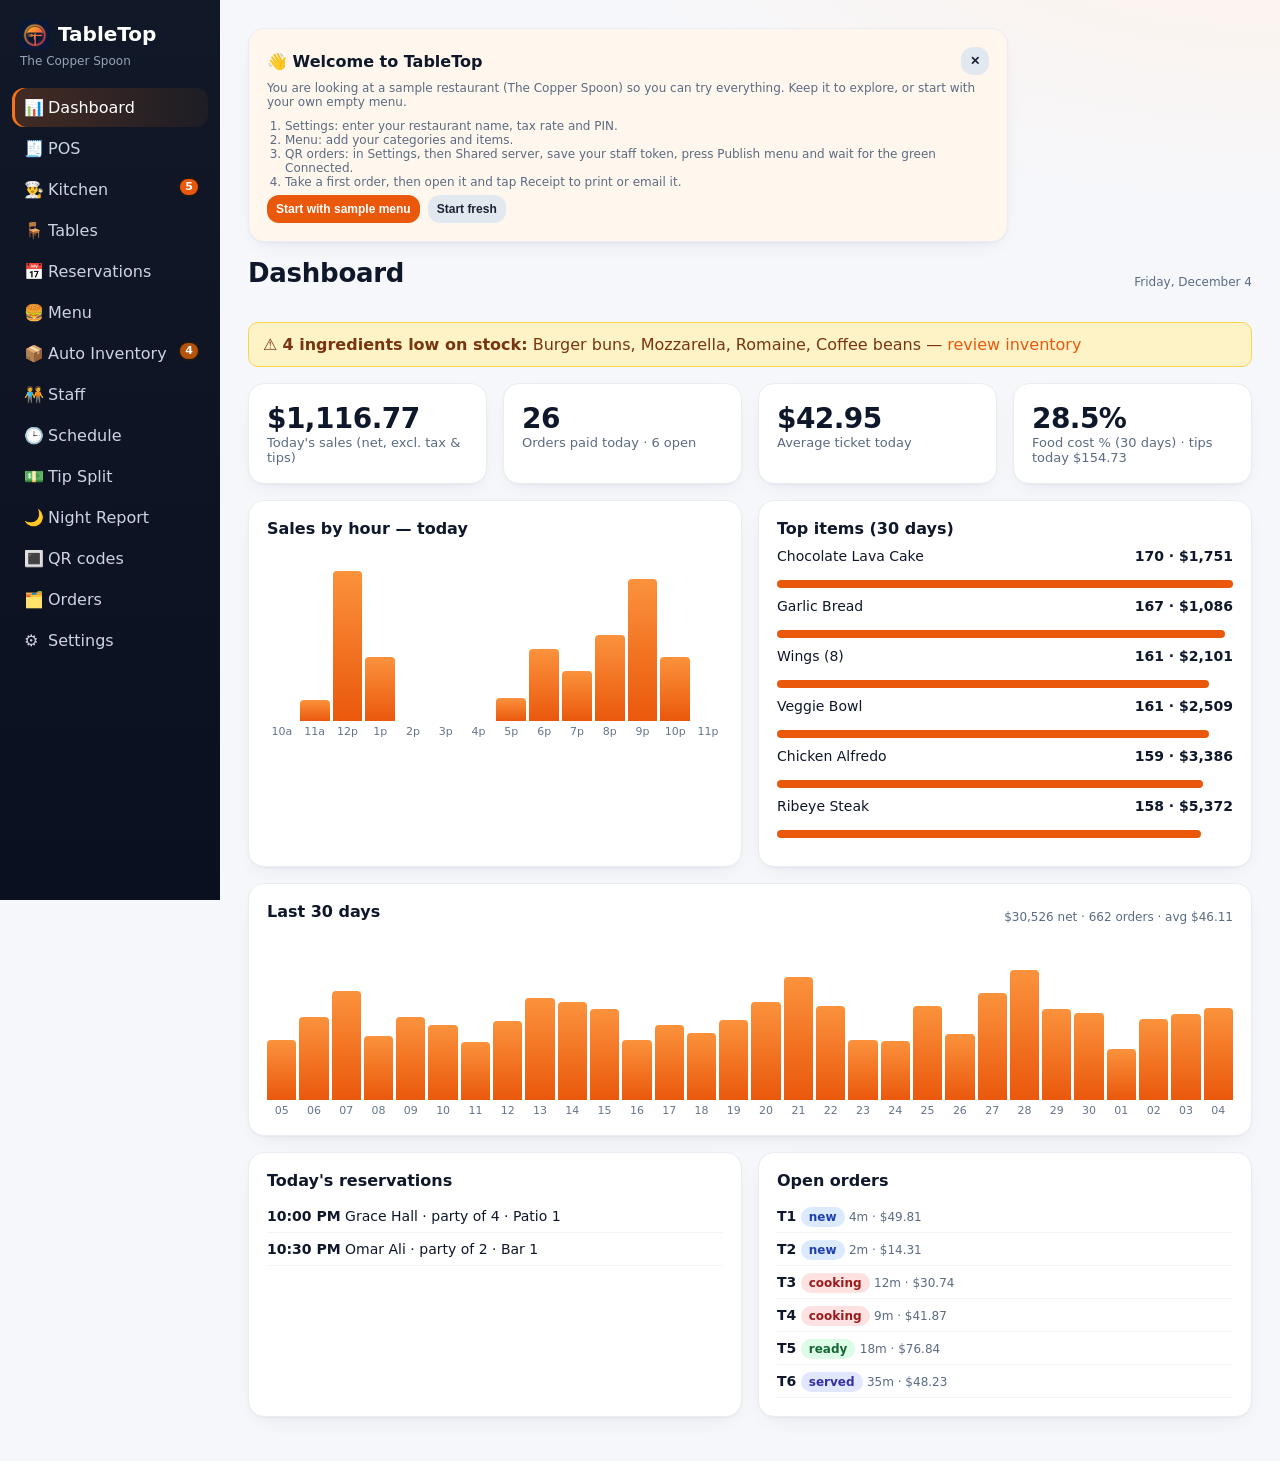
<file: app.html>
<!doctype html>
<html lang="en"><head><meta charset="utf-8"><meta name="viewport" content="width=device-width,initial-scale=1,viewport-fit=cover">
<meta http-equiv="Content-Security-Policy" content="default-src 'none'; style-src 'unsafe-inline'; script-src 'unsafe-inline'; img-src data: blob: 'self' https:; connect-src https://tabletop-server.tabletop-luca.workers.dev">
<title>TableTop — Restaurant Manager</title>
<link rel="icon" href="[data-uri]">
<style>*{box-sizing:border-box}body{margin:0;font-family:Inter,system-ui,-apple-system,Segoe UI,sans-serif;background:#f4f6fb;color:#1c2333}
a{color:#2563eb;text-decoration:none}.layout{display:flex;min-height:100vh}
nav{width:220px;background:#0f172a;color:#cbd5e1;padding:20px 12px;flex-shrink:0}nav h1{color:#fff;font-size:20px;margin:0 8px 4px}nav .dl{font-size:12px;margin:0 8px 20px;color:#94a3b8}
nav a{display:block;color:#cbd5e1;padding:10px 12px;border-radius:8px;margin-bottom:2px}nav a.active,nav a:hover{background:#1e293b;color:#fff}
nav .me{margin-top:30px;font-size:12px;padding:0 8px}main{flex:1;padding:28px;overflow:auto}
h2{margin:0 0 18px}.row{display:flex;gap:10px;flex-wrap:wrap;align-items:center;margin-bottom:16px}
.grid{display:grid;grid-template-columns:repeat(auto-fit,minmax(200px,1fr));gap:16px;margin-bottom:20px}
.card{background:#fff;border-radius:12px;padding:18px;box-shadow:0 1px 3px rgba(0,0,0,.08)}.stat .v{font-size:28px;font-weight:700}.stat .l{color:#64748b;font-size:13px}
table{width:100%;border-collapse:collapse;background:#fff;border-radius:12px;overflow:hidden;box-shadow:0 1px 3px rgba(0,0,0,.08)}
th,td{padding:10px 12px;text-align:left;border-bottom:1px solid #eef1f6;font-size:14px}th{background:#f8fafc;color:#64748b;font-weight:600;font-size:12px;text-transform:uppercase}
input,select,textarea{padding:9px 10px;border:1px solid #d6dbe6;border-radius:8px;font:inherit;background:#fff}textarea{width:100%;min-height:70px}
button{padding:9px 14px;border:0;border-radius:8px;background:#2563eb;color:#fff;font-weight:600;cursor:pointer}button.sec{background:#e2e8f0;color:#1c2333}button.danger{background:#dc2626}button.sm{padding:5px 9px;font-size:12px}
.badge{padding:3px 8px;border-radius:99px;font-size:12px;font-weight:600;background:#e2e8f0}.available,.won,.completed{background:#dcfce7;color:#166534}.reserved,.negotiating,.test_drive,.scheduled{background:#fef9c3;color:#854d0e}.sold,.lost,.cancelled,.no_show{background:#fee2e2;color:#991b1b}.new,.contacted{background:#dbeafe;color:#1e40af}
.modal{position:fixed;inset:0;background:rgba(15,23,42,.5);display:flex;align-items:center;justify-content:center;z-index:9}.modal .card{width:520px;max-width:95vw;max-height:90vh;overflow:auto}
.hidden{display:none!important}.form{display:grid;grid-template-columns:1fr 1fr;gap:10px}.form label{font-size:12px;color:#64748b;display:flex;flex-direction:column;gap:4px}.form .full{grid-column:1/-1}
.login{max-width:380px;margin:10vh auto}.login input{width:100%;margin-bottom:10px}.bar{height:10px;background:#2563eb;border-radius:4px}
.kanban{display:grid;grid-template-columns:repeat(6,minmax(160px,1fr));gap:10px;overflow:auto}.col{background:#e9edf5;border-radius:10px;padding:8px;min-height:120px}.col h4{margin:4px 4px 8px;font-size:12px;text-transform:uppercase;color:#475569}
.lead{background:#fff;border-radius:8px;padding:8px;margin-bottom:8px;font-size:13px;cursor:pointer;box-shadow:0 1px 2px rgba(0,0,0,.06)}.muted{color:#64748b;font-size:12px}
.thumb{width:56px;height:38px;object-fit:cover;border-radius:6px;background:#e2e8f0}.toast{position:fixed;bottom:20px;right:20px;background:#0f172a;color:#fff;padding:12px 16px;border-radius:8px}
.chart{display:flex;align-items:flex-end;gap:10px;height:160px}.chart div{flex:1;text-align:center;font-size:11px;color:#64748b}.chart .b{background:#2563eb;border-radius:4px 4px 0 0;margin-bottom:4px}
:root{--brand:#c2410c}body{-webkit-font-smoothing:antialiased}nav{background:#1c1917}nav a.active,nav a:hover{background:#292524}
button{background:var(--brand)}button.green{background:#16a34a}button.wide,.wide{width:100%}button:disabled{opacity:.5;cursor:not-allowed}a{color:var(--brand)}
nav{display:flex;flex-direction:column}nav .links{flex:1}nav a{position:relative}nav a span{display:inline-block;width:24px}nav em{font-style:normal}
.dot{position:absolute;right:10px;top:9px;background:#dc2626;color:#fff;border-radius:99px;font-size:11px;padding:1px 7px}.dot.blue{background:#2563eb}
.tw{overflow-x:auto;border-radius:12px;box-shadow:0 1px 3px rgba(0,0,0,.08);margin-bottom:8px}.tw table{box-shadow:none}
.btn{display:inline-block;padding:9px 14px;border-radius:8px;font-weight:600;cursor:pointer;font-size:14px;background:var(--brand);color:#fff;text-align:center}.btn.sec{background:#e2e8f0;color:#1c2333}.btn.sm{padding:5px 9px;font-size:12px}
h3{margin:0 0 10px;font-size:16px}.between{justify-content:space-between}.end{justify-content:flex-end}.nomb{margin-bottom:0}.grow{flex:1}.center{text-align:center;justify-content:center}.nowrap{white-space:nowrap}.small{font-size:12px;margin:4px 0}
.grid.two{grid-template-columns:repeat(auto-fit,minmax(320px,1fr))}.alert{background:#fef3c7;border:1px solid #fcd34d;color:#78350f;padding:12px 14px;border-radius:10px;margin-bottom:16px}.alert.ok{background:#dcfce7;border-color:#86efac;color:#14532d}
.li{padding:8px 0;border-bottom:1px solid #f1f5f9;font-size:14px}.hbar{margin-bottom:10px;font-size:14px}.bar{background:var(--brand);height:8px;margin-top:4px}
.chart{display:flex;align-items:flex-end;gap:3px}.chart>div{flex:1;display:flex;flex-direction:column;justify-content:flex-end;align-items:center;font-size:10px;min-width:0}.chart .b{flex:none!important;width:100%;background:linear-gradient(#fb923c,var(--brand));border-radius:4px 4px 0 0;margin:0}.chart span{margin-top:4px;white-space:nowrap}
.badge.free,.badge.okk,.badge.paid,.badge.seated{background:#dcfce7;color:#166534}.badge.occupied,.badge.low,.badge.cooking{background:#fee2e2;color:#991b1b}.badge.reserved,.badge.booked{background:#fef9c3;color:#854d0e}.badge.ready{background:#dcfce7;color:#166534}.badge.served{background:#e0e7ff;color:#3730a3}
.seg{display:inline-flex;background:#e2e8f0;border-radius:9px;padding:3px}.seg button{background:transparent;color:#334155;padding:7px 12px}.seg button.on{background:#fff;color:#0f172a;box-shadow:0 1px 2px rgba(0,0,0,.1)}
.tabs{display:flex;gap:6px;flex-wrap:wrap;margin:12px 0}.tabs button,.chip{background:#f1f5f9;color:#334155;border-radius:99px;padding:7px 14px}.tabs button.on,.chip.on{background:var(--brand);color:#fff}
.chips{display:flex;gap:6px;flex-wrap:wrap;align-items:center;margin-bottom:12px}.chip{font-size:13px;padding:6px 12px}
.pos{display:grid;grid-template-columns:1fr 380px;gap:16px;align-items:start}.items{display:grid;grid-template-columns:repeat(auto-fill,minmax(140px,1fr));gap:10px}
.item{background:#fff7ed;color:#431407;border:1px solid #fed7aa;padding:14px 10px;min-height:86px;display:flex;flex-direction:column;justify-content:space-between;text-align:left;border-radius:12px}.item:hover{background:#ffedd5}.item span{font-weight:700;color:var(--brand)}.item em{font-size:11px;font-style:normal;color:#9a3412;opacity:.7}.item.off{background:#f1f5f9;border-color:#e2e8f0;color:#94a3b8}
.pos-right{position:sticky;top:16px}.lines{max-height:42vh;overflow:auto;margin:10px 0;border-top:1px solid #f1f5f9}.line{display:flex;gap:8px;align-items:center;padding:9px 0;border-bottom:1px solid #f1f5f9;font-size:14px}
.qty{display:flex;align-items:center;gap:6px}.amt{width:70px;text-align:right;font-weight:600}button.x{background:transparent;color:#94a3b8;padding:4px}.note{font-size:12px;color:#b45309}
.tot>div{display:flex;justify-content:space-between;align-items:center;padding:5px 0;font-size:14px;gap:6px;flex-wrap:wrap}.tot .grand{font-size:22px;font-weight:800;border-top:2px solid #0f172a;margin-top:6px;padding-top:10px}.tiny{width:70px;padding:5px 6px}
.actions{display:grid;gap:8px;margin-top:12px}.actions button{padding:13px}
.k4{grid-template-columns:repeat(4,minmax(220px,1fr))}.col h4 span{background:#fff;border-radius:99px;padding:1px 8px;margin-left:4px}.kcard{background:#fff;border-radius:10px;padding:10px;margin-bottom:10px;box-shadow:0 1px 2px rgba(0,0,0,.08);border-left:5px solid #22c55e;font-size:14px}.kcard.warn{border-color:#f59e0b}.kcard.late{border-color:#dc2626;background:#fff5f5}
.kcard ul{padding-left:18px;margin:8px 0}.kcard li{margin-bottom:4px}.el{font-weight:700;font-variant-numeric:tabular-nums}
.floor{display:grid;grid-template-columns:repeat(auto-fill,minmax(170px,1fr));gap:14px}.tbl{background:#fff;border-radius:16px;padding:16px;text-align:center;border:3px solid #22c55e;box-shadow:0 1px 3px rgba(0,0,0,.08)}.tbl.occupied{border-color:#ef4444;background:#fff5f5}.tbl.reserved{border-color:#eab308;background:#fefce8}
.tn{font-size:22px;font-weight:800}.ts{text-transform:uppercase;font-size:12px;font-weight:700;letter-spacing:.05em;margin:6px 0}.tbl.free .ts{color:#16a34a}.tbl.occupied .ts{color:#dc2626}.tbl.reserved .ts{color:#a16207}
.switch{position:relative;display:inline-block;width:40px;height:22px}.switch input{display:none}.switch span{position:absolute;inset:0;background:#cbd5e1;border-radius:99px;cursor:pointer;transition:.2s}.switch span:before{content:'';position:absolute;width:16px;height:16px;left:3px;top:3px;background:#fff;border-radius:50%;transition:.2s}.switch input:checked+span{background:#16a34a}.switch input:checked+span:before{transform:translateX(18px)}
.mods{display:flex;flex-wrap:wrap;gap:6px;margin-top:6px}.chk{flex-direction:row!important;align-items:center;gap:6px!important;background:#f8fafc;border:1px solid #e2e8f0;padding:8px 10px;border-radius:8px;color:#1c2333!important;font-size:14px!important;cursor:pointer}
.lowrow td{background:#fff7f7}.receipt{font-family:ui-monospace,Menlo,Consolas,monospace;font-size:13px;max-width:320px;margin:0 auto 14px}.receipt h3{text-align:center;font-size:18px;margin-bottom:4px}.receipt>div{text-align:center}.receipt .rl{display:flex;justify-content:space-between;text-align:left}.receipt .rm{text-align:left;padding-left:16px;color:#555}.receipt .big{font-weight:800;font-size:16px}.receipt hr{border:0;border-top:1px dashed #999}
#print{display:none}code{background:#f1f5f9;padding:1px 5px;border-radius:4px}
@media print{body>*{display:none!important}#print{display:block!important}.receipt{max-width:none}}
@media(max-width:1000px){.pos{grid-template-columns:1fr}.pos-right{position:static}.k4{grid-template-columns:repeat(4,240px)}}
@media(max-width:760px){.layout{flex-direction:column}nav{width:100%;height:auto;padding:8px;flex-direction:row;align-items:center;gap:6px;position:sticky;top:0;z-index:5;overflow-x:auto}
 nav .brand h1{font-size:15px;margin:0;white-space:nowrap}nav .brand .dl{display:none}nav .links{display:flex;gap:2px}nav a{padding:8px 9px;white-space:nowrap;margin:0}nav em{display:none}nav a span{width:auto;font-size:18px}.dot{top:0;right:0;font-size:9px;padding:0 5px}
 main{padding:12px}.form{grid-template-columns:1fr}.grid{grid-template-columns:1fr 1fr!important}.grid.two{grid-template-columns:1fr!important}.stat .v{font-size:20px}h2{font-size:20px}.items{grid-template-columns:repeat(2,1fr)}.floor{grid-template-columns:repeat(2,1fr)}.chart span{font-size:8px}}
:root{--brand:#c2410c}body{-webkit-font-smoothing:antialiased}nav{background:#1c1917}nav a.active,nav a:hover{background:#292524}
button{background:var(--brand)}button.green{background:#16a34a}button.wide,.wide{width:100%}button:disabled{opacity:.5;cursor:not-allowed}a{color:var(--brand)}
nav{display:flex;flex-direction:column}nav .links{flex:1}nav a{position:relative}nav a span{display:inline-block;width:24px}nav em{font-style:normal}
.dot{position:absolute;right:10px;top:9px;background:#dc2626;color:#fff;border-radius:99px;font-size:11px;padding:1px 7px}.dot.blue{background:#2563eb}
.tw{overflow-x:auto;border-radius:12px;box-shadow:0 1px 3px rgba(0,0,0,.08);margin-bottom:8px}.tw table{box-shadow:none}
.btn{display:inline-block;padding:9px 14px;border-radius:8px;font-weight:600;cursor:pointer;font-size:14px;background:var(--brand);color:#fff;text-align:center}.btn.sec{background:#e2e8f0;color:#1c2333}.btn.sm{padding:5px 9px;font-size:12px}
h3{margin:0 0 10px;font-size:16px}.between{justify-content:space-between}.end{justify-content:flex-end}.nomb{margin-bottom:0}.grow{flex:1}.center{text-align:center;justify-content:center}.nowrap{white-space:nowrap}.small{font-size:12px;margin:4px 0}
.grid.two{grid-template-columns:repeat(auto-fit,minmax(320px,1fr))}.alert{background:#fef3c7;border:1px solid #fcd34d;color:#78350f;padding:12px 14px;border-radius:10px;margin-bottom:16px}.alert.ok{background:#dcfce7;border-color:#86efac;color:#14532d}
.li{padding:8px 0;border-bottom:1px solid #f1f5f9;font-size:14px}.hbar{margin-bottom:10px;font-size:14px}.bar{background:var(--brand);height:8px;margin-top:4px}
.chart{display:flex;align-items:flex-end;gap:3px}.chart>div{flex:1;display:flex;flex-direction:column;justify-content:flex-end;align-items:center;font-size:10px;min-width:0}.chart .b{flex:none!important;width:100%;background:linear-gradient(#fb923c,var(--brand));border-radius:4px 4px 0 0;margin:0}.chart span{margin-top:4px;white-space:nowrap}
.badge.free,.badge.okk,.badge.paid,.badge.seated{background:#dcfce7;color:#166534}.badge.occupied,.badge.low,.badge.cooking{background:#fee2e2;color:#991b1b}.badge.reserved,.badge.booked{background:#fef9c3;color:#854d0e}.badge.ready{background:#dcfce7;color:#166534}.badge.served{background:#e0e7ff;color:#3730a3}
.seg{display:inline-flex;background:#e2e8f0;border-radius:9px;padding:3px}.seg button{background:transparent;color:#334155;padding:7px 12px}.seg button.on{background:#fff;color:#0f172a;box-shadow:0 1px 2px rgba(0,0,0,.1)}
.tabs{display:flex;gap:6px;flex-wrap:wrap;margin:12px 0}.tabs button,.chip{background:#f1f5f9;color:#334155;border-radius:99px;padding:7px 14px}.tabs button.on,.chip.on{background:var(--brand);color:#fff}
.chips{display:flex;gap:6px;flex-wrap:wrap;align-items:center;margin-bottom:12px}.chip{font-size:13px;padding:6px 12px}
.pos{display:grid;grid-template-columns:1fr 380px;gap:16px;align-items:start}.items{display:grid;grid-template-columns:repeat(auto-fill,minmax(140px,1fr));gap:10px}
.item{background:#fff7ed;color:#431407;border:1px solid #fed7aa;padding:14px 10px;min-height:86px;display:flex;flex-direction:column;justify-content:space-between;text-align:left;border-radius:12px}.item:hover{background:#ffedd5}.item span{font-weight:700;color:var(--brand)}.item em{font-size:11px;font-style:normal;color:#9a3412;opacity:.7}.item.off{background:#f1f5f9;border-color:#e2e8f0;color:#94a3b8}
.pos-right{position:sticky;top:16px}.lines{max-height:42vh;overflow:auto;margin:10px 0;border-top:1px solid #f1f5f9}.line{display:flex;gap:8px;align-items:center;padding:9px 0;border-bottom:1px solid #f1f5f9;font-size:14px}
.qty{display:flex;align-items:center;gap:6px}.amt{width:70px;text-align:right;font-weight:600}button.x{background:transparent;color:#94a3b8;padding:4px}.note{font-size:12px;color:#b45309}
.tot>div{display:flex;justify-content:space-between;align-items:center;padding:5px 0;font-size:14px;gap:6px;flex-wrap:wrap}.tot .grand{font-size:22px;font-weight:800;border-top:2px solid #0f172a;margin-top:6px;padding-top:10px}.tiny{width:70px;padding:5px 6px}
.actions{display:grid;gap:8px;margin-top:12px}.actions button{padding:13px}
.k4{grid-template-columns:repeat(4,minmax(220px,1fr))}.col h4 span{background:#fff;border-radius:99px;padding:1px 8px;margin-left:4px}.kcard{background:#fff;border-radius:10px;padding:10px;margin-bottom:10px;box-shadow:0 1px 2px rgba(0,0,0,.08);border-left:5px solid #22c55e;font-size:14px}.kcard.warn{border-color:#f59e0b}.kcard.late{border-color:#dc2626;background:#fff5f5}
.kcard ul{padding-left:18px;margin:8px 0}.kcard li{margin-bottom:4px}.el{font-weight:700;font-variant-numeric:tabular-nums}
.floor{display:grid;grid-template-columns:repeat(auto-fill,minmax(170px,1fr));gap:14px}.tbl{background:#fff;border-radius:16px;padding:16px;text-align:center;border:3px solid #22c55e;box-shadow:0 1px 3px rgba(0,0,0,.08)}.tbl.occupied{border-color:#ef4444;background:#fff5f5}.tbl.reserved{border-color:#eab308;background:#fefce8}
.tn{font-size:22px;font-weight:800}.ts{text-transform:uppercase;font-size:12px;font-weight:700;letter-spacing:.05em;margin:6px 0}.tbl.free .ts{color:#16a34a}.tbl.occupied .ts{color:#dc2626}.tbl.reserved .ts{color:#a16207}
.switch{position:relative;display:inline-block;width:40px;height:22px}.switch input{display:none}.switch span{position:absolute;inset:0;background:#cbd5e1;border-radius:99px;cursor:pointer;transition:.2s}.switch span:before{content:'';position:absolute;width:16px;height:16px;left:3px;top:3px;background:#fff;border-radius:50%;transition:.2s}.switch input:checked+span{background:#16a34a}.switch input:checked+span:before{transform:translateX(18px)}
.mods{display:flex;flex-wrap:wrap;gap:6px;margin-top:6px}.chk{flex-direction:row!important;align-items:center;gap:6px!important;background:#f8fafc;border:1px solid #e2e8f0;padding:8px 10px;border-radius:8px;color:#1c2333!important;font-size:14px!important;cursor:pointer}
.lowrow td{background:#fff7f7}.receipt{font-family:ui-monospace,Menlo,Consolas,monospace;font-size:13px;max-width:320px;margin:0 auto 14px}.receipt h3{text-align:center;font-size:18px;margin-bottom:4px}.receipt>div{text-align:center}.receipt .rl{display:flex;justify-content:space-between;text-align:left}.receipt .rm{text-align:left;padding-left:16px;color:#555}.receipt .big{font-weight:800;font-size:16px}.receipt hr{border:0;border-top:1px dashed #999}
#print{display:none}code{background:#f1f5f9;padding:1px 5px;border-radius:4px}
@media print{body>*{display:none!important}#print{display:block!important}.receipt{max-width:none}}
@media(max-width:1000px){.pos{grid-template-columns:1fr}.pos-right{position:static}.k4{grid-template-columns:repeat(4,240px)}}
@media(max-width:760px){.layout{flex-direction:column}nav{width:100%;height:auto;padding:8px;flex-direction:row;align-items:center;gap:6px;position:sticky;top:0;z-index:5;overflow-x:auto}
 nav .brand h1{font-size:15px;margin:0;white-space:nowrap}nav .brand .dl{display:none}nav .links{display:flex;gap:2px}nav a{padding:8px 9px;white-space:nowrap;margin:0}nav em{display:none}nav a span{width:auto;font-size:18px}.dot{top:0;right:0;font-size:9px;padding:0 5px}
 main{padding:12px}.form{grid-template-columns:1fr}.grid{grid-template-columns:1fr 1fr!important}.grid.two{grid-template-columns:1fr!important}.stat .v{font-size:20px}h2{font-size:20px}.items{grid-template-columns:repeat(2,1fr)}.floor{grid-template-columns:repeat(2,1fr)}.chart span{font-size:8px}}
/* ---- v2 ---- */
.tags{display:flex;flex-wrap:wrap;gap:3px;margin:3px 0}.tag{font-size:10px;font-weight:700;padding:1px 7px;border-radius:99px;background:#e2e8f0;color:#334155;white-space:nowrap}
.tag.good{background:#dcfce7;color:#166534}.tag.warn{background:#fee2e2;color:#991b1b}.tag.hot{background:#ffedd5;color:#9a3412}.tag.custom{background:#ede9fe;color:#5b21b6}
.item .tags{margin:2px 0}.allg{background:#fee2e2;color:#991b1b;font-weight:700;font-size:12px;padding:4px 8px;border-radius:6px;margin:6px 0}
.pfilter{display:flex;flex-wrap:wrap;gap:5px;align-items:center;margin:0 0 10px;font-size:13px}.pfilter .chip{font-size:12px;padding:4px 10px}
.warnbar{position:fixed;top:0;left:0;right:0;z-index:99;background:#b91c1c;color:#fff;padding:10px 14px;display:flex;gap:10px;align-items:center;justify-content:center;flex-wrap:wrap;font-size:14px}.warnbar button{background:#fff;color:#b91c1c}
table.sched th,table.sched td{text-align:center;vertical-align:top;min-width:92px}table.sched td:first-child,table.sched th:first-child{text-align:left}.sched .today{background:#fff7ed}
.shift{display:block;width:100%;margin:0 0 4px;padding:5px 4px;font-size:12px;background:#ffedd5;color:#7c2d12;border:1px solid #fed7aa;border-radius:8px;line-height:1.2}.shift small{display:block;font-weight:400;opacity:.75}.shift.clash{background:#fee2e2;border-color:#f87171;color:#991b1b}
.addsh{background:transparent;color:#94a3b8;border:1px dashed #cbd5e1;padding:2px 8px;font-size:13px;border-radius:6px}.addsh:hover{color:var(--brand);border-color:var(--brand)}tr.tfoot td{background:#f8fafc}
.rpt{font-size:13px}.rpt h3{font-size:18px;margin-bottom:2px}table.rt{width:100%;margin:12px 0;box-shadow:none;border:1px solid #e2e8f0}table.rt th,table.rt td{padding:6px 10px;border-bottom:1px solid #e2e8f0}table.rt td:last-child,table.rt th:last-child{text-align:right}.sig{margin-top:24px}
.badge.trained{background:#fef3c7;color:#92400e}.v.big{font-size:44px;font-weight:800}
.qprog{height:6px;background:#e2e8f0;border-radius:99px;margin-bottom:14px}.qprog div{height:100%;background:var(--brand);border-radius:99px}.qch{display:grid;gap:8px;margin:12px 0}
.qc{background:#f8fafc;color:#0f172a;border:2px solid #e2e8f0;text-align:left;padding:12px 14px;font-weight:500}.qc:hover:not(:disabled){border-color:var(--brand)}.qc.right{background:#dcfce7;border-color:#16a34a}.qc.wrong{background:#fee2e2;border-color:#dc2626}.qc:disabled{cursor:default}
.fb{padding:10px 14px;border-radius:8px;margin:8px 0;font-weight:600}.fb.ok{background:#dcfce7;color:#14532d}.fb.bad{background:#fee2e2;color:#7f1d1d}
@media print{.rpt{font-size:12px;color:#000}table.rt{border-color:#999}}

/* ===== polish pass (MacBook / Safari / Retina) ===== */
:root{color-scheme:light}
body{font-family:-apple-system,BlinkMacSystemFont,"SF Pro Text","Inter",system-ui,"Segoe UI",Roboto,sans-serif;-webkit-text-size-adjust:100%;text-rendering:optimizeLegibility}
@media(min-width:761px){nav{position:-webkit-sticky;position:sticky;top:0;height:100vh;align-self:flex-start;overflow-y:auto;overscroll-behavior:contain}}
.layout{align-items:flex-start}main{min-width:0;align-self:stretch}
/* focus + hover states */
a:focus-visible,button:focus-visible,input:focus-visible,select:focus-visible,textarea:focus-visible,[tabindex]:focus-visible{outline:2px solid #ea580c;outline-offset:2px}
nav a:focus-visible{outline-color:#fdba74;outline-offset:-2px}
input:focus,select:focus,textarea:focus{border-color:#ea580c;box-shadow:0 0 0 3px rgba(234,88,12,.15);outline:none}
input:focus-visible,select:focus-visible,textarea:focus-visible{outline:none}
button,.btn,select{transition:filter .12s,background-color .12s,transform .06s,box-shadow .12s}
button:hover:not(:disabled):not(.item):not(.qc){filter:brightness(1.08)}button:active:not(:disabled){transform:translateY(1px)}
button.sec:hover:not(:disabled){filter:none;background:#cbd5e1}
select{cursor:pointer}input[type=checkbox],input[type=radio]{accent-color:#c2410c}
.item:hover:not(:disabled){box-shadow:0 3px 10px rgba(194,65,12,.18);transform:translateY(-1px)}
.tbl{transition:box-shadow .12s,transform .06s}.tbl:hover{box-shadow:0 3px 10px rgba(0,0,0,.12)}
table tr:hover td{background-color:rgba(15,23,42,.025)}table.sched tr:hover td,table.rt tr:hover td{background-color:transparent}
.card{box-shadow:0 1px 3px rgba(15,23,42,.08),0 1px 2px rgba(15,23,42,.04)}
/* spacing consistency */
.grid.two,.grid{margin-bottom:16px}.card+.card{margin-top:0}main>.card,main>.tw{margin-bottom:16px}
main>h2,main>.row.between>h2{letter-spacing:-.01em}
.dash-gap{margin-bottom:16px}
/* sizes + readability on Retina (min 11px, 28px targets, darker small gray text) */
.tag{font-size:11px}.chart span,.chart small,.chart>div>span{font-size:11px;color:#64748b}
.shift small,small{font-size:11px}
button.sm,.btn.sm,.chip{min-height:28px}
.addsh{min-height:26px;color:#64748b}
.muted,.stat .l{color:#5b6b82}
::placeholder{color:#8895a7}
/* toast */
.toast{box-shadow:0 8px 24px rgba(15,23,42,.28);font-size:14px;max-width:min(420px,calc(100vw - 40px));z-index:200}
/* schedule: fit 13" screens without a clipped last column */
table.sched th,table.sched td{min-width:78px;padding:8px 5px}table.sched td:first-child,table.sched th:first-child{min-width:120px}
.tw{-webkit-overflow-scrolling:touch}
/* modal */
#modal .card{max-height:calc(100vh - 40px);overflow:auto;overscroll-behavior:contain}
@media print{nav,.toast,#savewarn{display:none!important}main{padding:0}.rpt table{page-break-inside:auto}.rpt tr{page-break-inside:avoid}@page{margin:14mm}}
/* empty states */
p.empty{text-align:center;padding:22px 10px;font-size:14px;border:1px dashed #cbd5e1;border-radius:10px;background:#f8fafc;margin:8px 0}
td.muted[colspan]{text-align:center;padding:28px 10px;font-size:14px}
.ttq-u{font-size:11px!important}
/* ===== quick-fix round ===== */
/* save-failed bar sits in the page flow (sticky) and pushes nav/content down instead of covering the logo */
:root{--wbh:0px}
.warnbar{position:-webkit-sticky;position:sticky;top:0}
@media(min-width:761px){nav{top:var(--wbh);height:calc(100vh - var(--wbh))}}
@media(max-width:760px){nav{top:var(--wbh)}}
/* POS ticket panel stays in view while the menu scrolls (main must not be its own scroll container here) */
body[data-page=pos] main{overflow:visible}
.pos-right{top:16px;max-height:calc(100vh - 32px);overflow-y:auto;align-self:start}
@media(max-width:1000px){.pos-right{max-height:none;overflow:visible}}
/* restock amount input */
input.tiny[data-restock-amt]{width:104px}
.backup-note{margin:10px 0 0;padding:8px 10px;background:#fffbeb;border:1px solid #fde68a;border-radius:8px;color:#78350f}
/* schedule: hours/labor/action columns no wider than needed; tighter on ~1024px windows */
table.sched th:nth-last-child(3),table.sched td:nth-last-child(3){min-width:48px}table.sched th:nth-last-child(2),table.sched td:nth-last-child(2){min-width:72px}table.sched th:last-child,table.sched td:last-child{min-width:0;white-space:nowrap}
@media(min-width:761px) and (max-width:1100px){nav{width:206px;padding:20px 8px}nav a{padding:10px 8px}nav em{right:6px}main{padding:18px}table.sched th,table.sched td{min-width:60px;padding:8px 3px}table.sched td:first-child,table.sched th:first-child{min-width:104px}table.sched td:first-child .muted{font-size:11px}.shift{font-size:11px;padding:5px 2px}}
/* guest-phone orders waiting (only shown when a shared server + staff token are set) */
.qrwait{margin:0 0 14px}.qrwait h4{margin:0 0 8px}.qrnone{margin:0 0 10px}
.qrcard{background:#fff7ed;border:2px solid #fb923c;border-radius:10px;padding:10px 12px;margin:0 0 8px;max-width:520px}.qrcard ul{margin:6px 0;padding-left:18px}
.qrerr{margin:0 0 8px;padding:8px 10px;background:#fef2f2;border:1px solid #fecaca;border-radius:8px;color:#991b1b}
.qrerr a{color:inherit;font-weight:700;padding:12px 2px}  /* bigger tap area on phones; inline padding does not change the line height */
.firstrun,.firstmenu{border:2px solid #fb923c;background:#fff7ed;margin:0 0 14px;max-width:760px}.firstrun .muted,.firstmenu .muted{margin:6px 0 10px}.firstrun .row,.firstmenu .row{gap:8px;flex-wrap:wrap}
/* phones/tablets: 16px form text stops iOS Safari zooming on focus; 40px+ tap targets on touch screens */
@media (max-width:760px){input:not([type=checkbox]):not([type=radio]),select,textarea{font-size:16px}}
@media (pointer:coarse),(max-width:760px){button,button.sm,.btn,.btn.sm,.chip,select{min-height:40px}button.x{min-width:40px}}

/* POS on phones: compact item grid + sticky jump-to-ticket bar */
.posbar{display:none}
@media(max-width:700px){.pos .items{grid-template-columns:repeat(auto-fill,minmax(105px,1fr));gap:8px}.pos .item{padding:8px}.posbar{display:block;position:sticky;bottom:8px;z-index:20;width:100%;margin:8px 0;padding:12px;font-weight:700;box-shadow:0 4px 14px rgba(0,0,0,.25)}.pos-right{scroll-margin-top:8px}}

/* ===== Modern refresh (2026-10-29) ===== */
:root{--brand:#ea580c;--brand2:#f97316;--ink:#0f172a;--line:#e9edf3;--r:16px}
body{background:radial-gradient(1200px 600px at 100% -10%,#fff1e6 0,transparent 60%),#f6f7fb;color:var(--ink)}
nav{background:linear-gradient(180deg,#111827,#0b1020)}
nav a{border-radius:12px;transition:background .15s,color .15s}
nav a.active{background:linear-gradient(90deg,rgba(249,115,22,.22),rgba(249,115,22,.06));color:#fff;box-shadow:inset 3px 0 0 var(--brand2)}
nav a:hover{background:rgba(255,255,255,.06)}
main h2{font-size:26px;font-weight:800;letter-spacing:-.02em}
.card,table{border-radius:var(--r);border:1px solid var(--line);box-shadow:0 1px 2px rgba(16,24,40,.04),0 8px 24px -12px rgba(16,24,40,.12)}
.stat .v{font-weight:800;letter-spacing:-.02em}
button{border-radius:12px;font-weight:600;transition:transform .08s,filter .15s}
button:hover{filter:brightness(1.05)}button:active{transform:scale(.97)}
input,select,textarea{border-radius:12px;border-color:var(--line)}
input:focus,select:focus,textarea:focus{outline:none;border-color:var(--brand2);box-shadow:0 0 0 4px rgba(249,115,22,.15)}
.item{border-radius:14px;transition:transform .1s,box-shadow .15s}.item:not(.off):hover{transform:translateY(-2px);box-shadow:0 10px 20px -10px rgba(16,24,40,.25)}
@media(max-width:760px){
 nav{position:fixed;top:auto;bottom:0;left:0;right:0;z-index:50;padding:6px 6px calc(6px + env(safe-area-inset-bottom));background:rgba(17,24,39,.94);backdrop-filter:blur(12px);-webkit-backdrop-filter:blur(12px);box-shadow:0 -8px 24px rgba(0,0,0,.18)}
 nav .brand,nav .me{display:none}
 nav a{display:flex;flex-direction:column;align-items:center;padding:6px 10px;min-width:62px;gap:2px}
 nav a em{display:block;font-size:10px}nav a.active{box-shadow:none;background:rgba(249,115,22,.22)}
 main{padding:16px 14px 96px}
 .posbar{bottom:calc(84px + env(safe-area-inset-bottom))}
}
/* QA phone fixes: modals sit above the bottom tab bar; small inputs reach 40px tap height */
@media(max-width:760px){.modal{z-index:60}.modal .card{max-height:calc(100vh - 32px)}input.tiny{min-height:40px}}
/* settings v2 */
.setnav{display:flex;gap:6px;overflow-x:auto;padding:4px 0 12px;position:sticky;top:0;z-index:5;background:inherit;-webkit-overflow-scrolling:touch}.setnav .chip{white-space:nowrap;flex:none}
.setgrid{align-items:start}.setc{scroll-margin-top:56px}.seth{display:flex;gap:12px;align-items:center;margin-bottom:12px}.seth h3{margin:0}.seti{font-size:22px;width:42px;height:42px;display:grid;place-items:center;border-radius:12px;background:#fff7ed;flex:none}
.logorow{display:flex;gap:12px;align-items:center}.logoprev{width:64px;height:64px;border-radius:14px;border:1px solid #e2e8f0;display:grid;place-items:center;overflow:hidden;background:#f8fafc;font-size:28px;flex:none}.logoprev img{width:100%;height:100%;object-fit:contain}
.hours{display:grid;gap:6px;margin-top:6px}.hrow{display:grid;grid-template-columns:42px 1fr auto 1fr auto;gap:6px;align-items:center}.hrow input[type=time]{min-width:0}
.stlist{display:grid;gap:8px;margin-bottom:10px}.strow{display:flex;gap:8px;align-items:center;padding:10px 12px;border:1px solid #e2e8f0;border-radius:12px}.badge.role{background:#ffedd5;color:#9a3412}
.tnames{display:grid;grid-template-columns:repeat(auto-fill,minmax(130px,1fr));gap:8px}
.navlogo{width:26px;height:26px;border-radius:6px;object-fit:contain;vertical-align:middle}.receipt .rlogo{display:block;max-width:90px;max-height:90px;margin:0 auto 6px}.receipt .rch{font-style:italic}
input[type=color]{height:42px;padding:2px;min-width:70px}
@media(max-width:640px){.hrow{grid-template-columns:36px 1fr auto 1fr;}.hrow .chk{grid-column:2/-1}.strow{flex-wrap:wrap}.strow .grow{flex-basis:100%}}
/* settings page: keep Save buttons above the phone tab bar */
@media(max-width:760px){.setgrid{padding-bottom:calc(120px + env(safe-area-inset-bottom))}#set-data{margin-bottom:24px}}
.qrcalls{background:#fef2f2;border:2px solid #ef4444;border-radius:10px;padding:10px 12px;margin:0 0 10px;max-width:520px}.qrcalls h4{margin:0 0 6px}.qrcall{gap:8px;padding:4px 0;flex-wrap:wrap}
img.thumb{width:40px;height:40px;object-fit:cover;border-radius:8px;float:left;margin:0 8px 0 0;background:#f1f5f9}
img.thumb.pos{float:none;display:block;width:100%;height:64px;margin:0 0 6px;border-radius:8px}
img.thumb.big{float:none;width:120px;height:120px;margin:4px 0}

/* count badges: small accent pill, hidden at 0 */
nav a .dot{background:var(--brand);color:#fff;font:700 11px/16px system-ui,sans-serif;min-width:16px;text-align:center;padding:0 5px;box-shadow:0 0 0 2px #1c1917}nav a .dot.call{right:auto;left:26px;background:#0f766e}nav a .dot.warn{background:#b45309}.dot.inl{position:static;display:inline-block;vertical-align:2px;margin-left:4px;background:var(--brand);color:#fff;font:700 11px/16px system-ui,sans-serif;min-width:16px;text-align:center;padding:0 6px;border-radius:99px}
/* Settings on phones: no sideways scroll. Grid items and form fields may shrink below their natural width (opening-hours time inputs and the logo file input were ~440px wide and pushed every Settings card off the right edge). */
.setgrid>*,.form>*,.logorow .grow{min-width:0}.hrow input[type=time],.logorow input[type=file]{width:100%;max-width:100%}
@media(max-width:640px){.hrow{grid-template-columns:36px minmax(0,1fr) auto minmax(0,1fr);gap:4px}.hrow input[type=time]{padding:10px 4px 10px 8px;font-size:15px}}
@media(max-width:360px){.hrow{grid-template-columns:minmax(0,1fr) auto minmax(0,1fr)}.hrow>b,.hrow .chk{grid-column:1/-1}}
/* TableTop phone layout. Active only at <=760px. */
#tt-tabbar,#tt-undo{display:none}
@media (max-width:760px){
  html.tt-mobile body{padding-bottom:calc(72px + env(safe-area-inset-bottom))}
  html.tt-mobile.tt-tabbar-on nav:not(#tt-tabbar){display:none}
  #tt-tabbar{display:flex;position:fixed;left:0;right:0;bottom:0;z-index:50;background:#fff;border-top:1px solid #ddd;padding-bottom:env(safe-area-inset-bottom)}
  #tt-tabbar a{flex:1;display:flex;flex-direction:column;align-items:center;justify-content:center;min-height:60px;text-decoration:none;color:#555;font-size:12px}
  #tt-tabbar a span{font-size:22px}
  #tt-tabbar a.on{color:#0a7;font-weight:700}
  html.tt-mobile button,html.tt-mobile .btn{min-height:48px;min-width:48px;font-size:16px}
  html.tt-mobile .pos-right{order:-1}
  html.tt-mobile .kanban{display:flex;overflow-x:auto;scroll-snap-type:x mandatory;gap:12px}
  html.tt-mobile .kanban .col{flex:0 0 88vw;scroll-snap-align:start}
  html.tt-mobile .kcard,html.tt-mobile .lines .line{touch-action:pan-y;transition:transform .2s}
  html.tt-mobile .tt-swiping{transition:none}
  #tt-undo{display:flex;position:fixed;left:12px;right:12px;bottom:calc(80px + env(safe-area-inset-bottom));z-index:60;background:#222;color:#fff;border-radius:10px;padding:10px 14px;align-items:center;justify-content:space-between}
  #tt-undo[hidden]{display:none}
  #tt-undo button{background:none;color:#5fd;border:0;font-weight:700}
}
/* QA phone fixes: readable chart labels, 44px tap areas, no clipped link rows */
@media (max-width:760px){
  .chart{overflow-x:auto;-webkit-overflow-scrolling:touch}
  .chart>div{min-width:26px}
  .chart span,.chart>div{font-size:12px!important}
  .alert a,main p a,main td a,.card a:not(.btn){display:inline-block;min-height:44px;line-height:44px;padding:0 4px}
  .links:not(nav .links){display:flex;flex-wrap:wrap;gap:6px;max-width:100%}
  nav .links{overflow-x:auto;-webkit-overflow-scrolling:touch;max-width:100vw}
}
/* dark mode: kitchen cards and POS tabs were white with light text */
html.tt-dark .kcard{background:#1f2937;color:#e2e8f0}
html.tt-dark .seg{background:#0f172a}html.tt-dark .seg button{background:transparent;color:#cbd5e1}html.tt-dark .seg button.on{background:#334155;color:#fff}
</style></head>
<body><div id="app"></div><div id="modal" class="modal hidden"><div class="card" id="modal-body"></div></div><div id="toast" class="toast hidden"></div><div id="print"></div>
<script>
/* ===== inlined module: modules/inventory.js ===== */
/*! TableTop Auto Inventory module (plain script, no dependencies, works offline).
 *  Exposes one global: window.TTInventory (or globalThis in node).
 *  Own localStorage key: "tabletop_inventory" (never touches orders/menu data).
 *  See INVENTORY_README.md for how to merge into TableTop.html. */
(function (root) {
  'use strict';
  var KEY = 'tabletop_inventory';
  var MAX_APPLIED = 500, MAX_LOG = 200;

  // ---------- helpers ----------
  function esc(s) {
    return String(s == null ? '' : s).replace(/[&<>"']/g, function (c) {
      return { '&': '&amp;', '<': '&lt;', '>': '&gt;', '"': '&quot;', "'": '&#39;' }[c];
    });
  }
  function num(v) { var n = parseFloat(v); return isFinite(n) && n > 0 ? Math.round(n * 1000) / 1000 : 0; }
  function round(n) { return Math.round(n * 1000) / 1000; }
  function clean(s, max) { return String(s == null ? '' : s).replace(/[\u0000-\u001f]/g, ' ').trim().slice(0, max || 60); }
  function fresh() { return { v: 1, seq: 1, ingredients: [], recipes: {}, applied: {}, deducted: {}, appliedOrder: [], log: [] }; }

  // ---------- state & persistence ----------
  var state = fresh();
  var saveError = '';          // non-empty when the last save failed
  var listeners = [];          // functions called after any change
  var store = function () { try { return root.localStorage || null; } catch (e) { return null; } };

  function load() {
    var s = store(), raw = null;
    if (!s) { saveError = 'localStorage is not available - inventory will not be saved.'; return; }
    try { raw = s.getItem(KEY); } catch (e) { saveError = 'Could not read saved inventory: ' + e.message; return; }
    if (!raw) return;
    try {
      var d = JSON.parse(raw), f = fresh();
      if (d && typeof d === 'object') {
        state = {
          v: 1, seq: +d.seq > 0 ? +d.seq : 1,
          ingredients: Array.isArray(d.ingredients) ? d.ingredients.filter(function (i) { return i && i.id; }) : [],
          recipes: d.recipes && typeof d.recipes === 'object' ? d.recipes : f.recipes,
          applied: d.applied && typeof d.applied === 'object' ? d.applied : f.applied,
          deducted: d.deducted && typeof d.deducted === 'object' ? d.deducted : f.deducted,
          appliedOrder: Array.isArray(d.appliedOrder) ? d.appliedOrder : f.appliedOrder,
          log: Array.isArray(d.log) ? d.log : f.log
        };
      }
    } catch (e) { saveError = 'Saved inventory was unreadable and was ignored: ' + e.message; state = fresh(); }
  }
  function save() {
    var s = store();
    if (!s) { saveError = 'localStorage is not available - inventory is NOT being saved.'; return false; }
    try { s.setItem(KEY, JSON.stringify(state)); saveError = ''; return true; }
    catch (e) { saveError = 'Could not save inventory (storage full or blocked): ' + (e && e.message || e); return false; }
  }
  function changed() { save(); for (var i = 0; i < listeners.length; i++) { try { listeners[i](); } catch (e) {} } }
  function log(msg) { state.log.unshift({ t: Date.now(), m: clean(msg, 200) }); if (state.log.length > MAX_LOG) state.log.length = MAX_LOG; }
  function find(id) { for (var i = 0; i < state.ingredients.length; i++) if (state.ingredients[i].id === id) return state.ingredients[i]; return null; }

  // ---------- ingredients / stock ----------
  function addIngredient(o) {
    var name = clean(o && o.name);
    if (!name) throw new Error('Ingredient name is required');
    var dup = state.ingredients.some(function (i) { return i.name.toLowerCase() === name.toLowerCase(); });
    if (dup) throw new Error('"' + name + '" already exists');
    var low = num(o.low), ing = {
      id: 'ing' + (state.seq++), name: name, unit: clean(o.unit, 12) || 'pcs',
      qty: num(o.qty), low: low, target: num(o.target) || low * 2
    };
    state.ingredients.push(ing); log('Added ' + name); changed(); return ing;
  }
  function updateIngredient(id, o) {
    var ing = find(id); if (!ing) throw new Error('Unknown ingredient');
    if (o.name !== undefined) { var n = clean(o.name); if (!n) throw new Error('Ingredient name is required'); ing.name = n; }
    if (o.unit !== undefined) ing.unit = clean(o.unit, 12) || ing.unit;
    if (o.qty !== undefined) ing.qty = num(o.qty);
    if (o.low !== undefined) ing.low = num(o.low);
    if (o.target !== undefined) ing.target = num(o.target);
    changed(); return ing;
  }
  function removeIngredient(id) {
    var ing = find(id); if (!ing) return;
    state.ingredients = state.ingredients.filter(function (i) { return i.id !== id; });
    Object.keys(state.recipes).forEach(function (k) {
      state.recipes[k].lines = state.recipes[k].lines.filter(function (l) { return l.ing !== id; });
      if (!state.recipes[k].lines.length) delete state.recipes[k];
    });
    log('Removed ' + ing.name); changed();
  }
  function restock(id, amount) {
    var ing = find(id); if (!ing) throw new Error('Unknown ingredient');
    var a = num(amount); if (!a) throw new Error('Enter an amount greater than 0');
    ing.qty = round(ing.qty + a); log('Restocked ' + ing.name + ' +' + a + ' ' + ing.unit); changed(); return ing;
  }
  function isLow(i) { return +i.qty <= +i.low; }
  function lowStock() { return state.ingredients.filter(isLow); }

  // ---------- recipes (menu item -> ingredients used per 1 sold) ----------
  // lines: [{ing: ingredientId, qty: number}]
  function setRecipe(itemId, itemName, lines) {
    var key = String(itemId), seen = {}, out = [];
    (lines || []).forEach(function (l) {
      var q = num(l.qty);
      if (!l.ing || !find(l.ing) || !q || seen[l.ing]) return;
      seen[l.ing] = 1; out.push({ ing: l.ing, qty: q });
    });
    if (!out.length) delete state.recipes[key];
    else state.recipes[key] = { name: clean(itemName, 80), lines: out };
    changed();
  }
  function getRecipe(itemId) { var r = state.recipes[String(itemId)]; return r ? r.lines.slice() : []; }

  // ---------- order hook ----------
  // order = {id, lines:[{item_id, name, qty}]} (TableTop's own order shape).
  // Safe to call repeatedly for the same order (e.g. ticket sent, edited, then paid):
  // only the DIFFERENCE since the last call is deducted (or returned to stock if lines were removed).
  function onOrderPlaced(order) {
    var res = { deducted: [], shortages: [], noRecipe: [], saved: true };
    if (!order || !Array.isArray(order.lines)) return res;
    var want = {}, names = {};
    order.lines.forEach(function (l) {
      if (l == null || l.item_id == null) return;
      var k = String(l.item_id), q = Math.max(0, Math.floor(+l.qty || 0));
      want[k] = (want[k] || 0) + q; names[k] = l.name;
    });
    var oid = order.id != null ? String(order.id) : null;
    var prev = (oid && state.applied[oid]) || {};
    var keys = {}; Object.keys(want).concat(Object.keys(prev)).forEach(function (k) { keys[k] = 1; });
    var used = {}; // ingredient id -> signed amount
    Object.keys(keys).forEach(function (k) {
      var delta = (want[k] || 0) - (prev[k] || 0); if (!delta) return;
      var r = state.recipes[k];
      if (!r) { if (delta > 0) res.noRecipe.push(names[k] || k); return; }
      r.lines.forEach(function (l) { used[l.ing] = (used[l.ing] || 0) + l.qty * delta; });
    });
    Object.keys(used).forEach(function (id) {
      var ing = find(id), amt = round(used[id]); if (!ing || !amt) return;
      var before = ing.qty, after = round(before - amt);
      if (after < 0) { res.shortages.push(ing.name); after = 0; }
      ing.qty = after;
      if (oid) { var dd = state.deducted[oid] || (state.deducted[oid] = {}); dd[id] = round((dd[id] || 0) + (before - after)); } // what really left stock
      res.deducted.push({ id: id, name: ing.name, amount: amt, unit: ing.unit, left: after, low: isLow(ing) });
    });
    if (oid) {
      if (!state.applied[oid]) state.appliedOrder.push(oid);
      state.applied[oid] = want;
      while (state.appliedOrder.length > MAX_APPLIED) { var old = state.appliedOrder.shift(); delete state.applied[old]; delete state.deducted[old]; }
    }
    if (res.deducted.length) log('Order ' + (oid || '') + ': used ' + res.deducted.map(function (d) { return d.name; }).join(', '));
    changed(); res.saved = !saveError; return res;
  }

  // ---------- void ----------
  // Call when a ticket is deleted/voided. Accepts the order object or its id.
  // Returns exactly what was deducted for that order back to stock. Idempotent; no-op for unknown orders.
  function onOrderVoided(orderOrId) {
    var res = { restored: [], saved: true };
    var oid = orderOrId != null && typeof orderOrId === 'object' ? orderOrId.id : orderOrId;
    if (oid == null) return res;
    oid = String(oid);
    if (!state.applied[oid] && !state.deducted[oid]) return res;
    var back = state.deducted[oid];
    if (!back) { // record from before per-ingredient tracking: rebuild from recipes
      back = {};
      Object.keys(state.applied[oid]).forEach(function (k) {
        var r = state.recipes[k]; if (!r) return;
        r.lines.forEach(function (l) { back[l.ing] = round((back[l.ing] || 0) + l.qty * state.applied[oid][k]); });
      });
    }
    Object.keys(back).forEach(function (id) {
      var ing = find(id), amt = round(back[id]); if (!ing || !amt) return; // ingredient deleted since: nothing to restore
      ing.qty = round(ing.qty + amt);
      res.restored.push({ id: id, name: ing.name, amount: amt, unit: ing.unit, left: ing.qty });
    });
    delete state.applied[oid]; delete state.deducted[oid];
    state.appliedOrder = state.appliedOrder.filter(function (x) { return x !== oid; });
    log('Order ' + oid + ' voided: ' + (res.restored.length ? 'returned ' + res.restored.map(function (d) { return d.amount + ' ' + d.unit + ' ' + d.name; }).join(', ') : 'nothing to return'));
    changed(); res.saved = !saveError; return res;
  }

  // ---------- shopping list ----------
  function shoppingList() {
    return lowStock().map(function (i) {
      var target = +i.target > +i.qty ? +i.target : (+i.low * 2 || +i.qty + 1);
      return { id: i.id, name: i.name, unit: i.unit, have: i.qty, buy: round(target - i.qty) };
    }).filter(function (x) { return x.buy > 0; });
  }
  function shoppingText(title) {
    var l = shoppingList();
    if (!l.length) return 'Nothing to buy - all ingredients are above their low-stock level.';
    return (title || 'Shopping list') + ' - ' + new Date().toLocaleDateString() + '\n' +
      l.map(function (x) { return '[ ] ' + x.name + ': ' + x.buy + ' ' + x.unit + ' (have ' + x.have + ')'; }).join('\n');
  }
  /* copyText(text, done): done(ok) is called once the result is known (clipboard promise resolved/rejected, then execCommand fallback). */
  function copyText(text, done) {
    function finish(ok) { if (done) { try { done(ok); } catch (e) {} } return ok; }
    function fallback() {
      try {
        var d = root.document, ta = d.createElement('textarea'); ta.value = text; d.body.appendChild(ta); ta.select();
        var ok = false; try { ok = !!d.execCommand('copy'); } catch (e2) {} d.body.removeChild(ta); return finish(ok);
      } catch (e) { return finish(false); }
    }
    try {
      if (root.navigator && root.navigator.clipboard && root.navigator.clipboard.writeText) {
        var p = root.navigator.clipboard.writeText(text);
        if (p && typeof p.then === 'function') { p.then(function () { finish(true); }, function () { fallback(); }); return; }
        return finish(true);
      }
    } catch (e) {}
    return fallback();
  }

  // ---------- import existing TableTop ingredients (optional, one-off) ----------
  // list = DB.ingredients: [{name, unit, qty, par}] ; skips names that already exist.
  function importIngredients(list) {
    var n = 0;
    (list || []).forEach(function (i) {
      try { addIngredient({ name: i.name, unit: i.unit, qty: i.qty, low: i.par }); n++; } catch (e) {}
    });
    return n;
  }

  // ---------- UI ----------
  // mount(el, {getMenuItems: function(){ return [{id,name}] }, toast: function(msg){}})
  var ui = { el: null, opts: null, recipeItem: '', draft: null, msg: '', err: '', editing: null };

  function numOpt(v) { return esc(v); }
  function render() {
    var el = ui.el; if (!el) return;
    // If the host replaced our page (navigated away) or removed the element, stop touching it.
    if (ui.rendered && (el.isConnected === false || !el.querySelector('[data-ttinv-root]'))) { unmount(); return; }
    var low = lowStock(), ings = state.ingredients;
    var items = (ui.opts.getMenuItems && ui.opts.getMenuItems()) || [];
    var h = '<div data-ttinv-root></div><div class="row between"><h2>Auto Inventory</h2></div>';
    if (saveError) h += '<div class="alert" role="alert">&#9888;&#65039; <b>Warning:</b> ' + esc(saveError) + ' Changes may be lost when you close this page.</div>';
    if (ui.err) h += '<div class="alert" role="alert">' + esc(ui.err) + '</div>';
    if (ui.msg) h += '<div class="alert ok">' + esc(ui.msg) + '</div>';
    h += low.length
      ? '<div class="alert">&#9888;&#65039; <b>' + low.length + ' low-stock item' + (low.length > 1 ? 's' : '') + ':</b> ' + low.map(function (i) { return esc(i.name); }).join(', ') + '</div>'
      : '<div class="alert ok">&#9989; All ingredients are above their low-stock level.</div>';

    // stock table
    h += '<div class="card"><h3>Stock</h3><div class="tw"><table><tr><th>Ingredient</th><th>On hand</th><th>Low at</th><th>Status</th><th>Restock</th><th></th></tr>';
    if (!ings.length) h += '<tr><td colspan="6" class="muted">No ingredients yet. Add one below.</td></tr>';
    ings.slice().sort(function (a, b) { return (a.qty / (a.low || 1)) - (b.qty / (b.low || 1)); }).forEach(function (i) {
      var lo = isLow(i);
      h += '<tr class="' + (lo ? 'lowrow' : '') + '"><td><b>' + esc(i.name) + '</b></td><td><b>' + numOpt(i.qty) + '</b> ' + esc(i.unit) + '</td><td class="muted">' + numOpt(i.low) + ' ' + esc(i.unit) +
        '</td><td>' + (lo ? '<span class="badge low">LOW STOCK</span>' : '<span class="badge okk">OK</span>') +
        '</td><td class="nowrap"><input class="tiny" style="width:96px" type="number" min="0" step="any" placeholder="amount" data-restock-amt="' + esc(i.id) + '"> <button class="sm" data-act="restock" data-id="' + esc(i.id) + '">+ Restock</button></td>' +
        '<td class="nowrap"><button class="sm sec" data-act="edit" data-id="' + esc(i.id) + '">Edit</button> <button class="sm sec" data-act="del" data-id="' + esc(i.id) + '">Delete</button></td></tr>';
    });
    h += '</table></div>';
    // add / edit form
    var ed = ui.editing ? find(ui.editing) : null;
    h += '<form data-form="ing"><div class="form"><b class="full">' + (ed ? 'Edit ' + esc(ed.name) : 'Add ingredient') + '</b>' +
      '<label>Name<input name="name" required maxlength="60" value="' + esc(ed ? ed.name : '') + '"></label>' +
      '<label>Unit (lb, pcs, gal...)<input name="unit" maxlength="12" value="' + esc(ed ? ed.unit : '') + '"></label>' +
      '<label>On hand<input name="qty" type="number" min="0" step="any" value="' + esc(ed ? ed.qty : '') + '"></label>' +
      '<label>Low-stock threshold<input name="low" type="number" min="0" step="any" value="' + esc(ed ? ed.low : '') + '"></label>' +
      '<label>Restock up to (for shopping list)<input name="target" type="number" min="0" step="any" value="' + esc(ed ? ed.target : '') + '"></label>' +
      '<div class="full row end">' + (ed ? '<button type="button" class="sec" data-act="canceledit">Cancel</button>' : '') + '<button>' + (ed ? 'Save' : '+ Add ingredient') + '</button></div></div></form></div>';

    // shopping list
    var sl = shoppingText(ui.opts.title);
    h += '<div class="card"><h3>Shopping list</h3><textarea readonly rows="' + Math.min(12, Math.max(3, sl.split('\n').length + 1)) + '" style="width:100%;font-family:monospace" data-sl>' + esc(sl) + '</textarea>' +
      '<div class="row end" style="margin-top:8px"><button data-act="copy">Copy list</button></div></div>';

    // recipes
    h += '<div class="card"><h3>Recipes (ingredients used per item sold)</h3>';
    if (!items.length) h += '<p class="muted">No menu items found.</p>';
    else if (!ings.length) h += '<p class="muted">Add ingredients first, then link them to menu items.</p>';
    else {
      h += '<label class="muted">Menu item<br><select data-recipe-item><option value="">Choose a menu item...</option>' +
        items.map(function (m) { var has = state.recipes[String(m.id)] ? ' \u2713' : ''; return '<option value="' + esc(m.id) + '"' + (String(m.id) === ui.recipeItem ? ' selected' : '') + '>' + esc(m.name) + has + '</option>'; }).join('') + '</select></label>';
      if (ui.recipeItem) {
        var rows = ui.draft || (getRecipe(ui.recipeItem).length ? getRecipe(ui.recipeItem) : [{ ing: '', qty: '' }]);
        h += '<div data-recipe-rows style="margin-top:8px">' + rows.map(function (r, n) {
          return '<div class="row" style="gap:6px;margin-bottom:6px"><select data-r-ing="' + n + '"><option value="">Ingredient...</option>' +
            ings.map(function (i) { return '<option value="' + esc(i.id) + '"' + (i.id === r.ing ? ' selected' : '') + '>' + esc(i.name) + ' (' + esc(i.unit) + ')</option>'; }).join('') +
            '</select><input class="tiny" type="number" min="0" step="any" placeholder="qty" data-r-qty="' + n + '" value="' + esc(r.qty) + '"><button type="button" class="sm sec" data-act="rline-del" data-n="' + n + '">&#10005;</button></div>';
        }).join('') + '</div><div class="row" style="gap:8px"><button type="button" class="sm sec" data-act="rline-add">+ Ingredient</button><button type="button" data-act="rsave">Save recipe</button></div>';
      }
    }
    h += '</div>';

    h += '<div class="card"><h3>Recent activity</h3>' + (state.log.slice(0, 8).map(function (e) { return '<div class="li"><span class="muted">' + esc(new Date(e.t).toLocaleString()) + '</span> ' + esc(e.m) + '</div>'; }).join('') || '<p class="muted">Nothing yet.</p>') + '</div>';
    el.innerHTML = h; ui.rendered = true;
  }

  function readDraft() {
    var rows = [], el = ui.el;
    var sels = el.querySelectorAll('[data-r-ing]');
    for (var n = 0; n < sels.length; n++) {
      var q = el.querySelector('[data-r-qty="' + n + '"]');
      rows.push({ ing: sels[n].value, qty: q ? q.value : '' });
    }
    return rows;
  }
  function say(m) { ui.err = m; if (ui.opts.toast) ui.opts.toast(m); render(); }

  function onClick(e) {
    var b = e.target.closest ? e.target.closest('[data-act]') : null; if (!b || !ui.el.contains(b)) return;
    var act = b.getAttribute('data-act'), id = b.getAttribute('data-id'); ui.err = '';
    try {
      if (act === 'restock') {
        var inp = ui.el.querySelector('[data-restock-amt="' + id + '"]');
        restock(id, inp && inp.value); ui.msg = '';
      } else if (act === 'edit') { ui.editing = id; render(); }
      else if (act === 'canceledit') { ui.editing = null; render(); }
      else if (act === 'del') {
        var ing = find(id);
        if (ing && root.confirm && !root.confirm('Delete ' + ing.name + ' and remove it from recipes?')) return;
        removeIngredient(id);
      } else if (act === 'copy') {
        copyText(shoppingText(ui.opts.title), function (ok) { ui.msg = ok ? 'Shopping list copied.' : 'Could not copy - select the text and copy it manually.'; render(); });
      } else if (act === 'rline-add') { ui.draft = readDraft(); ui.draft.push({ ing: '', qty: '' }); render(); }
      else if (act === 'rline-del') { ui.draft = readDraft(); ui.draft.splice(+b.getAttribute('data-n'), 1); render(); }
      else if (act === 'rsave') {
        var items = (ui.opts.getMenuItems && ui.opts.getMenuItems()) || [], nm = '';
        items.forEach(function (m) { if (String(m.id) === ui.recipeItem) nm = m.name; });
        setRecipe(ui.recipeItem, nm, readDraft()); ui.draft = null; ui.msg = 'Recipe saved for ' + nm + '.'; render();
      }
    } catch (err) { say(err.message); }
  }
  function onSubmit(e) {
    var f = e.target; if (!f.getAttribute || f.getAttribute('data-form') !== 'ing') return;
    e.preventDefault(); ui.err = '';
    var d = {}; ['name', 'unit', 'qty', 'low', 'target'].forEach(function (k) { d[k] = f.elements[k].value; });
    try {
      if (ui.editing) { updateIngredient(ui.editing, d); ui.editing = null; } else addIngredient(d);
      ui.msg = '';
    } catch (err) { say(err.message); }
  }
  function onChange(e) {
    if (e.target.hasAttribute && e.target.hasAttribute('data-recipe-item')) { ui.recipeItem = e.target.value; ui.draft = null; render(); }
  }
  function mount(el, opts) {
    if (ui.el) unmount();
    ui.el = el; ui.opts = opts || {}; ui.recipeItem = ''; ui.draft = null; ui.editing = null; ui.msg = ''; ui.err = ''; ui.rendered = false;
    el.addEventListener('click', onClick); el.addEventListener('submit', onSubmit); el.addEventListener('change', onChange);
    ui.rerender = render; listeners.push(ui.rerender); render();
  }
  function unmount() {
    if (!ui.el) return;
    ui.el.removeEventListener('click', onClick); ui.el.removeEventListener('submit', onSubmit); ui.el.removeEventListener('change', onChange);
    listeners = listeners.filter(function (f) { return f !== ui.rerender; }); ui.el = null; ui.rendered = false;
  }

  load();
  var api = {
    KEY: KEY, mount: mount, unmount: unmount, onOrderPlaced: onOrderPlaced, onOrderVoided: onOrderVoided,
    addIngredient: addIngredient, updateIngredient: updateIngredient, removeIngredient: removeIngredient, restock: restock,
    setRecipe: setRecipe, getRecipe: getRecipe, lowStock: lowStock, lowCount: function () { return lowStock().length; },
    shoppingList: shoppingList, shoppingText: shoppingText, importIngredients: importIngredients,
    getIngredients: function () { return JSON.parse(JSON.stringify(state.ingredients)); },
    getSaveError: function () { return saveError; }, reload: function () { state = fresh(); load(); changed(); },
    _reset: function () { state = fresh(); saveError = ''; changed(); }
  };
  root.TTInventory = api;
  if (typeof module !== 'undefined' && module.exports) module.exports = api;
})(typeof window !== 'undefined' ? window : globalThis);

</script>
<script>
/* ===== inlined module: modules/qrorder.js ===== */
/*! TableTop QR ordering module (plain script, no dependencies, works offline).
 *  Exposes one global: window.TTQROrder (or globalThis in node; module.exports only under node for tests).
 *  Contains: (1) own QR code generator (byte mode, error correction M, versions 1-20) -> SVG,
 *            (2) per-table QR cards / print sheet, (3) phone-friendly customer ordering view.
 *  Own localStorage key: "tabletop_qrorder" (cart drafts + print-sheet settings only; never touches
 *  orders/menu data). See QRORDER_README.md for how to merge into TableTop.html.
 *  Honest limit: with no shared server, an order only reaches the kitchen screen on the SAME browser. */
(function (root) {
  'use strict';
  var KEY = 'tabletop_qrorder';

  // ====================================================================
  // 1. QR code generator (ISO/IEC 18004, byte mode, ECC level M, v1..v20)
  // ====================================================================
  var MAX_VERSION = 20;
  // Level M tables, index = version (index 0 unused)
  var ECC_PER_BLOCK = [-1, 10, 16, 26, 18, 24, 16, 18, 22, 22, 26, 30, 22, 22, 24, 24, 28, 28, 26, 26, 26];
  var NUM_BLOCKS    = [-1, 1, 1, 1, 2, 2, 4, 4, 4, 5, 5, 5, 8, 9, 9, 10, 10, 11, 13, 14, 16];

  function rawModules(ver) {
    var r = (16 * ver + 128) * ver + 64;
    if (ver >= 2) { var na = Math.floor(ver / 7) + 2; r -= (25 * na - 10) * na - 55; if (ver >= 7) r -= 36; }
    return r;
  }
  function dataCodewords(ver) {
    return Math.floor(rawModules(ver) / 8) - ECC_PER_BLOCK[ver] * NUM_BLOCKS[ver];
  }
  // max payload bytes in byte mode for a version (4 mode bits + 8/16 count bits)
  function byteCapacity(ver) {
    var bits = dataCodewords(ver) * 8 - 4 - (ver < 10 ? 8 : 16);
    return Math.floor(bits / 8);
  }

  function utf8(str) {
    var out = [];
    str = String(str);
    for (var i = 0; i < str.length; i++) {
      var c = str.charCodeAt(i);
      if (c >= 0xD800 && c < 0xDC00 && i + 1 < str.length) {
        var d = str.charCodeAt(i + 1);
        if (d >= 0xDC00 && d < 0xE000) { c = 0x10000 + ((c - 0xD800) << 10) + (d - 0xDC00); i++; }
      }
      if (c < 0x80) out.push(c);
      else if (c < 0x800) out.push(0xC0 | (c >> 6), 0x80 | (c & 63));
      else if (c < 0x10000) out.push(0xE0 | (c >> 12), 0x80 | ((c >> 6) & 63), 0x80 | (c & 63));
      else out.push(0xF0 | (c >> 18), 0x80 | ((c >> 12) & 63), 0x80 | ((c >> 6) & 63), 0x80 | (c & 63));
    }
    return out;
  }

  // GF(256) Reed-Solomon, polynomial 0x11D
  function gfMul(x, y) {
    var z = 0;
    for (var i = 7; i >= 0; i--) { z = (z << 1) ^ ((z >>> 7) * 0x11D); z ^= ((y >>> i) & 1) * x; }
    return z & 255;
  }
  function rsDivisor(deg) {
    var res = [], i, j;
    for (i = 0; i < deg - 1; i++) res.push(0);
    res.push(1);
    var root = 1;
    for (i = 0; i < deg; i++) {
      for (j = 0; j < res.length; j++) { res[j] = gfMul(res[j], root); if (j + 1 < res.length) res[j] ^= res[j + 1]; }
      root = gfMul(root, 2);
    }
    return res;
  }
  function rsRemainder(data, divisor) {
    var res = divisor.map(function () { return 0; });
    data.forEach(function (b) {
      var f = b ^ res.shift(); res.push(0);
      divisor.forEach(function (c, i) { res[i] ^= gfMul(c, f); });
    });
    return res;
  }

  function alignPositions(ver) {
    if (ver === 1) return [];
    var n = Math.floor(ver / 7) + 2, size = ver * 4 + 17;
    var step = Math.ceil((ver * 4 + 4) / (n * 2 - 2)) * 2;
    var res = [6];
    for (var pos = size - 7; res.length < n; pos -= step) res.splice(1, 0, pos);
    return res;
  }

  // Build a QR symbol. Returns {version, size, mask, modules: Array(size) of Array(size) of boolean}
  function encode(text, opts) {
    opts = opts || {};
    var bytes = utf8(text), ver, minVer = Math.max(1, opts.minVersion || 1);
    for (ver = minVer; ver <= MAX_VERSION; ver++) if (bytes.length <= byteCapacity(ver)) break;
    if (ver > MAX_VERSION) throw new Error('Text too long for QR (' + bytes.length + ' bytes, max ' + byteCapacity(MAX_VERSION) + ')');
    var size = ver * 4 + 17, i, j, k;

    // --- data bit stream ---
    var bits = [];
    function put(val, len) { for (var b = len - 1; b >= 0; b--) bits.push((val >>> b) & 1); }
    put(4, 4); put(bytes.length, ver < 10 ? 8 : 16);
    bytes.forEach(function (b) { put(b, 8); });
    var capBits = dataCodewords(ver) * 8;
    put(0, Math.min(4, capBits - bits.length));
    while (bits.length % 8) bits.push(0);
    for (var pad = 0xEC; bits.length < capBits; pad ^= 0xEC ^ 0x11) put(pad, 8);
    var data = [];
    for (i = 0; i < bits.length; i += 8) { var v = 0; for (j = 0; j < 8; j++) v = (v << 1) | bits[i + j]; data.push(v); }

    // --- split into blocks, add ECC, interleave ---
    var nb = NUM_BLOCKS[ver], eccLen = ECC_PER_BLOCK[ver], raw = Math.floor(rawModules(ver) / 8);
    var nShort = nb - raw % nb, shortLen = Math.floor(raw / nb), blocks = [], div = rsDivisor(eccLen);
    for (i = 0, k = 0; i < nb; i++) {
      var dat = data.slice(k, k + shortLen - eccLen + (i < nShort ? 0 : 1)); k += dat.length;
      var ecc = rsRemainder(dat, div);
      if (i < nShort) dat.push(0);
      blocks.push(dat.concat(ecc));
    }
    var all = [];
    for (i = 0; i < blocks[0].length; i++) {
      for (j = 0; j < blocks.length; j++) if (i !== shortLen - eccLen || j >= nShort) all.push(blocks[j][i]);
    }

    // --- matrix ---
    var m = [], fn = [];
    for (i = 0; i < size; i++) { m.push(new Array(size).fill(false)); fn.push(new Array(size).fill(false)); }
    function setFn(x, y, dark) { m[y][x] = !!dark; fn[y][x] = true; }
    for (i = 0; i < size; i++) { setFn(6, i, i % 2 === 0); setFn(i, 6, i % 2 === 0); }
    function finder(cx, cy) {
      for (var dy = -4; dy <= 4; dy++) for (var dx = -4; dx <= 4; dx++) {
        var dist = Math.max(Math.abs(dx), Math.abs(dy)), x = cx + dx, y = cy + dy;
        if (x >= 0 && x < size && y >= 0 && y < size) setFn(x, y, dist !== 2 && dist !== 4);
      }
    }
    finder(3, 3); finder(size - 4, 3); finder(3, size - 4);
    var ap = alignPositions(ver);
    for (i = 0; i < ap.length; i++) for (j = 0; j < ap.length; j++) {
      if ((i === 0 && j === 0) || (i === 0 && j === ap.length - 1) || (i === ap.length - 1 && j === 0)) continue;
      for (var ay = -2; ay <= 2; ay++) for (var ax = -2; ax <= 2; ax++)
        setFn(ap[i] + ax, ap[j] + ay, Math.max(Math.abs(ax), Math.abs(ay)) !== 1);
    }
    function formatBits(mask) {
      var d = (0 << 3) | mask, rem = d; // ECC level M = 00
      for (var q = 0; q < 10; q++) rem = (rem << 1) ^ ((rem >>> 9) * 0x537);
      var f = ((d << 10) | rem) ^ 0x5412;
      function bit(n) { return ((f >>> n) & 1) !== 0; }
      for (var a = 0; a <= 5; a++) setFn(8, a, bit(a));
      setFn(8, 7, bit(6)); setFn(8, 8, bit(7)); setFn(7, 8, bit(8));
      for (a = 9; a < 15; a++) setFn(14 - a, 8, bit(a));
      for (a = 0; a < 8; a++) setFn(size - 1 - a, 8, bit(a));
      for (a = 8; a < 15; a++) setFn(8, size - 15 + a, bit(a));
      setFn(8, size - 8, true);
    }
    formatBits(0); // reserve the area
    if (ver >= 7) {
      var rem = ver;
      for (i = 0; i < 12; i++) rem = (rem << 1) ^ ((rem >>> 11) * 0x1F25);
      var vb = (ver << 12) | rem;
      for (i = 0; i < 18; i++) {
        var dark = ((vb >>> i) & 1) !== 0, a2 = size - 11 + i % 3, b2 = Math.floor(i / 3);
        setFn(a2, b2, dark); setFn(b2, a2, dark);
      }
    }
    // zig-zag data placement
    var bi = 0, total = all.length * 8;
    for (var right = size - 1; right >= 1; right -= 2) {
      if (right === 6) right = 5;
      for (var vert = 0; vert < size; vert++) for (j = 0; j < 2; j++) {
        var x = right - j, up = ((right + 1) & 2) === 0, y = up ? size - 1 - vert : vert;
        if (!fn[y][x] && bi < total) { m[y][x] = ((all[bi >>> 3] >>> (7 - (bi & 7))) & 1) !== 0; bi++; }
      }
    }
    // masks
    function maskFn(mask, x, y) {
      switch (mask) {
        case 0: return (x + y) % 2 === 0;
        case 1: return y % 2 === 0;
        case 2: return x % 3 === 0;
        case 3: return (x + y) % 3 === 0;
        case 4: return (Math.floor(x / 3) + Math.floor(y / 2)) % 2 === 0;
        case 5: return x * y % 2 + x * y % 3 === 0;
        case 6: return (x * y % 2 + x * y % 3) % 2 === 0;
        default: return ((x + y) % 2 + x * y % 3) % 2 === 0;
      }
    }
    function applyMask(mask) {
      for (var y = 0; y < size; y++) for (var x = 0; x < size; x++) if (!fn[y][x] && maskFn(mask, x, y)) m[y][x] = !m[y][x];
    }
    function penalty() {
      var p = 0, x, y, run, line, dark = 0;
      function runs(get) {
        var pp = 0;
        for (var a = 0; a < size; a++) {
          var cur = get(a, 0), n = 1, s = '';
          for (var b = 0; b < size; b++) {
            var c = get(a, b);
            s += c ? '1' : '0';
            if (b > 0) { if (c === cur) { n++; if (n === 5) pp += 3; else if (n > 5) pp++; } else { cur = c; n = 1; } }
          }
          var idx = -1;
          while ((idx = s.indexOf('10111010000', idx + 1)) >= 0) pp += 40;
          idx = -1;
          while ((idx = s.indexOf('00001011101', idx + 1)) >= 0) pp += 40;
        }
        return pp;
      }
      p += runs(function (a, b) { return m[a][b]; });
      p += runs(function (a, b) { return m[b][a]; });
      for (y = 0; y < size; y++) for (x = 0; x < size; x++) {
        if (m[y][x]) dark++;
        if (x < size - 1 && y < size - 1 && m[y][x] === m[y][x + 1] && m[y][x] === m[y + 1][x] && m[y][x] === m[y + 1][x + 1]) p += 3;
      }
      var tot = size * size, kk = Math.ceil(Math.abs(dark * 20 - tot * 10) / tot) - 1;
      return p + Math.max(0, kk) * 10;
    }
    var best = 0, bestP = Infinity;
    for (var mk = 0; mk < 8; mk++) {
      applyMask(mk); formatBits(mk);
      var pn = penalty(); if (pn < bestP) { bestP = pn; best = mk; }
      applyMask(mk); // undo
    }
    applyMask(best); formatBits(best);
    return { version: ver, size: size, mask: best, modules: m };
  }

  // Render an SVG string (black on white, with quiet zone). opts: {border=4, size=px (optional), title}
  function toSVG(text, opts) {
    opts = opts || {};
    var qr = encode(text), border = opts.border == null ? 4 : Math.max(0, +opts.border | 0), n = qr.size + border * 2, d = [];
    for (var y = 0; y < qr.size; y++) {
      var x = 0;
      while (x < qr.size) {
        if (!qr.modules[y][x]) { x++; continue; }
        var s = x; while (x < qr.size && qr.modules[y][x]) x++;
        d.push('M' + (s + border) + ',' + (y + border) + 'h' + (x - s) + 'v1h-' + (x - s) + 'z');
      }
    }
    var wh = opts.size ? ' width="' + (+opts.size | 0) + '" height="' + (+opts.size | 0) + '"' : '';
    return '<svg xmlns="http://www.w3.org/2000/svg" viewBox="0 0 ' + n + ' ' + n + '"' + wh +
      ' shape-rendering="crispEdges" role="img" aria-label="' + esc(opts.title || 'QR code') + '">' +
      '<rect width="100%" height="100%" fill="#fff"/><path d="' + d.join('') + '" fill="#000"/></svg>';
  }

  // ====================================================================
  // helpers
  // ====================================================================
  function esc(s) {
    return String(s == null ? '' : s).replace(/[&<>"']/g, function (c) {
      return { '&': '&amp;', '<': '&lt;', '>': '&gt;', '"': '&quot;', "'": '&#39;' }[c];
    });
  }
  function clean(s, max) { return String(s == null ? '' : s).replace(/[\u0000-\u001f\u007f]/g, ' ').trim().slice(0, max || 200); }
  function r2(n) { return Math.round(n * 100) / 100; }
  function money(n) { return '$' + (Math.round((+n || 0) * 100) / 100).toFixed(2); }
  function safeId(v) { v = String(v == null ? '' : v); return /^[A-Za-z0-9_\-]{1,40}$/.test(v) ? v : ''; }

  // ====================================================================
  // 2. Links, state, saving
  // ====================================================================
  // Link for a table: <base>#/order?table=<id>. base defaults to the current page URL without its hash.
  function currentBase() {
    try {
      var h = String(root.location.href).split('#')[0];
      // opened from a file (or other non-web page): cards would hold an address a phone can't open, so use the hosted app address given to setServer({appUrl})
      if (server.appUrl && !/^https?:/i.test(h)) return server.appUrl;
      return h;
    } catch (e) { return 'TableTop.html'; }
  }
  function tableLink(base, tableId) {
    return String(base || currentBase()).split('#')[0] + '#/order?table=' + encodeURIComponent(String(tableId));
  }
  // Parse a hash like "#/order?table=3". Returns {table:"3"} or null.
  function parseHash(hash) {
    var h = String(hash == null ? (root.location && root.location.hash) || '' : hash);
    var mm = /^#\/?order\?(.*)$/.exec(h);
    if (!mm) return null;
    var table = '', parts = mm[1].split('&');
    for (var i = 0; i < parts.length; i++) {
      var kv = parts[i].split('=');
      if (kv[0] === 'table') { try { table = decodeURIComponent((kv[1] || '').replace(/\+/g, ' ')); } catch (e) { table = ''; } }
    }
    return { table: safeId(table) };
  }
  function isCustomerHash() { return !!parseHash(); }

  var state = { v: 1, carts: {}, baseUrl: '', orders: {} };
  var saveError = '', listeners = [];
  function store() { try { return root.localStorage || null; } catch (e) { return null; } }
  function load() {
    var s = store(), raw;
    if (!s) { saveError = 'localStorage is not available - your order draft will not be remembered.'; return; }
    try { raw = s.getItem(KEY); } catch (e) { saveError = 'Could not read saved data: ' + e.message; return; }
    if (!raw) return;
    try {
      var d = JSON.parse(raw);
      if (d && typeof d === 'object') {
        state.carts = d.carts && typeof d.carts === 'object' && !Array.isArray(d.carts) ? d.carts : {};
        state.baseUrl = typeof d.baseUrl === 'string' ? d.baseUrl.slice(0, 500) : '';
        state.guestName = typeof d.guestName === 'string' ? clean(d.guestName, 40) : '';
        state.deviceId = typeof d.deviceId === 'string' && safeId(d.deviceId) ? d.deviceId : '';
        state.orders = {};   // guest orders placed through the shared server (private token kept on this phone only)
        if (d.orders && typeof d.orders === 'object' && !Array.isArray(d.orders)) Object.keys(d.orders).forEach(function (k) {
          var r = d.orders[k];
          if (r && /^o_[a-z0-9]{12}$/.test(k) && r.id === k && typeof r.token === 'string' && r.token && Date.now() - (+r.t || 0) < 86400000) state.orders[k] = r;
        });
      }
    } catch (e) { saveError = 'Saved QR-order data was unreadable and was ignored.'; state = { v: 1, carts: {}, baseUrl: '', orders: {} }; }
  }
  function save() {
    var s = store();
    if (!s) { saveError = 'localStorage is not available - your order draft is NOT being saved.'; return false; }
    try {
      var keys = Object.keys(state.carts); // keep only the 30 newest drafts
      if (keys.length > 30) keys.sort(function (a, b) { return (state.carts[a].t || 0) - (state.carts[b].t || 0); })
        .slice(0, keys.length - 30).forEach(function (k) { delete state.carts[k]; });
      var ok = Object.keys(state.orders || {}); // keep only the 12 newest tracked orders
      if (ok.length > 12) ok.sort(function (a, b) { return (state.orders[a].t || 0) - (state.orders[b].t || 0); }).slice(0, ok.length - 12).forEach(function (k) { delete state.orders[k]; });
      s.setItem(KEY, JSON.stringify(state)); saveError = ''; return true;
    } catch (e) { saveError = 'Could not save (storage full or blocked): ' + (e && e.message || e); return false; }
  }
  function getSaveError() { return saveError; }
  function onChange(fn) { listeners.push(fn); }
  function changed() { save(); listeners.forEach(function (f) { try { f(); } catch (e) {} }); }

  // ====================================================================
  // Menu normalisation + TableTop adapter
  // ====================================================================
  function parseMods(m) {
    var arr = [];
    if (Array.isArray(m)) arr = m.map(function (x) { return { n: clean(x && (x.n != null ? x.n : x.name), 60), p: +(x && (x.p != null ? x.p : x.price)) || 0 }; });
    else String(m || '').split(',').forEach(function (s) {
      s = s.trim(); if (!s) return;
      var kv = s.split(':'); arr.push({ n: clean(kv[0], 60), p: +kv[1] || 0 });
    });
    return arr.filter(function (x) { return x.n; });
  }
  function parseAllergens(v) {
    if (v == null || v === false) return [];
    var arr = Array.isArray(v) ? v : String(v).split(/[,;]/);
    var seen = {}, out = [];
    arr.forEach(function (a) { a = clean(a, 30); var k = a.toLowerCase(); if (a && !seen[k]) { seen[k] = 1; out.push(a); } });
    return out;
  }
  // Positive diet tags are shown in green and are NOT offered in the "I need to avoid" filter.
  function isBadgeTag(t) { return /^(popular|spicy|veggie|new|chef'?s pick|house favou?rite)$/i.test(String(t).trim()); }
  function isGoodTag(t) { return /^(gluten[- ]?free|vegan|vegetarian|dairy[- ]?free|nut[- ]?free|halal|kosher)$/i.test(String(t).trim()); }
  // Accepts anything shaped like TableTop's DB.items. Allergy/diet tags are read from the first of
  // item.tags (TableTop v2), item.allergens, item.allergy_tags, item.allergy; array or comma-separated text.
  // Auto food picture for items without a photo: inline SVG data: URI (no network, CSP img-src data: covers it).
  function safeImg(u) { u = typeof u === 'string' ? u.trim() : ''; return /^(https:\/\/|data:image\/(png|jpe?g|webp|gif);base64,)[^"'<>\s]*$/i.test(u) && u.length < 400000 ? u : ''; }
  // Menu item photos: http(s) URL or a relative path in the app's assets (no scheme, no //, no ..). Never javascript:/data:text etc.
  function safeItemImg(u) {
    u = typeof u === 'string' ? u.trim() : ''; if (!u || u.length > 2000) return '';
    if (/^data:image\//i.test(u)) return safeImg(u);
    if (/[\s"'<>\\`]/.test(u) || /[\u0000-\u001f\u007f]/.test(u)) return '';
    if (/^https?:\/\/[^\/]/i.test(u)) return u;
    if (/^[a-z][a-z0-9+.\-]*:/i.test(u) || /^\/\//.test(u) || /(^|\/)\.\.(\/|$)/.test(u)) return '';
    return /^[A-Za-z0-9_\-.\/%~+=&?#]+$/.test(u) ? u : '';
  }
  // Same id twice would show two cards but charge the first match - keep the first of each id (matches the server).
  function firstById(arr) {
    var seen = {}, out = [];
    (arr || []).forEach(function (x) { var k = String(x.id); if (seen[k]) return; seen[k] = 1; out.push(x); });
    return out;
  }
  function normalizeMenu(raw) {
    raw = raw || {};
    var cats = firstById((raw.categories || []).map(function (c) { return { id: c.id, name: clean(c.name, 60) }; }).filter(function (c) { return c.name && c.id != null; }));
    var items = firstById((raw.items || []).map(function (i) {
      var all = parseAllergens(i.tags).concat(parseAllergens(i.allergens), parseAllergens(i.allergy_tags), parseAllergens(i.allergy));
      var seen = {}; all = all.filter(function (a) { var k = a.toLowerCase(); if (seen[k]) return false; seen[k] = 1; return true; });
      return {
        id: i.id, name: clean(i.name, 80), price: +i.price || 0, cost: +i.cost || 0, cat_id: i.cat_id,
        mods: parseMods(i.mods), available: i.available !== false && i.available !== 0 && i.available !== '',
        desc: clean(i.desc || i.description || '', 160), img: safeItemImg(i.img || i.image || i.photo), tags: all,
        allergens: all.filter(function (a) { return !isGoodTag(a) && !(isBadgeTag(a) && !/^spicy$/i.test(a)); }), diet: all.filter(isGoodTag), badges: all.filter(isBadgeTag),
        emoji: typeof i.emoji === 'string' ? clean(i.emoji, 8) : ''
      };
    }).filter(function (i) { return i.name && i.id != null; }));
    return { categories: cats, items: items };
  }

  // Adapter for TableTop.html: pass getters so it always sees the live DB. Example in README.
  //   TTQROrder.tableTopAdapter({getDB:()=>DB, save:save, nid:nid, reload:()=>{...}})
  // `reload` (optional but recommended) re-reads the saved data into the app's in-memory DB. It is called
  // before the customer view reads the menu or places an order, so a second tab/window of the same browser
  // never overwrites newer data with a stale copy.
  function tableTopAdapter(a) {
    function fresh() { if (a.reload) { try { a.reload(); } catch (e) {} } return a.getDB(); }
    return {
      restaurantName: function () { var d = a.getDB(); return d && d.settings && d.settings.name || 'Our restaurant'; },
      taxRate: function () { var d = a.getDB(); return +(d && d.settings && d.settings.tax) || 0; },
      getMenu: function () { var d = fresh(); return { categories: d.categories, items: d.items }; },
      getTables: function () { return a.getDB().tables.map(function (t) { return { id: t.id, name: t.name, seats: t.seats }; }); },
      getTable: function (id) {
        var t = fresh().tables.filter(function (x) { return String(x.id) === String(id); })[0];
        return t ? { id: t.id, name: t.name, seats: t.seats } : null;
      },
      // Creates a new order for the table or adds the lines to its open (unpaid) order,
      // using the same order shape as POS commit().
      placeOrder: function (tableId, items, meta) {
        var d = fresh(), t = d.tables.filter(function (x) { return String(x.id) === String(tableId); })[0];
        if (!t) throw new Error('Unknown table');
        if (!items || !items.length) throw new Error('Nothing to order');
        var lines = items.map(function (l) { return { item_id: l.item_id, name: l.name, price: l.price, cost: l.cost || 0, qty: l.qty, mods: l.mods || [], note: l.note || '', tags: l.tags || [] }; });
        if (meta && meta.note) lines[0].note = ('TABLE NOTE: ' + meta.note + (lines[0].note ? ' | ' + lines[0].note : '')).slice(0, 300);
        var o = d.orders.filter(function (x) { return !x.paid && String(x.table_id) === String(t.id); })[0];
        if (o) {
          lines.forEach(function (l) { o.lines.push(l); });
          o.status = 'new'; // kitchen sees the new items
        } else {
          o = { id: a.nid(), type: 'dine', table_id: t.id, customer: '', lines: lines, status: 'new', paid: false, tax_rate: +(d.settings && d.settings.tax) || 0,
            tip: 0, method: null, server_id: null, created_at: Date.now(), paid_at: null, source: 'qr' };
          d.orders.push(o);
        }
        a.save();
        return { ok: true, orderId: o.id };
      }
    };
  }

  // ====================================================================
  // 2b. Shared-server mode (optional). With no server address NOTHING below is used and the module
  //     behaves exactly as before. See QRORDER_README.md ("Using the server").
  //     Guest phone: menu <- GET /menu, order -> POST /orders, status <- GET /orders/<id>?t=<private token>.
  //     Staff device: GET /changes?since=N, accept/reject, PUT /staff/menu (all with the staff token).
  //     The guest code never sends the staff token. Every request resolves to a result object, never throws.
  // ====================================================================
  var SERVER_URL = '';   // bake the Worker address in here for the build (guest phones have no settings); empty = no server
  var STAFF_KEY = 'tabletop_qrorder_staff';   // staff device only: last change counter + ids already imported (never the token)
  var server = { url: normUrl(SERVER_URL), appUrl: '', token: '', fetch: null, onAcceptedOrder: null, timeoutMs: 12000, pollMs: 5000, pollHiddenMs: 30000, kitchenAlert: true, alertSound: true, onNewOrder: null };
  var OFFLINE_MSG = "Can't reach the server. Check the internet connection and try again.";

  function normUrl(u) { u = String(u == null ? '' : u).trim().replace(/\/+$/, ''); return /^https?:\/\/[^\s]+$/i.test(u) ? u : ''; }
  // setServer({url, staffToken, onAcceptedOrder, fetch, timeoutMs, pollMs, pollHiddenMs, kitchenAlert, alertSound, onNewOrder}); setServer(null) turns server mode off.
  // kitchenAlert (default true): banner "New QR order - Table X" + beep when a new guest order arrives; alertSound:false = banner only.
  function setServer(c) {
    c = c || {};
    server.url = normUrl(c.url != null ? c.url : (c.serverUrl != null ? c.serverUrl : ''));
    server.appUrl = typeof c.appUrl === 'string' && /^https:\/\/[^\s]+$/i.test(c.appUrl.trim()) ? c.appUrl.trim() : '';
    server.token = typeof c.staffToken === 'string' ? c.staffToken.trim() : '';
    server.onAcceptedOrder = typeof c.onAcceptedOrder === 'function' ? c.onAcceptedOrder : null;
    server.fetch = typeof c.fetch === 'function' ? c.fetch : null;
    server.timeoutMs = +c.timeoutMs > 0 ? +c.timeoutMs : 12000;
    server.pollMs = +c.pollMs > 0 ? +c.pollMs : 5000;
    server.pollHiddenMs = +c.pollHiddenMs > 0 ? +c.pollHiddenMs : 30000;
    server.kitchenAlert = c.kitchenAlert !== false;
    server.alertSound = c.alertSound !== false;
    server.onNewOrder = typeof c.onNewOrder === 'function' ? c.onNewOrder : null;
    if (server.token && server.kitchenAlert) armAudioUnlock();
    return getServer();
  }
  function getServer() { return { url: server.url, hasStaffToken: !!server.token }; }
  function serverEnabled() { return !!server.url; }
  function pageHidden() { try { return !!(root.document && root.document.hidden); } catch (e) { return false; } }

  // -> Promise<{ok,status,data,error,message,offline,retryAfter}>
  function sFetch(method, path, o) {
    o = o || {};
    return new Promise(function (resolve) {
      var done = false, timer = null, ac = null;
      function fin(v) { if (done) return; done = true; if (timer) clearTimeout(timer); resolve(v); }
      function offline(why) { fin({ ok: false, status: 0, offline: true, error: 'offline', message: OFFLINE_MSG, why: String(why || '') }); }
      var f = server.fetch || (typeof root.fetch === 'function' ? function (u, i) { return root.fetch(u, i); } : null);
      if (!server.url) return fin({ ok: false, status: 0, error: 'no_server', message: 'No server address is set.' });
      if (!f) return offline('fetch is not available');
      var headers = {};
      if (o.body !== undefined) headers['Content-Type'] = 'application/json';
      if (o.auth) headers['Authorization'] = 'Bearer ' + server.token;   // staff calls only
      var init = { method: method, headers: headers, cache: 'no-store' };
      if (o.body !== undefined) init.body = JSON.stringify(o.body);
      try { if (typeof AbortController !== 'undefined') { ac = new AbortController(); init.signal = ac.signal; } } catch (e) { ac = null; }
      timer = setTimeout(function () { try { if (ac) ac.abort(); } catch (e) {} offline('timeout'); }, server.timeoutMs);
      var p;
      try { p = f(server.url + path, init); } catch (e) { return offline(e && e.message); }
      Promise.resolve(p).then(function (r) {
        return Promise.resolve(r.text()).then(function (txt) {
          var data = null; try { data = txt ? JSON.parse(txt) : null; } catch (e) { data = null; }
          var ra = 0; try { ra = +(r.headers && r.headers.get && r.headers.get('Retry-After')) || 0; } catch (e) {}
          if (r.ok) return fin({ ok: true, status: r.status, data: data, retryAfter: ra });
          fin({ ok: false, status: r.status, data: data, error: (data && data.error) || 'http_' + r.status, retryAfter: ra,
            message: (data && typeof data.message === 'string' && data.message) || ('The server answered with an error (' + r.status + ').') });
        });
      }).then(null, function (e) { offline(e && e.message); });
    });
  }

  // ---------- staff device state (own key; the staff token is NEVER stored here) ----------
  var staff = { lastSeq: 0, imported: [], loaded: false };
  var seenPending = {}, staffPoll = null;
  // ---------- kitchen alert (staff device): soft chime + banner per new guest order ----------
  // Browsers block sound until the user taps the page once, so the first tap/key anywhere unlocks WebAudio.
  var audio = { ctx: null, armed: false }, alerts = {}, alertBox = null;
  function audioCtx() {
    if (audio.ctx) return audio.ctx;
    var AC = root.AudioContext || root.webkitAudioContext; if (!AC) return null;
    try { audio.ctx = new AC(); } catch (e) { audio.ctx = null; }
    return audio.ctx;
  }
  function armAudioUnlock() {
    if (audio.armed || !root.document || !root.addEventListener) return; audio.armed = true;
    function unlock() {
      var c = audioCtx(); if (c && c.state === 'suspended' && c.resume) { try { c.resume(); } catch (e) {} }
      root.removeEventListener('pointerdown', unlock, true); root.removeEventListener('keydown', unlock, true);
    }
    root.addEventListener('pointerdown', unlock, true); root.addEventListener('keydown', unlock, true);
  }
  function beep() {                                        // soft two-note sine chime (~0.4s, gain 0.15), not a harsh alarm
    var c = audioCtx(); if (!c) return false;
    try {
      if (c.state === 'suspended' && c.resume) c.resume();
      var t = c.currentTime;
      [[659.25, 0], [880, 0.16]].forEach(function (n) {
        var o = c.createOscillator(), g = c.createGain();
        o.type = 'sine'; o.frequency.value = n[0]; o.connect(g); g.connect(c.destination);
        g.gain.setValueAtTime(0.0001, t + n[1]); g.gain.exponentialRampToValueAtTime(0.15, t + n[1] + 0.03); g.gain.exponentialRampToValueAtTime(0.0001, t + n[1] + 0.24);
        o.start(t + n[1]); o.stop(t + n[1] + 0.26);
      });
      return true;
    } catch (e) { return false; }
  }
  function alertTable(o) { return o.table_name || ('Table ' + o.table_id); }
  function showAlert(o) {
    var doc = root.document; if (!doc || !doc.body || alerts[o.id]) return;
    if (!alertBox || !alertBox.parentNode) {
      alertBox = doc.createElement('div'); alertBox.className = 'ttq-alerts';
      alertBox.setAttribute('style', 'position:fixed;top:0;left:0;right:0;z-index:2147483000;display:flex;flex-direction:column;gap:4px;padding:6px');
      doc.body.appendChild(alertBox);
    }
    var el = doc.createElement('div'); el.className = 'ttq-alert'; el.setAttribute('role', 'alert');
    el.setAttribute('style', 'background:#b91c1c;color:#fff;font:800 22px system-ui,sans-serif;padding:14px 16px;border-radius:10px;display:flex;justify-content:space-between;align-items:center;gap:12px;box-shadow:0 4px 16px rgba(0,0,0,.35)');
    el.innerHTML = '<span>New QR order \u2014 ' + esc(alertTable(o)) + '</span><button type="button" style="background:#fff;color:#b91c1c;border:0;border-radius:8px;padding:8px 14px;font:700 16px system-ui,sans-serif;cursor:pointer">Dismiss</button>';
    el.querySelector('button').addEventListener('click', function () { dismissKitchenAlert(o.id); });
    alertBox.appendChild(el); alerts[o.id] = el;
  }
  function dismissKitchenAlert(id) {
    var el = alerts[id]; if (!el) return false; delete alerts[id];
    if (el.parentNode) el.parentNode.removeChild(el);
    return true;
  }
  function kitchenAlerts() { return Object.keys(alerts); }
  function alertNew(newPending, pending) {
    if (pending) Object.keys(alerts).forEach(function (id) { if (!pending.some(function (o) { return o.id === id; })) dismissKitchenAlert(id); });   // accepted/rejected/expired elsewhere
    if (!newPending.length) return;
    if (server.onNewOrder) { try { server.onNewOrder(newPending.slice()); } catch (e) {} }
    if (!server.kitchenAlert) return;
    newPending.forEach(showAlert);
    if (server.alertSound) beep();
  }

  function staffLoad() {
    if (staff.loaded) return; staff.loaded = true;
    var s = store(); if (!s) return;
    try {
      var d = JSON.parse(s.getItem(STAFF_KEY) || 'null');
      if (d && typeof d === 'object') {
        staff.lastSeq = Math.max(0, parseInt(d.lastSeq, 10) || 0);
        staff.imported = Array.isArray(d.imported) ? d.imported.filter(function (x) { return typeof x === 'string'; }).slice(-1000) : [];
      }
    } catch (e) {}
  }
  function staffSave() { var s = store(); if (!s) return; try { s.setItem(STAFF_KEY, JSON.stringify({ lastSeq: staff.lastSeq, imported: staff.imported.slice(-1000) })); } catch (e) {} }
  function isImported(id) { staffLoad(); return staff.imported.indexOf(String(id)) >= 0; }
  function markImported(id) { staffLoad(); if (!isImported(id)) { staff.imported.push(String(id)); staffSave(); } }
  function resetStaffState() { staff = { lastSeq: 0, imported: [], loaded: true }; seenPending = {}; Object.keys(alerts).forEach(dismissKitchenAlert); var s = store(); try { if (s) s.removeItem(STAFF_KEY); } catch (e) {} }
  function staffState() { staffLoad(); return { lastSeq: staff.lastSeq, imported: staff.imported.slice() }; }

  function staffCall(method, path, body) {
    if (!server.url) return Promise.resolve({ ok: false, status: 0, error: 'no_server', message: 'No server address is set.' });
    if (!server.token) return Promise.resolve({ ok: false, status: 0, error: 'no_token', message: 'The staff token is not set on this device.' });
    return sFetch(method, path, { auth: true, body: body }).then(function (r) {
      if (r.status === 401) r.message = 'Check the staff token: the server did not accept it.';
      else if (r.status === 429 && r.error === 'too_many_attempts') r.message = 'Too many wrong staff tokens. Locked for about a minute.';
      else if (r.status === 503 && r.error === 'not_configured') r.message = 'The server has no staff token set up yet.';
      return r;
    });
  }

  // Is the server reachable, and (when tableId is given) can a guest really load that table's menu?
  // -> Promise<{ok, reachable, published, seq, message}>. ok is true only when both checks pass.
  function checkServer(tableId) {
    if (!server.url) return Promise.resolve({ ok: false, reachable: false, published: false, configured: false, message: 'No server address is set.' });
    return sFetch('GET', '/health').then(function (h) {
      if (!h.ok || !h.data || h.data.ok !== true) return { ok: false, reachable: false, published: false, message: h.offline ? h.message : ('The server did not answer correctly' + (h.status ? ' (' + h.status + ')' : '') + '.') };
      var seq = h.data.seq;
      if (tableId == null || tableId === '') return { ok: true, reachable: true, published: null, seq: seq };
      return sFetch('GET', '/menu?table=' + encodeURIComponent(String(tableId))).then(function (m) {
        if (m.ok && m.data && Array.isArray(m.data.items) && m.data.items.length) return { ok: true, reachable: true, published: true, seq: seq };
        var np = m.status === 503 || m.status === 404;
        return { ok: false, reachable: true, published: false, seq: seq, message: np ? 'The server is reachable, but the menu and tables are not published yet (press "Publish menu").' : m.message };
      });
    });
  }

  // ---------- staff: publish the menu ----------
  // source: TableTop's DB ({settings,tables,categories,items}) or an already-built body for PUT /staff/menu.
  // Item photo for the shared server: same checks as the guest page, but never an inline data: picture
  // (a few of those would push PUT /staff/menu past the server's 256 KB limit and the whole publish would fail).
  function publishImg(u) { u = safeItemImg(u); return /^data:/i.test(u) ? '' : u; }
  function menuPayload(src) {
    src = src || {};
    if (src.settings || src.items) {
      var s = src.settings || {};
      return {
        restaurant_name: src.restaurant_name != null ? src.restaurant_name : s.name, tax: src.tax != null ? src.tax : s.tax,
        tables: (src.tables || []).map(function (t) { return { id: t.id, name: t.name, seats: t.seats }; }),
        categories: (src.categories || []).map(function (c) { return { id: c.id, name: c.name }; }),
        items: (src.items || []).map(function (i) {
          return { id: i.id, name: i.name, price: i.price, cost: i.cost, cat_id: i.cat_id, available: i.available, mods: i.mods, tags: i.tags != null ? i.tags : i.allergens, desc: i.desc || i.description || '', img: publishImg(i.img || i.image || i.photo) };
        })
      };
    }
    return src;
  }
  function publishMenu(source) {
    var body; try { body = menuPayload(typeof source === 'function' ? source() : source); } catch (e) { return Promise.resolve({ ok: false, error: 'bad_menu', message: 'Could not read the menu: ' + (e && e.message || e) }); }
    if (!body.tables || !body.tables.length) return Promise.resolve({ ok: false, error: 'bad_menu', message: 'Add at least one table first.' });
    if (!body.items || !body.items.length) return Promise.resolve({ ok: false, error: 'bad_menu', message: 'Add at least one menu item first.' });
    return staffCall('PUT', '/staff/menu', body).then(function (r) {
      if (!r.ok) return r;
      var d = r.data || {}, skipped = Math.max(0, body.items.length - (+d.items || 0)), skippedT = Math.max(0, body.tables.length - (+d.tables || 0));
      return { ok: true, status: r.status, seq: d.seq, tables: d.tables, items: d.items, skipped: skipped + skippedT,
        message: 'Published ' + d.items + ' items and ' + d.tables + ' tables.' + (skipped + skippedT ? ' ' + (skipped + skippedT) + ' were skipped (ids may only use letters, digits, - and _).' : '') };
    });
  }
  var publishTimer = null;
  // Call after any menu / table / 86 change; sends once, 2 s after the last call. Fails silently (use onResult to show it).
  function publishMenuSoon(source, onResult, ms) {
    if (!server.url || !server.token) return false;
    if (publishTimer) clearTimeout(publishTimer);
    publishTimer = setTimeout(function () { publishTimer = null; publishMenu(source).then(function (r) { if (onResult) { try { onResult(r); } catch (e) {} } }); }, ms == null ? 2000 : ms);
    return true;
  }

  // ---------- staff: poll, accept, reject ----------
  // Hand an accepted order to the app (once per order id on this device). cb may return a Promise; returning
  // false or throwing means "not imported" (it is retried on the next poll). The module never writes TableTop's DB.
  function deliverAccepted(order, cb) {
    cb = cb || server.onAcceptedOrder;
    if (isImported(order.id)) return Promise.resolve({ imported: true, already: true });
    if (!cb) return Promise.resolve({ imported: false, error: 'No onAcceptedOrder callback is set, so the order was not added to the kitchen screen on this device.' });
    return new Promise(function (resolve) {
      var out; try { out = cb(order); } catch (e) { return resolve({ imported: false, error: 'Import failed: ' + (e && e.message || e) }); }
      Promise.resolve(out).then(function (v) {
        if (v === false) return resolve({ imported: false, error: 'The app did not take the order.' });
        markImported(order.id); resolve({ imported: true });
      }, function (e) { resolve({ imported: false, error: 'Import failed: ' + (e && e.message || e) }); });
    });
  }
  // One poll. opts: {importAccepted (default true), onAcceptedOrder, onUpdate(info)}.
  // -> {ok, seq, changed, pending, accepted, newPending, conflictsOpen, events, importErrors}
  function pollOrders(opts) {
    opts = opts || {}; staffLoad();
    return staffCall('GET', '/changes?since=' + staff.lastSeq).then(function (r) {
      if (!r.ok) return r;
      var d = r.data || {};
      if (!d.changed) return { ok: true, status: 200, seq: d.seq, changed: false, pending: null, accepted: null, newPending: [], importErrors: [] };
      var pending = Array.isArray(d.pending) ? d.pending : [], accepted = Array.isArray(d.accepted) ? d.accepted : [];
      var newPending = pending.filter(function (o) { return !seenPending[o.id]; });
      pending.forEach(function (o) { seenPending[o.id] = 1; });
      var importErrors = [], chain = Promise.resolve();
      if (opts.importAccepted !== false) accepted.forEach(function (o) {
        if (isImported(o.id)) return;
        chain = chain.then(function () { return deliverAccepted(o, opts.onAcceptedOrder).then(function (x) { if (!x.imported) importErrors.push({ id: o.id, message: x.error }); }); });
      });
      return chain.then(function () {
        // only move the counter forward when everything was imported, so a failed import is retried next poll
        if (!importErrors.length) { staff.lastSeq = +d.seq || 0; staffSave(); }
        alertNew(newPending, pending);
        var info = { ok: true, status: 200, seq: d.seq, changed: true, pending: pending, accepted: accepted, newPending: newPending,
          ready: Array.isArray(d.ready) ? d.ready : [], calls: Array.isArray(d.calls) ? d.calls : [],
          conflictsOpen: d.conflicts_open || 0, events: d.events || [], importErrors: importErrors };
        if (opts.onUpdate) { try { opts.onUpdate(info); } catch (e) {} }
        return info;
      });
    });
  }
  // Keeps polling every 5 s (30 s while the tab is hidden). opts: {onUpdate, onError, onAcceptedOrder, importAccepted}.
  function startStaffPolling(opts) {
    opts = opts || {}; stopStaffPolling();
    var ctl = { stopped: false, timer: null, busy: false, last: null };
    function tick() {
      if (ctl.stopped || ctl.busy) return;
      ctl.busy = true;
      pollOrders(opts).then(function (r) {
        ctl.busy = false; ctl.last = r;
        if (!r.ok && opts.onError) { try { opts.onError(r); } catch (e) {} }
        else if (r.ok && r.importErrors && r.importErrors.length && opts.onError) { try { opts.onError({ ok: false, error: 'import_failed', message: r.importErrors[0].message, importErrors: r.importErrors }); } catch (e) {} }
        next();
      });
    }
    function next() { if (ctl.stopped) return; ctl.timer = setTimeout(tick, pageHidden() ? server.pollHiddenMs : server.pollMs); }
    ctl.pollNow = function () { if (ctl.timer) clearTimeout(ctl.timer); return pollOrders(opts).then(function (r) { ctl.last = r; next(); return r; }); };
    ctl.stop = function () { ctl.stopped = true; if (ctl.timer) clearTimeout(ctl.timer); if (staffPoll === ctl) staffPoll = null; };
    staffPoll = ctl; tick();
    return ctl;
  }
  function stopStaffPolling() { if (staffPoll) staffPoll.stop(); }
  function isStaffPolling() { return !!staffPoll && !staffPoll.stopped; }

  function closedMessage(r) { return 'That order was already ' + ((r.data && r.data.status) || 'closed') + '. Added to "Needs a look".'; }
  function actionResult(r) {
    if (r.ok) return null;
    var o = { ok: false, status: r.status, error: r.error, message: r.message, offline: !!r.offline, retryable: !!r.offline || r.status === 429 || r.error === 'busy' };
    if (r.status === 409 && r.data && r.data.conflict_id != null) { o.closed = true; o.orderStatus = r.data.status; o.conflictId = r.data.conflict_id; o.message = closedMessage(r); o.retryable = false; }
    if (r.offline) o.message = 'Offline: ' + OFFLINE_MSG + ' It is safe to tap again.';
    return o;
  }
  // Accept: on success hands the order to onAcceptedOrder (once). -> {ok, order, already, imported, importError}
  // A 409 is "closed wins": nothing is imported ({ok:false, closed:true, orderStatus, conflictId}).
  function acceptOrder(id, opts) {
    opts = opts || {}; var body = {}; if (opts.baseVersion != null) body.base_version = opts.baseVersion;
    return staffCall('POST', '/staff/orders/' + encodeURIComponent(String(id)) + '/accept', body).then(function (r) {
      var bad = actionResult(r); if (!bad || bad.closed) dismissKitchenAlert(String(id));
      if (bad) return bad;
      var order = r.data && r.data.order;
      if (!order) return { ok: false, error: 'bad_reply', message: 'The server gave an unexpected answer.' };
      return deliverAccepted(order, opts.onAcceptedOrder).then(function (x) {
        return { ok: true, order: order, seq: r.data.seq, already: !!r.data.already, imported: x.imported, importError: x.error || '' };
      });
    });
  }
  function rejectOrder(id, reason) {
    return staffCall('POST', '/staff/orders/' + encodeURIComponent(String(id)) + '/reject', { reason: String(reason || '') }).then(function (r) {
      var bad = actionResult(r); if (!bad || bad.closed) dismissKitchenAlert(String(id));
      return bad || { ok: true, order: r.data && r.data.order, seq: r.data && r.data.seq, already: !!(r.data && r.data.already) };
    });
  }
  // Ready: accepted -> ready (guest phone shows "Your order is ready!"). -> {ok, order, already} or actionResult error
  function readyOrder(id) {
    return staffCall('POST', '/staff/orders/' + encodeURIComponent(String(id)) + '/ready', {}).then(function (r) {
      return actionResult(r) || { ok: true, order: r.data && r.data.order, seq: r.data && r.data.seq, already: !!(r.data && r.data.already) };
    });
  }
  // Guest "call server" requests
  function ackCall(id) { return staffCall('POST', '/staff/calls/' + encodeURIComponent(String(id)) + '/ack', {}).then(function (r) { return actionResult(r) || { ok: true, call: r.data && r.data.call }; }); }
  function clearCall(id) { return staffCall('POST', '/staff/calls/' + encodeURIComponent(String(id)) + '/clear', {}).then(function (r) { return actionResult(r) || { ok: true }; }); }
  // outcome: 'paid' | 'void' (after the POS closes a QR order)
  function closeOrder(id, outcome) {
    return staffCall('POST', '/staff/orders/' + encodeURIComponent(String(id)) + '/close', { outcome: outcome }).then(function (r) {
      return actionResult(r) || { ok: true, order: r.data && r.data.order, seq: r.data && r.data.seq, already: !!(r.data && r.data.already) };
    });
  }
  function listConflicts(all) { return staffCall('GET', '/staff/conflicts' + (all ? '?all=1' : '')).then(function (r) { return r.ok ? { ok: true, conflicts: (r.data && r.data.conflicts) || [] } : r; }); }
  function resolveConflict(id) { return staffCall('POST', '/staff/conflicts/' + encodeURIComponent(String(id)) + '/resolve', {}); }

  // ---------- guest: tracked orders on this phone ----------
  var FINAL = { rejected: 1, expired: 1, paid: 1, void: 1, lost: 1 };
  // Unknown/new server status: friendly capitalized label, never the raw lowercase code.
  function statusText(st) { if (STATUS_LABEL[st]) return STATUS_LABEL[st]; var t = String(st == null ? '' : st).replace(/[_-]+/g, ' ').trim(); return t ? 'Status: ' + t.charAt(0).toUpperCase() + t.slice(1) : 'Status unavailable'; }
  // iPhone notch: env(safe-area-inset-*) is 0 unless the viewport meta has viewport-fit=cover. TableTop.html line 2 lacks it, so add it for the guest page.
  function ensureViewportFit(doc) { try { var m = doc && doc.querySelector && doc.querySelector('meta[name="viewport"]'); if (!m) return false; var c = m.getAttribute('content') || ''; if (/viewport-fit\s*=/.test(c)) return true; m.setAttribute('content', c ? c + ',viewport-fit=cover' : 'width=device-width,initial-scale=1,viewport-fit=cover'); return true; } catch (e) { return false; } }
  var STATUS_LABEL = { pending: 'Received - waiting for staff to accept', accepted: 'Accepted by staff \u2713', cooking: 'Being prepared in the kitchen', preparing: 'Being prepared in the kitchen', ready: 'Ready \u2713', served: 'Served \u2713', rejected: 'Not accepted', expired: 'Not confirmed in time', paid: 'Order closed', void: 'Order cancelled', lost: 'Status unavailable' };
  function newDraftId() { var a = 'abcdefghjkmnpqrstuvwxyz23456789', s = 'g', i, b; try { b = new Uint8Array(14); root.crypto.getRandomValues(b); for (i = 0; i < 14; i++) s += a[b[i] % a.length]; } catch (e) { for (i = 0; i < 14; i++) s += a[Math.floor(Math.random() * a.length)]; } return s; }

  // ====================================================================
  // 3. Print sheet (QR card per table)
  // ====================================================================
  var SHEET_CSS =
    '.ttq-sheet{font-family:system-ui,-apple-system,Segoe UI,sans-serif;color:#111}' +
    '.ttq-cards{display:grid;grid-template-columns:repeat(2,1fr);gap:14px}' +
    '.ttq-card{border:2px dashed #94a3b8;border-radius:14px;padding:16px;text-align:center;break-inside:avoid;page-break-inside:avoid;background:#fff}' +
    '.ttq-card h3{margin:0 0 2px;font-size:20px}.ttq-card .ttq-t{font-size:30px;font-weight:800;margin:4px 0}' +
    '.ttq-card svg{width:200px;height:200px;max-width:100%}.ttq-card .ttq-s{font-size:15px;margin:6px 0 2px;font-weight:600}' +
    '.ttq-card .ttq-u{font-size:9px;color:#64748b;word-break:break-all}' +
    '.ttq-sheet .ttq-lbl{display:block;font-size:13px;color:#64748b;margin:8px 0}.ttq-sheet .ttq-lbl input{width:100%;padding:8px;box-sizing:border-box;border:1px solid #cbd5e1;border-radius:8px;font:inherit}' +
    '.ttq-sheet .ttq-row{display:flex;gap:8px;align-items:center;justify-content:space-between;flex-wrap:wrap}.ttq-sheet .ttq-hint{font-size:13px;color:#64748b}' +
    '.ttq-sheet .ttq-err{background:#fee2e2;border:1px solid #fca5a5;color:#7f1d1d;padding:10px 12px;border-radius:10px;margin:8px 0}.ttq-sheet .ttq-warn{background:#fef3c7;border:1px solid #fcd34d;color:#78350f;padding:10px 12px;border-radius:10px;margin:8px 0;font-size:14px}' +
    '.ttq-sheet .ttq-limit{background:#fef3c7;border:3px solid #f59e0b;color:#78350f;font-weight:800;font-size:17px;line-height:1.35;padding:14px 16px;border-radius:12px;margin:0 0 14px}' +
    '.ttq-sheet button{background:#c2410c;color:#fff;border:0;border-radius:8px;padding:8px 14px;font-weight:600;cursor:pointer}' +
    '@media print{.ttq-noprint{display:none!important}.ttq-cards{grid-template-columns:repeat(2,1fr);gap:10mm}.ttq-card{margin-bottom:0}}';

  function cardHTML(table, base, restaurant, canOrder) {
    var link = tableLink(base, table.id);
    return '<div class="ttq-card"><h3>' + esc(restaurant || '') + '</h3><div class="ttq-t">' + esc(table.name != null ? table.name : 'Table ' + table.id) + '</div>' +
      toSVG(link, { title: 'QR code to order from ' + (table.name || table.id) }) +
      '<div class="ttq-s">' + (canOrder ? 'Scan to order from your phone' : 'Please ask a team member to order') + '</div><div class="ttq-u">' + esc(link) + '</div></div>';
  }
  // Complete standalone HTML document with all cards (what the print window shows).
  function sheetHTML(opts) {
    opts = opts || {};
    var tables = opts.tables || [], base = opts.baseUrl || currentBase();
    var csp = "<meta http-equiv=\"Content-Security-Policy\" content=\"default-src 'none'; style-src 'unsafe-inline'; script-src 'unsafe-inline'; img-src data: blob: 'self' https:\">";
    return '<!doctype html><html><head><meta charset="utf-8">' + csp + '<title>' + esc((opts.restaurantName || 'TableTop') + ' - table QR codes') + '</title><style>body{margin:12mm}' +
      SHEET_CSS + '</style></head><body class="ttq-sheet"><div class="ttq-noprint" style="margin-bottom:12px"><button onclick="window.print()">Print</button> ' +
      '<span style="color:#64748b;font-size:13px">Tip: cut along the dashed lines and put one card on each table.</span></div><div class="ttq-cards">' +
      tables.map(function (t) { return cardHTML(t, base, opts.restaurantName, opts.canOrder === true); }).join('') +
      '</div>' + (tables.length ? '' : '<p>No tables yet.</p>') + '</body></html>';
  }
  function openPrintSheet(opts) {
    var w = root.open && root.open('', '_blank');
    if (!w) return false; // popup blocked: use mountSheet's on-screen cards + browser print instead
    w.document.open(); w.document.write(sheetHTML(opts)); w.document.close();
    return true;
  }

  // Shown at the top of the staff QR page at all times (also in a browser print of that page).
  // It is NOT part of sheetHTML(), so the cards in the print window stay clean.
  var LIMIT_WARNING = "Customers' own phones can't send orders to the kitchen yet. Ordering only works on this device/browser (self-order tablet) until a shared server is added. Don't put these cards on tables for guests' phones.";

  var styleDone = false;
  function ensureCSS(doc) {
    if (styleDone && doc.getElementById('ttq-style')) return;
    var st = doc.createElement('style'); st.id = 'ttq-style'; st.textContent = SHEET_CSS + CUSTOMER_CSS + '.ttq-brand{background:#04102a url(' + BRAND_LOGO + ') center/cover no-repeat}';
    doc.head.appendChild(st); styleDone = true;
  }

  // Staff page: QR cards for every table with an editable base URL and Print button.
  // opts: {getTables:()=>[{id,name}], restaurantName:()=>string|string, toast?:fn}
  // Server mode (setServer called): the amber banner is replaced by a green one ONLY while checkServer() succeeds
  // (server answers /health AND a guest can load the first table's menu). Otherwise the amber warning stays,
  // with the reason. opts.getPublishData (optional): () => TableTop DB, adds a "Publish menu" button.
  var sheetCtl = null;
  function mountSheet(container, opts) {
    var doc = container.ownerDocument; ensureCSS(doc);
    var chk = serverEnabled() ? { state: 'checking', msg: '' } : null, pubMsg = '', pubBad = false;
    function name() { return typeof opts.restaurantName === 'function' ? opts.restaurantName() : (opts.restaurantName || ''); }
    function recheck() {
      if (!serverEnabled()) { chk = null; draw(); return; }
      chk = { state: 'checking', msg: '' }; var my = ctl; draw();
      var t0 = (opts.getTables() || [])[0];
      checkServer(t0 ? t0.id : null).then(function (r) {
        // a saved staff token must also be accepted, or the green banner would lie
        if (!r.ok || !server.token) return r;
        return staffCall('GET', '/staff/orders?status=pending').then(function (s) {
          return (s.status === 401 || s.status === 429 || s.status === 503) ? { ok: false, message: s.message } : r;
        });
      }).then(function (r) {
        if (sheetCtl !== my) return;
        chk = { state: r.ok && t0 ? 'ok' : 'fail', msg: r.ok && !t0 ? 'Add a table first, then check again.' : (r.message || ''), r: r }; draw();
      });
    }
    function banner() {
      if (!chk) return '<div class="ttq-limit" role="alert" id="ttq-limit">&#9888;&#65039; ' + esc(LIMIT_WARNING) + '</div>';
      if (chk.state === 'ok') {
        var tokenNote = !server.token ? ' The staff token is not set on this device, so it cannot accept orders.' : (!isStaffPolling() ? ' This device is not checking for new orders right now.' : '');
        return '<div class="ttq-ok" role="status" id="ttq-server-ok"><b>Connected to the shared server &#10003;</b> Guests can open the menu from their own phones and send orders. Orders wait up to 10 minutes for a team member to accept them on the kitchen screen.' + esc(tokenNote) + '</div>';
      }
      return '<div class="ttq-limit" role="alert" id="ttq-limit">&#9888;&#65039; ' + esc(LIMIT_WARNING) + '</div>' +
        (chk.state === 'checking' ? '<div class="ttq-hint">Checking the shared server&hellip;</div>' : '<div class="ttq-warn" id="ttq-server-bad">Shared server not ready: ' + esc(chk.msg || 'unknown problem') + '</div>');
    }
    function draw() {
      var base = state.baseUrl || currentBase(), tables = opts.getTables() || [];
      var warn = /^file:/i.test(base) ? '<div class="ttq-warn">This address starts with <b>file:</b> and only works on this computer. Open TableTop from its web address and type that address below.</div>' : '';
      container.innerHTML = '<div class="ttq-sheet">' +
        banner() +
        (saveError ? '<div class="ttq-err">&#9888; ' + esc(saveError) + '</div>' : '') +
        '<div class="ttq-noprint"><div class="ttq-row"><h2 style="margin:0">Table QR codes</h2><span>' +
        (chk && opts.getPublishData ? '<button id="ttq-publish" class="ttq-noprint">Publish menu</button> ' : '') + (chk ? '<button id="ttq-recheck" class="ttq-noprint">Check server</button> ' : '') + '<button id="ttq-print">Print cards</button></span></div>' +
        (pubMsg ? '<div class="' + (pubBad ? 'ttq-err' : 'ttq-ok') + '" id="ttq-pubmsg">' + esc(pubMsg) + '</div>' : '') +
        '<label class="ttq-lbl">Web address customers will open (the address of this app)<input id="ttq-base" value="' + esc(base) + '"></label>' + warn +
        '<p class="ttq-hint">Customers scanning a card open <code>' + esc(String(base).split('#')[0]) + '#/order?table=N</code>. Cards say "Scan to order from your phone" only while the shared server is connected (green note above); otherwise they ask guests to order with a team member.</p></div>' +
        '<div class="ttq-cards">' + tables.map(function (t) { return cardHTML(t, base, name(), !!(chk && chk.state === 'ok')); }).join('') + '</div>' +
        (tables.length ? '' : '<p>No tables yet. Add tables on the Tables page first.</p>') + '</div>';
      container.querySelector('#ttq-base').onchange = function (e) { state.baseUrl = clean(e.target.value, 500); changed(); draw(); };
      var pb = container.querySelector('#ttq-publish'), rb = container.querySelector('#ttq-recheck');
      if (rb) rb.onclick = recheck;
      if (pb) pb.onclick = function () {
        pb.disabled = true; pubMsg = 'Publishing...'; pubBad = false; var my = ctl;
        publishMenu(opts.getPublishData).then(function (r) { if (sheetCtl !== my) return; pubMsg = r.message || (r.ok ? 'Published.' : 'Could not publish.'); pubBad = !r.ok; if (r.ok) recheck(); else draw(); });
      };
      container.querySelector('#ttq-print').onclick = function () {
        if (!openPrintSheet({ tables: tables, baseUrl: base, restaurantName: name(), canOrder: !!(chk && chk.state === 'ok') })) {
          if (opts.toast) opts.toast('Pop-up blocked - using this page instead'); root.print();
        }
      };
    }
    var ctl = sheetCtl = { draw: draw, recheck: recheck }; draw();
    if (chk) recheck();
  }

  // ====================================================================
  // 4. Customer mode
  // ====================================================================
  var CUSTOMER_CSS =
    '.ttq-c,.ttq-top,.ttq-bar,.ttq-pop,.ttq-toast{--bg:#f6f4f1;--card:#fff;--ink:#1c1917;--mut:#6b625b;--line:#e7e2dc;--acc:#ea580c;--acc2:#ffedd5;--chip:#eee9e3;font-family:system-ui,-apple-system,Segoe UI,Roboto,sans-serif;color:var(--ink);font-size:16px;-webkit-tap-highlight-color:transparent}' +
    '@media (prefers-color-scheme:dark){.ttq-c,.ttq-top,.ttq-bar,.ttq-pop,.ttq-toast{--bg:#151311;--card:#211e1b;--ink:#f5f1ec;--mut:#b3a9a0;--line:#37312c;--acc:#fb923c;--acc2:#3a1d0b;--chip:#2e2925}}' +
    '.ttq-c{max-width:640px;margin:0 auto;padding:10px max(14px,env(safe-area-inset-right)) calc(130px + env(safe-area-inset-bottom)) max(14px,env(safe-area-inset-left));background:var(--bg);min-height:100vh;box-sizing:border-box}' +
    '.ttq-top{position:sticky;top:0;z-index:6;background:#04102a;color:#fff;border-bottom:2px solid #f97316;padding:calc(8px + env(safe-area-inset-top)) 14px 8px}.ttq-topin{max-width:640px;margin:0 auto;display:flex;align-items:center;justify-content:space-between;gap:10px}' +
    '.ttq-top h1,.ttq-c h1{font-size:20px;margin:0}.ttq-h{display:flex;align-items:center;gap:10px;min-width:0}.ttq-h span:last-child{overflow:hidden;text-overflow:ellipsis;white-space:nowrap}.ttq-table{background:linear-gradient(135deg,#f59e0b,#f97316 55%,#ef4444);color:#fff;font-weight:700;border-radius:99px;padding:6px 12px;white-space:nowrap}' +
    '.ttq-logo{width:40px;height:40px;border-radius:12px;object-fit:cover;flex:none}.ttq-mono{display:inline-flex;align-items:center;justify-content:center;background:#fde68a;color:#7c2d12;font-weight:800}' +
    '.ttq-c .ttq-sub{color:var(--mut);font-size:15px;margin:4px 0 10px}.ttq-sr{position:absolute;width:1px;height:1px;overflow:hidden;clip:rect(0 0 0 0)}' +
    '.ttq-c button,.ttq-bar button,.ttq-pop button{font:inherit;border:0;border-radius:14px;padding:12px 16px;background:var(--acc);color:#fff;font-weight:700;cursor:pointer;min-height:48px;min-width:48px;touch-action:manipulation}' +
    '.ttq-c button.sec,.ttq-bar button.sec,.ttq-pop button.sec{background:var(--chip);color:var(--ink)}button[disabled]{opacity:.5;cursor:not-allowed}' +
    '.ttq-c :focus-visible,.ttq-pop :focus-visible,.ttq-bar :focus-visible{outline:3px solid var(--acc);outline-offset:2px}' +
    '.ttq-c input,.ttq-c textarea,.ttq-pop input{font:inherit;font-size:16px;width:100%;min-height:48px;padding:10px 12px;border:1px solid var(--line);border-radius:12px;box-sizing:border-box;background:var(--card);color:var(--ink)}' +
    '.ttq-search{display:block;margin:6px 0}.ttq-search input{border-radius:99px;padding-left:18px}' +
    '.ttq-tabs{display:flex;gap:8px;overflow-x:auto;padding:8px 0;position:sticky;top:calc(57px + env(safe-area-inset-top));background:var(--bg);z-index:5;scrollbar-width:none;scroll-snap-type:x proximity}.ttq-tabs::-webkit-scrollbar{display:none}' +
    '.ttq-tabs button{white-space:nowrap;border-radius:99px;scroll-snap-align:start}.ttq-tabs button:not(.on){background:var(--chip);color:var(--ink)}' +
    '.ttq-grid{display:grid;gap:12px;grid-template-columns:1fr}@media (min-width:520px){.ttq-grid{grid-template-columns:1fr 1fr}}' +
    '.ttq-item,.ttq-box{background:var(--card);border-radius:18px;margin:0;box-shadow:0 1px 2px rgba(0,0,0,.06),0 4px 14px rgba(0,0,0,.05);overflow:hidden}.ttq-box{padding:12px;margin:10px 0}' +
    '.ttq-item{display:flex;flex-direction:column;animation:ttqIn .25s ease both}.ttq-item.off{opacity:.55}.ttq-item b{display:block;font-size:17px}' +
    '.ttq-c .ttq-hit{padding:0;border-radius:0;background:none;display:block;width:100%}.ttq-ph{display:flex;position:relative;overflow:hidden;width:100%;aspect-ratio:16/10;height:auto;font-size:56px;border-radius:0}.ttq-img{position:absolute;inset:0;width:100%;height:100%;object-fit:cover;display:block}' +
    '.ttq-c button.ttq-nm{padding:0;margin:0;min-height:0;min-width:0;background:none;color:inherit;border-radius:6px;text-align:left;font-weight:inherit;align-self:flex-start}.ttq-c button.ttq-nm:disabled{cursor:default}' +
    '.ttq-info{padding:12px 14px 14px;display:flex;flex-direction:column;gap:4px;flex:1}.ttq-desc{color:var(--mut);font-size:15px;line-height:1.35}' +
    '.ttq-buy{display:flex;align-items:center;justify-content:space-between;margin-top:auto;padding-top:8px}.ttq-price{font-weight:800;font-size:18px}' +
    '.ttq-mut{color:var(--mut);font-size:15px}.ttq-pill,.ttq-badge{display:inline-block;background:#fef3c7;color:#78350f;border-radius:99px;padding:2px 10px;font-size:14px;margin:2px 4px 0 0;font-weight:700}' +
    '.ttq-pill.hit{background:#fee2e2;color:#991b1b}.ttq-pill.good{background:#dcfce7;color:#166534}.ttq-pill.out{background:#e2e8f0;color:#475569}' +
    '.ttq-badge.b-spicy{background:#fee2e2;color:#b91c1c}.ttq-badge.b-popular{background:#ffedd5;color:#9a3412}.ttq-badge.b-veggie{background:#dcfce7;color:#166534}' +
    '.ttq-line{padding:12px}.ttq-qty{display:flex;align-items:center;gap:10px}.ttq-qty b{min-width:24px;text-align:center;font-size:18px}.ttq-qty button{padding:0;width:48px;border-radius:99px;font-size:22px}' +
    '.ttq-sq{justify-content:center;margin:12px 0}.ttq-grow{flex:1}.ttq-c .ttq-link{background:none;color:var(--acc);padding:8px;text-decoration:underline}' +
    '.ttq-err{background:#fee2e2;border:1px solid #fca5a5;color:#7f1d1d;padding:12px;border-radius:12px;margin:8px 0;font-size:15px}' +
    '.ttq-warn{background:#fef3c7;border:1px solid #fcd34d;color:#78350f;padding:12px;border-radius:12px;margin:8px 0;font-size:15px}' +
    '.ttq-ok{background:#dcfce7;border:1px solid #86efac;color:#14532d;padding:16px;border-radius:16px;margin:12px 0}' +
    '.ttq-neutral{background:var(--chip);border:1px solid var(--line);color:var(--ink);padding:12px;border-radius:12px;margin:8px 0;font-size:15px}' +
    '.ttq-ok .ttq-mut,.ttq-warn .ttq-mut,.ttq-err .ttq-mut{color:inherit;opacity:.85}' +
    '@media (prefers-color-scheme:dark){.ttq-c .ttq-warn{background:#3a2a0a;border-color:#a16207;color:#fde68a}.ttq-c .ttq-ok{background:#0f2e1c;border-color:#15803d;color:#bbf7d0}.ttq-c .ttq-err{background:#3b1212;border-color:#b91c1c;color:#fecaca}}' +
    '.ttq-row{display:flex;gap:10px;align-items:center;justify-content:space-between;flex-wrap:wrap}.ttq-lbl{display:block;font-size:15px;color:var(--mut);margin:8px 0}' +
    '.ttq-lbl input,.ttq-lbl textarea{margin-top:4px}.ttq-hint{font-size:15px;color:var(--mut)}.ttq-chk{display:flex;gap:12px;align-items:center;min-height:48px;font-size:17px;border-bottom:1px solid var(--line)}.ttq-chk input{width:24px;height:24px;min-height:0;accent-color:var(--acc)}.ttq-chk span:nth-child(2){flex:1}' +
    '.ttq-cart{margin-top:22px;scroll-margin-top:110px}.ttq-cart h2{font-size:20px;margin:0 0 6px}.ttq-cart.open{animation:ttqIn .3s ease both}' +
    '.ttq-tot{background:var(--card);border-radius:16px;padding:14px;margin-top:10px}.ttq-big{font-size:19px;margin-top:10px;border-top:1px solid var(--line);padding-top:10px}' +
    '.ttq-tips,.ttq-chips{display:flex;gap:8px;flex-wrap:wrap;margin:6px 0}.ttq-tips button{flex:1;border-radius:12px}.ttq-chips button{border-radius:99px;padding:8px 14px}' +
    '.ttq-bar{position:fixed;left:0;right:0;bottom:0;background:transparent;padding:10px max(12px,env(safe-area-inset-right)) calc(10px + env(safe-area-inset-bottom)) max(12px,env(safe-area-inset-left));z-index:7;pointer-events:none}' +
    '.ttq-bar>div{max-width:640px;margin:0 auto;display:flex;gap:8px;pointer-events:auto}.ttq-bar button{min-height:56px;border-radius:99px;box-shadow:0 6px 20px rgba(0,0,0,.25)}.ttq-bar #ttq-place{flex:1}' +
    '.ttq-count{display:inline-flex;align-items:center;justify-content:center;min-width:26px;height:26px;border-radius:99px;background:var(--acc);color:#fff;margin-right:4px}' +
    '.ttq-spin{display:inline-block;width:16px;height:16px;border:3px solid rgba(255,255,255,.4);border-top-color:#fff;border-radius:50%;margin-right:8px;vertical-align:-2px;animation:ttqSpin .8s linear infinite}' +
    '.ttq-filter{display:flex;flex-wrap:wrap;gap:6px;margin:6px 0}.ttq-filter label{background:var(--card);border:1px solid var(--line);border-radius:99px;padding:8px 14px;font-size:15px;display:flex;gap:8px;align-items:center;min-height:44px;box-sizing:border-box;cursor:pointer}' +
    '.ttq-filter input{width:20px;height:20px;min-height:0;margin:0;flex:none}.ttq-empty{text-align:center;color:var(--mut);padding:30px 0}' +
    '.ttq-back{position:fixed;inset:0;background:rgba(15,10,5,.5);z-index:8;animation:ttqFade .2s ease both}' +
    '.ttq-pop{position:fixed;left:0;right:0;bottom:0;max-width:640px;margin:0 auto;max-height:90vh;overflow:auto;background:var(--card);border-radius:24px 24px 0 0;padding:10px 16px calc(16px + env(safe-area-inset-bottom));z-index:9;box-shadow:0 -6px 24px rgba(0,0,0,.3);animation:ttqUp .28s cubic-bezier(.2,.8,.2,1) both;box-sizing:border-box}' +
    '.ttq-grab{width:44px;height:5px;border-radius:9px;background:var(--line);margin:0 auto 10px}.ttq-ph.big{aspect-ratio:4/3;border-radius:16px;font-size:80px}.ttq-ptitle{font-size:22px;margin:12px 0 4px}.ttq-h3{font-size:17px;margin:14px 0 2px}' +
    '.ttq-toast{position:fixed;left:50%;bottom:calc(84px + env(safe-area-inset-bottom));transform:translateX(-50%);background:#1c1917;color:#fff;padding:10px 18px;border-radius:99px;z-index:10;font-weight:600;animation:ttqToast 2.2s ease both;pointer-events:none}' +
    '.ttq-steps{display:flex;list-style:none;padding:0;margin:0 0 12px;gap:6px}.ttq-steps li{flex:1;text-align:center;font-size:15px;font-weight:700;opacity:.55}.ttq-steps li span{display:block;height:6px;border-radius:9px;background:currentColor;opacity:.3;margin-bottom:6px}' +
    '.ttq-steps li.done{opacity:1}.ttq-steps li.done span{opacity:1}.ttq-steps li.now span{animation:ttqPulse 1.4s ease-in-out infinite}' +
    '.ttq-callbox{margin:8px 0}.ttq-callbox .ttq-chips{margin:0}' +
    '@keyframes ttqIn{from{opacity:0;transform:translateY(8px)}to{opacity:1;transform:none}}@keyframes ttqUp{from{transform:translateY(100%)}to{transform:none}}@keyframes ttqFade{from{opacity:0}to{opacity:1}}' +
    '@keyframes ttqSpin{to{transform:rotate(360deg)}}@keyframes ttqPulse{50%{opacity:.45}}@keyframes ttqToast{0%{opacity:0;transform:translate(-50%,10px)}10%,80%{opacity:1;transform:translate(-50%,0)}100%{opacity:0}}' +
    '@media (prefers-reduced-motion:reduce){.ttq-c *,.ttq-pop,.ttq-back,.ttq-toast,.ttq-steps *{animation:none!important;transition:none!important}}';

  var BRAND_LOGO = '[data-uri]';   // TableTop icon (assets/tabletop-logo.jpg, cropped 64px); CSS background so CSP img-src data: covers it
  // Guest privacy: a table's history on this phone (status screen, last order / Order again, saved name, cart) is wiped
  // GUEST_HISTORY_MIN minutes after its orders are done (closed/rejected/expired/cancelled), or after that long with no activity
  // (stuck), so the next guest at the table never sees the previous guest's order. Orders shown are only this phone's own
  // (ids + private tokens kept in this phone's localStorage); the server has no "list orders for a table" guest route.
  var GUEST_HISTORY_MIN = 10, GUEST_STUCK_HOURS = 3;
  function purgeGuestHistory(tableId, nowMs) {
    var now = nowMs == null ? Date.now() : nowMs, lim = GUEST_HISTORY_MIN * 60000, key = 't' + tableId, changedAny = false;
    var mine = Object.keys(state.orders).filter(function (k) { return String(state.orders[k].table) === String(tableId); });
    mine.forEach(function (k) {
      // The 10-minute clock starts when the order is SERVED (server status 'ready'/'served'), not when placed or paid.
      // Orders that will never be served (rejected/expired/void/lost) clear 10 min after that. Anything else is only
      // dropped GUEST_STUCK_HOURS after it was placed (safety net, e.g. paid without the kitchen ever tapping Ready).
      var r = state.orders[k], last = Math.max(+r.servedAt || 0, +r.doneAt || 0, +r.act || 0, +r.t || 0);
      var gone = r.servedAt ? now - r.servedAt >= lim : (FINAL[r.status] && r.status !== 'paid') ? now - (+r.doneAt || last) >= lim : now - (+r.t || last) >= GUEST_STUCK_HOURS * 3600000;   // unserved: dropped GUEST_STUCK_HOURS after it was placed
      if (gone) { delete state.orders[k]; changedAny = true; }
    });
    var c = state.carts[key];
    if (c) {
      var live = Object.keys(state.orders).some(function (k) { return String(state.orders[k].table) === String(tableId); });
      if (!c.t) c.t = now;   // old saved cart without a timestamp: start its clock now
      var lastAct = Math.max(+c.t || 0, +c.doneAt || 0);
      if (!live && now - lastAct >= lim) { delete state.carts[key]; changedAny = true; }
    }
    if (state.guestName && now - (+state.nameT || 0) >= lim && !state.carts[key]) { state.guestName = ''; state.nameT = 0; changedAny = true; }
    if (changedAny) save();
    return changedAny;
  }
  var MAX_QTY = 20, MAX_LINES = 40;
  var customerCtl = null;

  // opts: {container, getMenu, getTable, placeOrder, restaurantName, taxRate, table (override), onDone}
  function mountCustomer(container, opts) {
    var doc = container.ownerDocument; ensureCSS(doc); ensureViewportFit(doc);
    var hashInfo = opts.table != null ? { table: safeId(opts.table) } : parseHash() || { table: '' };
    var tableId = hashInfo.table;
    // Server mode: menu and table come from the shared server (async); orders are POSTed to it and their status polled.
    var srv = serverEnabled() && opts.server !== false, cache = null, destroyed = false, pollTimer = null;
    var ui = { cat: 'all', open: null, avoid: {}, busy: false, error: '', done: null, openOpts: {}, loading: srv && !!tableId, loadErr: '', pollErr: '', q: '', sqty: 1, cartOpen: false, tip: -1, call: { hidden: false, busy: false, msg: '', bad: false } };
    var table = (!srv && tableId) ? opts.getTable(tableId) : null;
    var cartKey = 't' + tableId;
    if (tableId) purgeGuestHistory(tableId);

    function rname() { if (srv) return (cache && cache.restaurant_name) || 'Menu'; return typeof opts.restaurantName === 'function' ? opts.restaurantName() : (opts.restaurantName || 'Menu'); }
    function rlogo() { var v = srv ? (cache && (cache.restaurant_logo || cache.logo)) : (typeof opts.restaurantLogo === 'function' ? opts.restaurantLogo() : opts.restaurantLogo); return safeImg(v); }
    function head() { var n = rname(), l = rlogo(); return '<h1 class="ttq-h">' + (l ? '<img class="ttq-logo" src="' + esc(l) + '" alt="">' : '<span class="ttq-logo ttq-brand" role="img" aria-label="TableTop"></span>') + '<span>' + esc(n) + '</span></h1>'; }
    function taxOf() { if (srv) return +(cache && cache.tax) || 0; return opts.taxRate ? (typeof opts.taxRate === 'function' ? opts.taxRate() : opts.taxRate) : 0; }
    function cart() {
      var c = state.carts[cartKey];
      if (!c || !Array.isArray(c.lines)) c = state.carts[cartKey] = { lines: [], note: '', t: Date.now() };
      return c;
    }
    function menu() { return normalizeMenu(srv ? cache : opts.getMenu()); }
    function findItem(m, id) { return m.items.filter(function (i) { return String(i.id) === String(id); })[0]; }
    function lineKey(l) { return l.item_id + '|' + JSON.stringify(l.mods) + '|' + l.note; }
    function lineUnit(l) { return l.price + l.mods.reduce(function (a, m) { return a + (+m.p || 0); }, 0); }
    function allergenHit(item) { return item.allergens.filter(function (a) { return ui.avoid[a.toLowerCase()]; }); }

    function repriced(m) {
      // rebuild lines from the *current* menu so customers can never send their own prices or items
      var c = cart(), lines = [], problems = [];
      c.lines.forEach(function (l) {
        var it = findItem(m, l.item_id);
        if (!it) { problems.push((l.name || 'An item') + ' is no longer on the menu'); return; }
        if (!it.available) { problems.push(it.name + ' just sold out'); return; }
        var mods = [];
        (l.modNames || []).forEach(function (n) { var mm = it.mods.filter(function (x) { return x.n === n; })[0]; if (mm) mods.push({ n: mm.n, p: mm.p }); });
        lines.push({ item_id: it.id, name: it.name, price: it.price, cost: it.cost, qty: Math.min(MAX_QTY, Math.max(1, l.qty | 0)), mods: mods, note: clean(l.note, 200), tags: it.tags.slice() });
      });
      return { lines: lines, problems: problems };
    }

    // ---- server mode helpers (guest) ----
    function recs() {
      return Object.keys(state.orders).map(function (k) { return state.orders[k]; })
        .filter(function (r) { return String(r.table) === String(tableId) && !r.dismissed; }).sort(function (a, b) { return a.t - b.t; });
    }
    function statusBlock(r, withDismiss) {
      var cls = (r.status === 'accepted' || r.status === 'cooking' || r.status === 'preparing' || r.status === 'ready' || r.status === 'served' || r.status === 'paid') ? 'ttq-ok' : r.status === 'pending' ? 'ttq-warn' : STATUS_LABEL[r.status] ? 'ttq-err' : 'ttq-neutral';
      var stepN = r.status === 'pending' ? 1 : (r.status === 'accepted' || r.status === 'cooking' || r.status === 'preparing') ? 2 : (r.status === 'ready' || r.status === 'served' || r.status === 'paid') ? 3 : 0;
      var steps = stepN ? '<ol class="ttq-steps" aria-label="Order progress">' + ['Received', 'Cooking', 'Ready'].map(function (n, i) { return '<li class="' + (i < stepN ? 'done' : '') + (i === stepN - 1 ? ' now' : '') + '"' + (i === stepN - 1 ? ' aria-current="step"' : '') + '><span></span>' + n + '</li>'; }).join('') + '</ol>' : '';
      return '<div class="' + cls + '" data-order="' + esc(r.id) + '" aria-live="polite">' + steps + '<b>' + esc(statusText(r.status)) + '</b> <span class="ttq-mut">Order ' + esc(String(r.id).slice(2, 8)) + '</span><br>' +
        esc(r.message || '') + (r.total != null ? '<div class="ttq-mut">Total ' + money(r.total) + ' before tax</div>' : '') +
        (withDismiss && FINAL[r.status] ? '<div style="margin-top:8px"><button class="sec" data-dismiss="' + esc(r.id) + '">Dismiss</button></div>' : '') + '</div>';
    }
    function pollWarn() { return ui.pollErr && recs().some(function (r) { return !FINAL[r.status]; }) ? '<div class="ttq-warn">Can\'t refresh the order status right now: ' + esc(ui.pollErr) + ' This is the last status we received. Trying again&hellip;</div>' : ''; }
    function bannersHTML() { return recs().map(function (r) { return statusBlock(r, true); }).join('') + pollWarn(); }
    function paint() {   // status changed: repaint only the order boxes so typing in the menu page is not interrupted
      var box = container.querySelector('#ttq-orders');
      if (ui.done) { draw(); return; }
      if (box) box.innerHTML = bannersHTML();
    }
    function pollOne(r) {
      return sFetch('GET', '/orders/' + encodeURIComponent(r.id) + '?t=' + encodeURIComponent(r.token)).then(function (x) {
        if (destroyed) return;
        if (x.ok && x.data && x.data.status) {
          var hadErr = !!ui.pollErr; ui.pollErr = '';
          var newTot = x.data.total != null ? x.data.total : r.total;
          // Status, message, OR total can change on their own (staff adding lines bumps the total with no status change).
          if (r.status !== x.data.status || r.message !== x.data.message || r.total !== newTot) {
            r.status = x.data.status; r.act = Date.now();
            if ((r.status === 'ready' || r.status === 'served') && !r.servedAt) r.servedAt = r.act;
            if (FINAL[r.status] && r.status !== 'paid' && !r.doneAt) r.doneAt = r.act;
            r.message = x.data.message || '';
            if (x.data.total != null) r.total = x.data.total;
            saveOrWarn(); paint();
          } else if (hadErr) paint();
        } else if (!x.offline && (x.status === 404 || x.status === 410 || x.error === 'not_found')) {
          // The server clearly says this order no longer exists: drop it from this phone's history (never on a network error).
          delete state.orders[r.id]; if (ui.done === r.id) ui.done = null; saveOrWarn(); draw();
        } else { ui.pollErr = x.message || OFFLINE_MSG; paint(); }
      });
    }
    function pollTick() {
      pollTimer = null; if (destroyed) return;
      var active = recs().filter(function (r) { return !FINAL[r.status] && Date.now() - r.t < GUEST_STUCK_HOURS * 3600000; }).slice(0, 6);
      if (!active.length) return;
      Promise.all(active.map(pollOne)).then(function () { startPoll(pageHidden() ? server.pollHiddenMs : server.pollMs); });
    }
    function startPoll(delay) { if (destroyed || pollTimer) return; pollTimer = setTimeout(pollTick, delay == null ? 0 : delay); }
    function fetchMenu() {
      return sFetch('GET', '/menu?table=' + encodeURIComponent(tableId)).then(function (x) {
        if (x.ok && x.data && Array.isArray(x.data.items) && x.data.table && typeof x.data.table === 'object') return { ok: true, data: x.data };
        if (x.ok) return { ok: false, message: 'The server sent a menu we could not read. Please ask a team member.' };
        return { ok: false, status: x.status, message: x.message };
      });
    }
    function applyMenu(d) { cache = d; table = { id: d.table.id, name: d.table.name != null ? d.table.name : 'Table ' + d.table.id, seats: d.table.seats }; }
    function loadMenuView() {
      ui.loading = true; ui.loadErr = ''; draw();
      fetchMenu().then(function (r) {
        if (destroyed) return;
        ui.loading = false;
        if (r.ok) applyMenu(r.data); else if (r.status === 404) table = null; else ui.loadErr = r.message;
        draw();
      });
    }
    function placeServer() {
      if (ui.busy) return;
      ui.busy = true; ui.error = ''; draw();
      var stop = function (msg) { ui.busy = false; ui.error = esc(msg); draw(); };
      fetchMenu().then(function (mr) {
        if (destroyed) return;
        if (!mr.ok) return stop((mr.message || OFFLINE_MSG) + ' Your order was NOT sent.');
        applyMenu(mr.data);
        var m = menu(), rp = repriced(m), c = cart();
        if (rp.problems.length) {
          c.lines = c.lines.filter(function (l) { var it = findItem(m, l.item_id); return it && it.available; });
          saveOrWarn(); ui.busy = false;
          ui.error = esc(rp.problems.join('. ')) + '. Those items were removed from your order - please check it and place it again.'; draw(); return;
        }
        if (!rp.lines.length) { ui.busy = false; draw(); return; }
        var body = { table: table.id, note: withName(c.note), items: rp.lines.map(function (l) { return { item_id: l.item_id, qty: l.qty, mods: l.mods.map(function (md) { return md.n; }), note: clean(l.note, 120) }; }) };
        var sig = JSON.stringify(body);   // same cart => same client_id on retry (no double order); changed cart => new id
        if (!c.draft || c.draft.sig !== sig) { c.draft = { id: newDraftId(), sig: sig }; saveOrWarn(); }
        body.client_id = c.draft.id;
        if (!state.deviceId || !safeId(state.deviceId)) { state.deviceId = newDraftId(); saveOrWarn(); }   // stable per-phone id for the server's submitPerDevice limit
        body.device_id = state.deviceId;
        return sFetch('POST', '/orders', { body: body }).then(function (x) {
          if (destroyed) return;
          if (x.ok && x.data && /^o_[a-z0-9]{12}$/.test(String(x.data.id)) && typeof x.data.token === 'string' && x.data.token) {
            var d = x.data;
            state.orders[d.id] = { id: d.id, token: d.token, table: String(table.id), status: d.status || 'pending', message: d.message || '', total: d.total, t: Date.now() };
            rememberLast(c); c.lines = []; c.note = ''; c.draft = null; saveOrWarn();
            ui.busy = false; ui.done = d.id; ui.pollErr = ''; draw(); startPoll(server.pollMs);
            if (opts.onDone) { try { opts.onDone({ ok: true, orderId: d.id, status: d.status, pending: true }); } catch (e) {} }
            return;
          }
          if (x.ok) return stop('The server gave an answer we could not read, so we cannot tell if your order arrived. Please ask a team member before ordering again.');
          if (x.offline) return stop("We couldn't reach the server, so we can't tell if your order went through. Tap Place order again (it is safe to repeat) or ask a team member.");
          if (x.status === 409 && x.error === 'sold_out') {
            return fetchMenu().then(function (r2) {
              if (destroyed) return;
              if (r2.ok) { applyMenu(r2.data); var m2 = menu(); c.lines = c.lines.filter(function (l) { var it = findItem(m2, l.item_id); return it && it.available; }); saveOrWarn(); }
              stop(x.message + ' Sold-out items were removed - please check your order and place it again.');
            });
          }
          if (x.status === 429) return stop((x.message || 'Too many orders.') + (x.retryAfter ? ' Please wait about ' + x.retryAfter + ' seconds.' : ''));
          stop((x.message || 'The order could not be placed.') + ' Your order was NOT sent.');
        });
      });
    }

    function draw() {
      if (srv && ui.loading) { container.innerHTML = '<div class="ttq-c"><h1>Menu</h1><div class="ttq-sub">Loading the menu&hellip;</div></div>'; return; }
      if (srv && ui.loadErr) {
        container.innerHTML = '<div class="ttq-c">' + head() + '<div class="ttq-err">' + esc(ui.loadErr) + '</div><button id="ttq-retry">Try again</button><p class="ttq-hint">A team member can also take your order.</p></div>';
        return;
      }
      if (!table) {
        container.innerHTML = '<div class="ttq-c">' + head() + '<div class="ttq-err">' +
          (!tableId ? 'This ordering link is missing a table number. Please scan the QR code on your table again.' :
            srv ? 'We couldn\'t open the menu for table ' + esc(tableId) + '. The restaurant may not have published its online menu yet, or this QR code is for a table that is no longer set up. Please ask a team member for help.' :
            'This QR code is for a table we can\'t find (' + esc(tableId) + '). Please ask a team member for help.') +
          '</div>' + (srv && tableId ? '<button id="ttq-retry">Try again</button>' : '') + '<p class="ttq-hint">' + (srv ? 'A team member can take your order meanwhile.' : 'If the menu does not show up on your phone, please ask a team member to take your order.') + '</p></div>';
        return;
      }
      var m = menu(), c = cart(), html = '';
      if (!m.items.length) {
        container.innerHTML = '<div class="ttq-c">' + head() + '<div class="ttq-sub">' + esc(table.name) + '</div><div class="ttq-warn">The menu is not available on this device. A team member can take your order.</div></div>';
        return;
      }
      if (srv && ui.done) {
        var dr = state.orders[ui.done];
        container.innerHTML = '<div class="ttq-c">' + head() + '<div class="ttq-sub">' + esc(table.name) + '</div>' + (dr ? statusBlock(dr, false) : '') +
          callHTML() + (dr && !FINAL[dr.status] ? '<p class="ttq-hint">Keep this page open or come back to this link - the status updates by itself.</p>' : '') + pollWarn() +
          '<div class="ttq-row"><button id="ttq-again">Back to the menu</button>' + (cart().last && cart().last.length ? '<button class="sec" data-reorder="1">Order again</button>' : '') + '</div></div>';
        container.querySelector('#ttq-again').onclick = function () { ui.done = null; draw(); };
        return;
      }
      if (ui.done) {
        container.innerHTML = '<div class="ttq-c">' + head() + '<div class="ttq-sub">' + esc(table.name) + '</div><div class="ttq-ok"><b>Order sent to the kitchen &#10003;</b><br>' +
          (ui.done.orderId != null ? 'Order #' + esc(ui.done.orderId) + '. ' : '') + 'Thank you! Your server will bring it to ' + esc(table.name) + '.</div>' +
          '<div class="ttq-row"><button id="ttq-again">Order something else</button>' + (cart().last && cart().last.length ? '<button class="sec" data-reorder="1">Order again</button>' : '') + '</div></div>';
        container.querySelector('#ttq-again').onclick = function () { ui.done = null; draw(); };
        return;
      }
      var sheet = '', allergens = {}; m.items.forEach(function (i) { i.allergens.forEach(function (a) { allergens[a.toLowerCase()] = a; }); });
      var akeys = Object.keys(allergens).sort(), PALETTE = ['#fde68a', '#fecaca', '#bbf7d0', '#bfdbfe', '#ddd6fe', '#fbcfe8', '#fed7aa'];
      function swatch(it) { var h = 0, k = String(it.name); for (var z = 0; z < k.length; z++) h = (h * 31 + k.charCodeAt(z)) >>> 0; return PALETTE[h % PALETTE.length]; }
      function photo(it, cls) {   // real photo only (Luca: no emoji or letter tiles). No photo -> no picture block; a photo that fails to load removes its block.
        if (!it.img) return '';
        return '<span class="ttq-ph ' + cls + '" style="background:' + swatch(it) + '" aria-hidden="true"><img class="ttq-img" src="' + esc(it.img) + '" alt="" loading="lazy" decoding="async" referrerpolicy="no-referrer"></span>';
      }
      function badges(it) { return it.badges.map(function (b) { var k = b.toLowerCase().replace(/[^a-z]/g, ''); return '<span class="ttq-badge b-' + esc(k) + '">' + (k === 'spicy' ? '&#127798; ' : k === 'popular' ? '&#9733; ' : k === 'veggie' ? '&#127793; ' : '') + esc(b) + '</span>'; }).join(''); }
      html += '<header class="ttq-top"><div class="ttq-topin">' + head() + '<span class="ttq-table">' + esc(table.name) + '</span></div></header>';
      html += '<div class="ttq-c"><div class="ttq-sub">Ordering for <b>' + esc(table.name) + '</b></div>';
      if (saveError) html += '<div class="ttq-err">&#9888; ' + esc(saveError) + '</div>';
      if (srv) html += '<div id="ttq-orders">' + bannersHTML() + '</div>';
      if (ui.error) html += '<div class="ttq-err" role="alert">' + ui.error + '</div>';
      html += callHTML();
      html += '<label class="ttq-search"><span class="ttq-sr">Search the menu</span><input id="ttq-search" type="search" inputmode="search" autocomplete="off" placeholder="Search the menu" value="' + esc(ui.q) + '"></label>';
      html += '<div class="ttq-tabs" role="group" aria-label="Menu categories"><button data-cat="all" class="' + (ui.cat === 'all' ? 'on' : '') + '" aria-pressed="' + (ui.cat === 'all') + '">All</button>' + m.categories.map(function (cat) {
        var on = String(ui.cat) === String(cat.id);
        return '<button data-cat="' + esc(cat.id) + '" class="' + (on ? 'on' : '') + '" aria-pressed="' + on + '">' + esc(cat.name) + '</button>';
      }).join('') + '</div>';
      html += '<div class="ttq-warn">Allergies? Please tell your server &mdash; the tags below are a guide, not a guarantee.</div>';
      if (akeys.length) html += '<div class="ttq-mut">I need to avoid:</div><div class="ttq-filter">' + akeys.map(function (k) {
        return '<label><input type="checkbox" data-avoid="' + esc(k) + '"' + (ui.avoid[k] ? ' checked' : '') + '>' + esc(allergens[k]) + '</label>';
      }).join('') + '</div>';
      var q = ui.q.trim().toLowerCase(), shown = 0;
      html += '<div class="ttq-grid">';
      m.items.filter(function (i) { return (ui.cat === 'all' || String(i.cat_id) === String(ui.cat)) && (!q || (i.name + ' ' + i.desc + ' ' + i.badges.join(' ') + ' ' + i.diet.join(' ')).toLowerCase().indexOf(q) >= 0); }).forEach(function (it) {
        shown++;
        var hit = allergenHit(it), isOpen = ui.open != null && String(ui.open) === String(it.id);
        var pic = photo(it, ''), dis = it.available ? '' : ' disabled';
        html += '<div class="ttq-item' + (it.available ? '' : ' off') + (pic ? '' : ' nopic') + '">' + (pic ? '<button class="ttq-hit" data-detail="' + esc(it.id) + '"' + dis + ' tabindex="-1" aria-hidden="true">' + pic + '</button>' : '') +
          '<div class="ttq-info"><button class="ttq-nm" data-detail="' + esc(it.id) + '"' + dis + ' aria-label="' + esc(it.name) + ', ' + money(it.price) + ' - details"><b>' + esc(it.name) + '</b></button>' + (it.desc ? '<span class="ttq-desc">' + esc(it.desc) + '</span>' : '') + '<div class="ttq-tags">' + badges(it) +
          (it.available ? '' : '<span class="ttq-pill out">Sold out</span>') +
          it.diet.map(function (a) { return '<span class="ttq-pill good">' + esc(a) + '</span>'; }).join('') +
          it.allergens.map(function (a) { if (/^spicy$/i.test(a) && !ui.avoid.spicy && it.badges.length) return ''; return '<span class="ttq-pill' + (ui.avoid[a.toLowerCase()] ? ' hit' : '') + '">' + esc(a) + '</span>'; }).join('') + '</div>' +
          (hit.length ? '<div class="ttq-err" style="margin:6px 0 0;padding:6px 8px">Contains ' + esc(hit.join(', ')) + '</div>' : '') +
          '<div class="ttq-buy"><span class="ttq-price">' + money(it.price) + '</span><button class="ttq-add" data-add="' + esc(it.id) + '"' + (it.available ? '' : ' disabled') + ' aria-label="' + (it.mods.length ? 'Choose options for ' : 'Add ') + esc(it.name) + '">' + (it.mods.length ? 'Options' : 'Add') + '</button></div></div></div>';
        if (isOpen && it.available) {
          var unit = it.price + it.mods.reduce(function (a, md, idx) { return a + (ui.openOpts[idx] ? md.p : 0); }, 0);
          sheet = '<div class="ttq-back" data-cancel="1"></div><div class="ttq-pop" role="dialog" aria-modal="true" aria-label="Options for ' + esc(it.name) + '"><div class="ttq-grab" aria-hidden="true"></div>' + photo(it, 'big') +
            '<h2 class="ttq-ptitle">' + esc(it.name) + ' <span class="ttq-mut">' + money(it.price) + '</span></h2>' + (it.desc ? '<p class="ttq-desc">' + esc(it.desc) + '</p>' : '') + '<div class="ttq-tags">' + badges(it) + '</div>' +
            (it.mods.length ? '<h3 class="ttq-h3">Add-ons</h3>' : '') + it.mods.map(function (md, idx) {
            return '<label class="ttq-chk"><input type="checkbox" data-mod="' + idx + '"' + (ui.openOpts[idx] ? ' checked' : '') + '> <span>' + esc(md.n) + '</span>' + (md.p ? ' <span class="ttq-mut">+' + money(md.p) + '</span>' : '') + '</label>';
          }).join('') + '<label class="ttq-lbl">Note for the kitchen (optional)<input id="ttq-inote" maxlength="200" placeholder="e.g. no onions, sauce on the side" value="' + esc(ui.noteDraft || '') + '"></label>' +
            '<div class="ttq-chips">' + ['No onions', 'No ice', 'Extra sauce', 'On the side', 'Well done'].map(function (x) { return '<button class="sec" data-chip="' + esc(x) + '">' + esc(x) + '</button>'; }).join('') + '</div>' +
            '<div class="ttq-qty ttq-sq"><button class="sec" data-sqty="-1" aria-label="Fewer">&minus;</button><b aria-live="polite">' + ui.sqty + '</b><button class="sec" data-sqty="1" aria-label="More">+</button></div>' +
            '<div class="ttq-row"><button class="sec" data-cancel="1">Cancel</button><button class="ttq-grow" data-confirm="' + esc(it.id) + '">Add to order &middot; ' + money(r2(unit * ui.sqty)) + '</button></div></div>';
        }
      });
      html += '</div>';
      if (!shown) html += '<div class="ttq-empty">' + (q ? 'Nothing matches &ldquo;' + esc(ui.q) + '&rdquo;.' : 'Nothing in this section right now.') + '</div>';
      // cart
      var rp = repriced(m), sub = rp.lines.reduce(function (a, l) { return a + lineUnit(l) * l.qty; }, 0), count = 0;
      c.lines.forEach(function (l) { count += l.qty; });
      html += '<section id="ttq-cart" class="ttq-cart' + (ui.cartOpen ? ' open' : '') + '" aria-label="Your order"><h2>Your order</h2>';
      if (!c.lines.length) html += '<div class="ttq-mut">Nothing yet. Tap Add on a dish.</div>' + (c.last && c.last.length ? '<button class="sec" data-reorder="1">Order again (same as last time)</button>' : '');
      c.lines.forEach(function (l, idx) {
        var it = findItem(m, l.item_id), gone = !it || !it.available, u = it ? it.price + (l.modNames || []).reduce(function (a, n) { var mm = it.mods.filter(function (x) { return x.n === n; })[0]; return a + (mm ? mm.p : 0); }, 0) : 0;
        html += '<div class="ttq-box ttq-line"><div class="ttq-row"><div class="ttq-grow"><b>' + esc(l.name) + '</b>' + (gone ? ' <span class="ttq-pill hit">' + (it ? 'Sold out' : 'Unavailable') + '</span>' : '') +
          ((l.modNames || []).length ? '<div class="ttq-mut">+ ' + esc(l.modNames.join(', ')) + '</div>' : '') + '<div class="ttq-mut">' + money(r2(u * l.qty)) + '</div></div>' +
          '<div class="ttq-qty"><button class="sec" data-dec="' + idx + '" aria-label="Fewer ' + esc(l.name) + '">&minus;</button><b>' + (l.qty | 0) + '</b><button class="sec" data-inc="' + idx + '" aria-label="More ' + esc(l.name) + '">+</button></div></div>' +
          '<div class="ttq-row"><label class="ttq-lbl ttq-grow">Note<input data-lnote="' + idx + '" maxlength="200" value="' + esc(l.note) + '"></label><button class="ttq-link" data-rm="' + idx + '" aria-label="Remove ' + esc(l.name) + '">Remove</button></div></div>';
      });
      if (c.lines.length) {
        html += '<label class="ttq-lbl">Your name (so we know who ordered, optional)<input id="ttq-gname" maxlength="40" autocomplete="given-name" value="' + esc(state.guestName || '') + '"></label>';
        html += '<label class="ttq-lbl">Note for the table / server (optional)<textarea id="ttq-onote" maxlength="200" rows="2">' + esc(c.note) + '</textarea></label>';
        var tax = taxOf(), taxAmt = tax ? r2(sub * tax / 100) : 0, tipAmt = ui.tip > 0 ? r2(sub * ui.tip / 100) : 0;
        html += '<div class="ttq-tot"><div class="ttq-row"><span>Subtotal</span><b>' + money(r2(sub)) + '</b></div>';
        if (tax) html += '<div class="ttq-row ttq-mut"><span>Tax (' + esc(tax) + '%)</span><span>' + money(taxAmt) + '</span></div>';
        html += '<div class="ttq-mut" style="margin-top:8px">Tip (you pay it with the bill)</div><div class="ttq-tips" role="group" aria-label="Tip">' + [0, 15, 18, 20].map(function (p) { return '<button class="' + (ui.tip === p ? 'on' : 'sec') + '" data-tip="' + p + '" aria-pressed="' + (ui.tip === p) + '">' + (p ? p + '%' : 'No tip') + '</button>'; }).join('') + '</div>';
        if (tipAmt) html += '<div class="ttq-row ttq-mut"><span>Tip (' + ui.tip + '%)</span><span>' + money(tipAmt) + '</span></div>';
        html += '<div class="ttq-row ttq-big"><span>Estimated total</span><b>' + money(r2(sub + taxAmt + tipAmt)) + '</b></div></div>';
      }
      html += '<p class="ttq-hint">Pay your server at the end of the meal.</p></section></div>';
      var est = r2(sub + (taxOf() ? r2(sub * taxOf() / 100) : 0) + (ui.tip > 0 ? r2(sub * ui.tip / 100) : 0));   // same as cart 'Estimated total' (incl. tip)
      html += '<div class="ttq-bar"><div>' + (count ? '<button id="ttq-cartbtn" class="sec" aria-label="View your order, ' + count + ' items, ' + money(est) + '"><span class="ttq-count">' + count + '</span> ' + money(est) + '</button>' : '') +
        '<button id="ttq-place" class="ttq-grow' + (ui.busy ? ' busy' : '') + '"' + (c.lines.length && !ui.busy ? '' : ' disabled') + ' aria-busy="' + !!ui.busy + '">' + (ui.busy ? '<span class="ttq-spin" aria-hidden="true"></span>Sending...' : 'Place order' + (count ? ' (' + count + ')' : '')) + '</button></div></div>';
      if (ui.toast) { html += '<div class="ttq-toast" role="status">' + esc(ui.toast) + '</div>'; ui.toast = ''; }
      container.innerHTML = html + sheet;
    }


    function callHTML() {
      if (!srv || !table || ui.call.hidden) return '';
      return '<div class="ttq-callbox" aria-live="polite"><div class="ttq-row"><button id="ttq-call" class="sec"' + (ui.call.busy ? ' disabled aria-busy="true"' : '') + '>&#128075; ' + (ui.call.busy ? 'Calling...' : 'Call server') + '</button>' +
        '<div class="ttq-chips">' + ['Water', 'Check, please', 'Help'].map(function (x) { return '<button class="sec" data-callr="' + esc(x) + '"' + (ui.call.busy ? ' disabled' : '') + '>' + esc(x) + '</button>'; }).join('') + '</div></div>' +
        (ui.call.msg ? '<div class="' + (ui.call.bad ? 'ttq-err' : 'ttq-ok') + '" role="status">' + esc(ui.call.msg) + '</div>' : '') + '</div>';
    }
    function callServer(reason) {
      if (!srv || !table || ui.call.busy) return Promise.resolve();
      ui.call.busy = true; ui.call.msg = ''; draw();
      var body = reason ? { reason: clean(reason, 80) } : {};
      return sFetch('POST', '/tables/' + encodeURIComponent(String(table.id)) + '/call', { body: body }).then(function (x) {
        if (destroyed) return;
        var cl = ui.call; cl.busy = false; cl.bad = false;
        if (x.ok && x.data && x.data.duplicate) cl.msg = 'Server already on the way.';
        else if (x.ok) cl.msg = 'A server is on the way' + (reason ? ' (' + reason + ')' : '') + '.';
        else if ((x.status === 404 && x.error !== 'unknown_table') || x.status === 405) { cl.hidden = true; cl.msg = ''; }   // this server has no call route
        else if (x.status === 404) { cl.bad = true; cl.msg = (x.message || 'Table not found.') + ''; }
        else if (x.status === 429) { cl.bad = true; cl.msg = 'You just called - a server will be with you shortly.' + (x.retryAfter ? ' You can call again in about ' + x.retryAfter + ' seconds.' : ''); }
        else { cl.bad = true; cl.msg = (x.message || OFFLINE_MSG) + ' Please wave to a team member.'; }
        draw();
      });
    }
    function saveOrWarn() { var cc = state.carts[cartKey]; if (cc) cc.t = Date.now(); changed(); }
    function purgeNow() { if (purgeGuestHistory(tableId)) { if (ui.done && !(srv ? state.orders[ui.done] : state.carts[cartKey])) ui.done = null; ui.tip = -1; ui.q = ''; draw(); } }
    function withName(n) { var g = clean(state.guestName, 40); n = clean(n, 200); return g ? clean('Name: ' + g + (n ? '. ' + n : ''), 200) : n; }
    function rememberLast(c) { c.last = c.lines.map(function (l) { return { item_id: l.item_id, name: l.name, qty: l.qty, modNames: (l.modNames || []).slice(), note: l.note || '' }; }); }
    function reorder() {
      var c = cart(), m = menu(), skipped = 0;
      (c.last || []).forEach(function (l) { var it = findItem(m, l.item_id); if (!it || !it.available) { skipped++; return; } for (var i = 0; i < l.qty; i++) addLine(it, l.modNames || [], l.note || '', true); });
      ui.done = null; ui.cartOpen = true; ui.error = skipped ? skipped + ' item(s) from last time are not available right now.' : ''; saveOrWarn(); draw();
    }
    function place() {
      if (srv) return placeServer();
      if (ui.busy) return;
      var m = menu(), rp = repriced(m), c = cart();
      if (rp.problems.length) {
        // drop the unavailable lines, tell the guest, let them confirm again
        c.lines = c.lines.filter(function (l) { var it = findItem(m, l.item_id); return it && it.available; });
        ui.error = esc(rp.problems.join('. ')) + '. Those items were removed from your order - please check it and place it again.';
        saveOrWarn(); draw(); return;
      }
      if (!rp.lines.length) return;
      ui.busy = true; ui.error = ''; draw();
      var finish = function (res) {
        ui.busy = false;
        if (res === false || (res && res.ok === false)) { ui.error = esc((res && res.error) || 'The order could not be placed. Please ask a team member.'); draw(); return; }
        rememberLast(c); c.lines = []; c.note = ''; saveOrWarn();
        c.doneAt = Date.now(); ui.done = { orderId: res && res.orderId }; draw();
        if (opts.onDone) { try { opts.onDone(res); } catch (e) {} }
      };
      var fail = function (e) { ui.busy = false; ui.error = esc((e && e.message) || 'The order could not be placed. Please ask a team member.'); draw(); };
      try {
        var r = opts.placeOrder(table.id, rp.lines, { note: withName(c.note), table: table.name });
        if (r && typeof r.then === 'function') r.then(finish, fail); else finish(r);
      } catch (e) { fail(e); }
    }

    function onClick(e) {
      var t = e.target.closest ? e.target.closest('button, .ttq-back') : null; if (!t || !container.contains(t)) return;
      var c = cart(), m, it;
      if (t.dataset.cat != null) { ui.cat = t.dataset.cat; draw(); }
      else if (t.dataset.detail != null) { m = menu(); it = findItem(m, t.dataset.detail); if (it && it.available) { ui.open = it.id; ui.openOpts = {}; ui.sqty = 1; ui.error = ''; draw(); } }
      else if (t.dataset.sqty != null) { var nt = container.querySelector('#ttq-inote'), keep = nt ? nt.value : ''; ui.sqty = Math.min(MAX_QTY, Math.max(1, ui.sqty + (+t.dataset.sqty))); ui.noteDraft = keep; draw(); }
      else if (t.dataset.chip != null) { var ni = container.querySelector('#ttq-inote'); if (ni) { ni.value = clean((ni.value ? ni.value + ', ' : '') + t.dataset.chip, 200); ni.focus(); } }
      else if (t.dataset.tip != null) { ui.tip = +t.dataset.tip; draw(); }
      else if (t.dataset.rm != null) { c.lines.splice(+t.dataset.rm, 1); saveOrWarn(); draw(); }
      else if (t.id === 'ttq-cartbtn') { ui.cartOpen = true; draw(); var cs = container.querySelector('#ttq-cart'); if (cs && cs.scrollIntoView) cs.scrollIntoView({ behavior: reduced() ? 'auto' : 'smooth', block: 'start' }); }
      else if (t.dataset.reorder != null) reorder();
      else if (t.id === 'ttq-call') callServer('');
      else if (t.dataset.callr != null) callServer(t.dataset.callr);
      else if (t.dataset.add != null) {
        m = menu(); it = findItem(m, t.dataset.add); if (!it || !it.available) { ui.error = 'That item just sold out.'; draw(); return; }
        if (it.mods.length) { ui.open = it.id; ui.openOpts = {}; ui.sqty = 1; ui.error = ''; draw(); }
        else addLine(it, [], '');
      }
      else if (t.dataset.cancel != null) { ui.open = null; draw(); }
      else if (t.dataset.confirm != null) {
        m = menu(); it = findItem(m, t.dataset.confirm); if (!it || !it.available) { ui.open = null; ui.error = 'That item just sold out.'; draw(); return; }
        var names = [], boxes = container.querySelectorAll('[data-mod]');
        for (var i = 0; i < boxes.length; i++) if (boxes[i].checked) names.push(it.mods[+boxes[i].dataset.mod].n);
        var n = container.querySelector('#ttq-inote'), q = ui.sqty || 1; ui.open = null; ui.noteDraft = ''; ui.sqty = 1; var nv = n ? clean(n.value, 200) : ''; flashAdded(it.name, q); for (var j = 0; j < q; j++) addLine(it, names, nv, j < q - 1);
      }
      else if (t.dataset.inc != null) { var l = c.lines[+t.dataset.inc]; if (l && l.qty < MAX_QTY) l.qty++; saveOrWarn(); draw(); }
      else if (t.dataset.dec != null) { var k = +t.dataset.dec, l2 = c.lines[k]; if (l2) { l2.qty--; if (l2.qty < 1) c.lines.splice(k, 1); } saveOrWarn(); draw(); }
      else if (t.id === 'ttq-place') place();
      else if (t.id === 'ttq-retry') loadMenuView();
      else if (t.dataset.dismiss != null) { var rr = state.orders[t.dataset.dismiss]; if (rr) { rr.dismissed = true; saveOrWarn(); paint(); } }
    }
    function reduced() { try { return root.matchMedia && root.matchMedia('(prefers-reduced-motion: reduce)').matches; } catch (e) { return false; } }
    function flashAdded(n, q) { ui.toast = 'Added ' + (q > 1 ? q + ' \u00d7 ' : '') + n; }
    function addLine(it, modNames, note, quiet) {
      var c = cart(); ui.error = '';
      var key = it.id + '|' + JSON.stringify(modNames) + '|' + note;
      var same = c.lines.filter(function (l) { return l.item_id + '|' + JSON.stringify(l.modNames) + '|' + l.note === key; })[0];
      if (same) same.qty = Math.min(MAX_QTY, same.qty + 1);
      else if (c.lines.length >= MAX_LINES) { ui.error = 'That is a lot of different items - please place this order first.'; }
      else c.lines.push({ item_id: it.id, name: it.name, qty: 1, modNames: modNames, note: note });
      c.t = Date.now(); if (quiet) return; if (!ui.toast) flashAdded(it.name, 1); saveOrWarn(); draw();
    }
    function onInput(e) {
      var t = e.target, c = cart();
      if (t.dataset && t.dataset.lnote != null) { var l = c.lines[+t.dataset.lnote]; if (l) { l.note = clean(t.value, 200); saveOrWarn(); } }
      else if (t.id === 'ttq-onote') { c.note = clean(t.value, 200); saveOrWarn(); }
      else if (t.id === 'ttq-gname') { state.guestName = clean(t.value, 40); state.nameT = Date.now(); saveOrWarn(); }
      else if (t.id === 'ttq-search') { ui.q = String(t.value).slice(0, 60); var pos = t.selectionStart; draw(); var ns = container.querySelector('#ttq-search'); if (ns) { ns.focus(); try { ns.setSelectionRange(pos, pos); } catch (e2) {} } }
    }
    function onChange(e) {
      var t = e.target;
      if (t.dataset && t.dataset.avoid != null) { ui.avoid[t.dataset.avoid] = t.checked; draw(); }
      else if (t.dataset && t.dataset.mod != null) {
        // Update "Add to order · $X" in place (no full redraw — keeps checkbox focus and avoids mid-click DOM swaps).
        ui.openOpts[t.dataset.mod] = t.checked;
        var it2 = findItem(menu(), ui.open), btn = container.querySelector('[data-confirm]');
        if (it2 && btn) {
          var unit2 = it2.price + it2.mods.reduce(function (a, md, idx) { return a + (ui.openOpts[idx] ? md.p : 0); }, 0);
          btn.innerHTML = 'Add to order &middot; ' + money(r2(unit2 * (ui.sqty || 1)));
        }
      }
    }
    if (customerCtl) customerCtl.destroy();
    function onImgError(e) { var t = e.target; if (!t || t.tagName !== 'IMG' || !/\bttq-img\b/.test(t.className)) return; var ph = t.parentNode, box = ph && ph.parentNode; if (box && /\bttq-hit\b/.test(box.className)) { var card = box.parentNode; box.parentNode.removeChild(box); if (card && card.classList) card.classList.add('nopic'); } else if (ph && /\bttq-ph\b/.test(ph.className) && box) box.removeChild(ph); else if (ph) ph.removeChild(t); }
    container.addEventListener('error', onImgError, true);
    container.addEventListener('click', onClick); container.addEventListener('input', onInput); container.addEventListener('change', onChange);
    customerCtl = {
      container: container, redraw: draw,
      destroy: function () { destroyed = true; clearInterval(purgeTimer); if (pollTimer) clearTimeout(pollTimer); pollTimer = null; container.removeEventListener('click', onClick); container.removeEventListener('error', onImgError, true); container.removeEventListener('input', onInput); container.removeEventListener('change', onChange); customerCtl = null; }
    };
    draw();
    var purgeTimer = setInterval(purgeNow, 30000); if (purgeTimer && purgeTimer.unref) purgeTimer.unref();
    if (srv && tableId) { loadMenuView(); startPoll(0); }
    return customerCtl;
  }

  // One call for TableTop boot: if the page was opened with #/order?table=N, show customer mode in
  // opts.container and return true (the caller must then NOT render the staff UI).
  var hashHooked = false;
  function autoStart(opts) {
    if (!hashHooked && root.addEventListener) {
      hashHooked = true;
      root.addEventListener('hashchange', function () { if (isCustomerHash()) { mountCustomer(opts.container, opts); } else if (customerCtl) { customerCtl.destroy(); if (opts.onLeave) opts.onLeave(); } });
    }
    if (!isCustomerHash()) return false;
    mountCustomer(opts.container, opts);
    return true;
  }
  function unmount() { if (customerCtl) customerCtl.destroy(); }

  // for tests
  function _reset() { state = { v: 1, carts: {}, baseUrl: '', orders: {} }; saveError = ''; var s = store(); try { if (s) s.removeItem(KEY); } catch (e) {} }
  function _state() { return state; }

  load();

  var api = {
    encode: encode, toSVG: toSVG, byteCapacity: byteCapacity, MAX_VERSION: MAX_VERSION,
    tableLink: tableLink, parseHash: parseHash, isCustomerHash: isCustomerHash,
    sheetHTML: sheetHTML, openPrintSheet: openPrintSheet, mountSheet: mountSheet, LIMIT_WARNING: LIMIT_WARNING,
    mountCustomer: mountCustomer, autoStart: autoStart, unmount: unmount, tableTopAdapter: tableTopAdapter,
    setServer: setServer, getServer: getServer, serverEnabled: serverEnabled, checkServer: checkServer,
    publishMenu: publishMenu, publishMenuSoon: publishMenuSoon, pollOrders: pollOrders, startStaffPolling: startStaffPolling,
    stopStaffPolling: stopStaffPolling, isStaffPolling: isStaffPolling, dismissKitchenAlert: dismissKitchenAlert, kitchenAlerts: kitchenAlerts, acceptOrder: acceptOrder, rejectOrder: rejectOrder, readyOrder: readyOrder, ackCall: ackCall, clearCall: clearCall,
    closeOrder: closeOrder, listConflicts: listConflicts, resolveConflict: resolveConflict, staffState: staffState, resetStaffState: resetStaffState,
    normalizeMenu: normalizeMenu, getSaveError: getSaveError, onChange: onChange, esc: esc,
    _rs: function (d, n) { return rsRemainder(d, rsDivisor(n)); }, _reset: _reset, _state: _state, GUEST_HISTORY_MIN: GUEST_HISTORY_MIN, GUEST_STUCK_HOURS: GUEST_STUCK_HOURS, purgeGuestHistory: purgeGuestHistory, _load: load, statusText: statusText, ensureViewportFit: ensureViewportFit
  };
  root.TTQROrder = api;
  if (typeof module !== 'undefined' && module.exports) module.exports = api;
})(typeof window !== 'undefined' ? window : globalThis);

</script>
<script>
/* ===== inlined module: modules/regulars.js ===== */
/*! TableTop Regulars notes module (plain script, no dependencies, works offline).
 *  Exposes one global: TTRegulars. Own localStorage key: "tabletop_guestnotes" (never touches other data).
 *  Notes are a map: key = lowercase name + "|" + phone digits, value = short note (max 200 chars).
 *  All typed text is HTML-escaped before it goes into the page. See REGULARS_README.md. */
(function (root) {
  'use strict';
  var KEY = 'tabletop_guestnotes', MAX = 200;
  var notes = Object.create(null), saveError = '', listeners = [];
  function store() { try { return root.localStorage || null; } catch (e) { return null; } }
  function esc(s) {
    return String(s == null ? '' : s).replace(/[&<>"']/g, function (c) {
      return { '&': '&amp;', '<': '&lt;', '>': '&gt;', '"': '&quot;', "'": '&#39;' }[c];
    });
  }
  function clean(s) { return String(s == null ? '' : s).replace(/[\u0000-\u001f]/g, ' ').trim().slice(0, MAX); }
  function key(name, phone) {
    var n = String(name == null ? '' : name).trim().toLowerCase().replace(/\s+/g, ' ');
    var p = String(phone == null ? '' : phone).replace(/\D/g, '');
    return n ? n + '|' + p : '';
  }
  function load() {
    notes = Object.create(null);
    var s = store(); if (!s) return;
    try {
      var d = JSON.parse(s.getItem(KEY));
      if (d && typeof d === 'object' && d.notes && typeof d.notes === 'object') {
        Object.keys(d.notes).forEach(function (k) {
          if (typeof d.notes[k] === 'string' && clean(d.notes[k])) notes[k] = clean(d.notes[k]);
        });
      }
    } catch (e) {}
  }
  function save() {
    var s = store(); saveError = '';
    var out = {}; Object.keys(notes).forEach(function (k) { out[k] = notes[k]; });
    try { if (!s) throw new Error('no storage'); s.setItem(KEY, JSON.stringify({ v: 1, notes: out })); }
    catch (e) { saveError = 'Could not save guest notes (browser storage full or blocked).'; }
    listeners.slice().forEach(function (f) { try { f(); } catch (e) {} });
    return !saveError;
  }
  function get(name, phone) { var k = key(name, phone); return k && notes[k] ? notes[k] : ''; }
  function set(name, phone, text) {
    var k = key(name, phone); if (!k) return false;
    var t = clean(text);
    if (t) notes[k] = t; else delete notes[k];
    return save();
  }
  /* HTML for a highlighted box showing the note ('' when none). Safe to put into innerHTML. */
  function noteBoxHtml(name, phone) {
    var t = get(name, phone);
    return t ? '<div class="guest-note" role="note" style="background:#fef3c7;border:2px solid #f59e0b;color:#78350f;border-radius:8px;padding:8px 10px;margin:6px 0"><b>Regular guest note:</b> ' + esc(t) + '</div>' : '';
  }
  /* Wire live lookup to a reservation form. Options: {form, nameInput, phoneInput, box}
   * (elements). The box shows the saved note as you type; returns {refresh, destroy}. */
  function attach(o) {
    var box = o.box;
    function refresh() { box.innerHTML = noteBoxHtml(o.nameInput.value, o.phoneInput && o.phoneInput.value); }
    ['input', 'change'].forEach(function (ev) {
      o.nameInput.addEventListener(ev, refresh);
      if (o.phoneInput) o.phoneInput.addEventListener(ev, refresh);
    });
    refresh();
    return { refresh: refresh, destroy: function () {
      ['input', 'change'].forEach(function (ev) {
        o.nameInput.removeEventListener(ev, refresh);
        if (o.phoneInput) o.phoneInput.removeEventListener(ev, refresh);
      });
    } };
  }
  /* Editor for a reservation card: returns HTML (textarea + save button, escaped). Call bindEditor after inserting. */
  function editorHtml(name, phone, id) {
    return '<div class="guest-note-edit"><label>Regular note (max ' + MAX + ')<textarea maxlength="' + MAX + '" data-gn-text="' + esc(id) + '" rows="2">' + esc(get(name, phone)) + '</textarea></label><button type="button" class="sm" data-gn-save="' + esc(id) + '">Save note</button></div>';
  }
  function bindEditor(container, id, name, phone, done) {
    var b = container.querySelector('[data-gn-save="' + String(id).replace(/["\\]/g, '') + '"]');
    var t = container.querySelector('[data-gn-text="' + String(id).replace(/["\\]/g, '') + '"]');
    if (!b || !t) return;
    b.onclick = function () { var ok = set(name, phone, t.value); if (done) done(ok); };
  }
  function exportData() { var o = {}; Object.keys(notes).forEach(function (k) { o[k] = notes[k]; }); return o; }
  function importData(o) {
    if (!o || typeof o !== 'object') return 0;
    var n = 0; Object.keys(o).forEach(function (k) { if (typeof o[k] === 'string' && clean(o[k])) { notes[k] = clean(o[k]); n++; } });
    save(); return n;
  }
  function reset() { notes = Object.create(null); save(); }
  load();
  var api = { KEY: KEY, MAX: MAX, key: key, get: get, set: set, noteBoxHtml: noteBoxHtml, attach: attach, editorHtml: editorHtml,
    bindEditor: bindEditor, exportData: exportData, importData: importData, reset: reset, reload: load,
    error: function () { return saveError; }, onChange: function (f) { listeners.push(f); }, _esc: esc };
  root.TTRegulars = api;
  if (typeof module !== 'undefined' && module.exports) module.exports = api;
})(typeof window !== 'undefined' ? window : globalThis);

</script>
<script>
/* ===== inlined module: modules/banner86.js ===== */
/*! TableTop 86 list banner module (plain script, no dependencies, works offline).
 *  Exposes one global: TT86. Stores NOTHING: it reuses the menu's existing sold-out flag (item.available === false).
 *  Host gives it accessors, so it never touches saved data itself. All names are HTML-escaped. See BANNER86_README.md. */
(function (root) {
  'use strict';
  function esc(s) {
    return String(s == null ? '' : s).replace(/[&<>"']/g, function (c) {
      return { '&': '&amp;', '<': '&lt;', '>': '&gt;', '"': '&quot;', "'": '&#39;' }[c];
    });
  }
  function soldOut(items) {
    return (Array.isArray(items) ? items : []).filter(function (i) { return i && typeof i === 'object' && !i.available; });
  }
  /* Banner HTML; '' when nothing is sold out. */
  function html(items) {
    var list = soldOut(items);
    if (!list.length) return '';
    return '<div id="tt86" class="banner86" role="status" style="background:#fee2e2;border:2px solid #dc2626;color:#7f1d1d;border-radius:8px;padding:8px 10px;margin:0 0 10px"><b>86 list (sold out):</b> ' +
      list.map(function (i) {
        return '<button type="button" class="sm" data-86="' + esc(i.id) + '" title="Tap to turn back on" style="margin:2px 4px 2px 0">' + esc(i.name) + ' ✕</button>';
      }).join('') + ' <span style="font-size:.85em">Tap an item to turn it back on.</span></div>';
  }
  /* Put the banner at the top of `container` (replaces an old one). opts: {getItems:()=>items, restore:(id)=>void}
   * restore must set item.available=true and save. Returns true if shown. */
  function render(container, opts) {
    var old = container.querySelector('#tt86'); if (old) old.remove();
    var h = html(opts.getItems());
    if (!h) return false;
    container.insertAdjacentHTML('afterbegin', h);
    var bar = container.querySelector('#tt86');
    Array.prototype.forEach.call(bar.querySelectorAll('[data-86]'), function (b) {
      b.onclick = function () { opts.restore(b.getAttribute('data-86')); render(container, opts); };
    });
    return true;
  }
  var api = { soldOut: soldOut, html: html, render: render, _esc: esc };
  root.TT86 = api;
  if (typeof module !== 'undefined' && module.exports) module.exports = api;
})(typeof window !== 'undefined' ? window : globalThis);

</script>
<script>
/* ===== inlined module: modules/mobile.js ===== */
/* TableTop mobile layer: bottom tab bar, swipe gestures, PWA registration.
   Classic script (no imports). Exposes window.TTMobile; also module.exports for Node tests. */
(function(root){
'use strict';
const SELECTORS={kitchenCard:'.kcard',kitchenAdvance:'[data-adv]',posLine:'.lines .line',posRemove:'[data-rm]'};
const SWIPE_MIN=80, SWIPE_MAX_Y=40, UNDO_MS=5000;
const TABS=[['pos','🧾','POS'],['kitchen','👨‍🍳','Kitchen'],['tables','🍽️','Tables'],['dashboard','📊','Home']];

// Pure: classify a gesture from start/end points.
function classifySwipe(dx,dy,min=SWIPE_MIN,maxY=SWIPE_MAX_Y){
  if(Math.abs(dy)>maxY||Math.abs(dx)<min)return null;
  return dx>0?'right':'left';
}
// Pure: undo stack for removed POS lines.
function makeUndo(ms=UNDO_MS,now=()=>Date.now()){
  let last=null;
  return{
    push(line,index){last={line:JSON.parse(JSON.stringify(line)),index,at:now()};return last;},
    take(){if(!last||now()-last.at>ms){last=null;return null;}const l=last;last=null;return l;},
    peek(){return last;}
  };
}
function restoreLine(lines,entry){const i=Math.max(0,Math.min(entry.index,lines.length));lines.splice(i,0,entry.line);return lines;}
function isPhone(w){return (w||0)<=760;}

// Host adapter: defaults reach TableTop's shared script-scope globals (CUR, drawPOS, toast).
function defaultHost(){
  /* global CUR, drawPOS, toast */
  return{
    lines:()=>{try{return CUR.lines;}catch(e){return null;}},
    redraw:()=>{try{drawPOS();}catch(e){}},
    toast:m=>{try{toast(m);}catch(e){}}
  };
}

function bindSwipe(doc,selector,onSwipe){
  let s=null;
  doc.addEventListener('touchstart',e=>{const el=e.target.closest&&e.target.closest(selector);if(!el)return;const t=e.touches[0];s={el,x:t.clientX,y:t.clientY};},{passive:true});
  doc.addEventListener('touchmove',e=>{if(!s)return;const dx=e.touches[0].clientX-s.x;s.el.style.transform=`translateX(${dx}px)`;s.el.classList.add('tt-swiping');},{passive:true});
  doc.addEventListener('touchend',e=>{if(!s)return;const t=e.changedTouches[0],dir=classifySwipe(t.clientX-s.x,t.clientY-s.y);s.el.style.transform='';s.el.classList.remove('tt-swiping');const el=s.el;s=null;if(dir)onSwipe(el,dir);});
  doc.addEventListener('touchcancel',()=>{if(s){s.el.style.transform='';s.el.classList.remove('tt-swiping');}s=null;});
}

function showUndo(doc,label,onUndo){
  let bar=doc.getElementById('tt-undo');
  if(!bar){bar=doc.createElement('div');bar.id='tt-undo';bar.setAttribute('role','status');doc.body.appendChild(bar);}
  bar.innerHTML='';const span=doc.createElement('span');span.textContent=label;const b=doc.createElement('button');b.type='button';b.textContent='Undo';
  b.onclick=()=>{bar.hidden=true;onUndo();};bar.append(span,b);bar.hidden=false;
  clearTimeout(bar._t);bar._t=setTimeout(()=>{bar.hidden=true;},UNDO_MS);
}

function mountTabBar(doc,loc){
  if(doc.getElementById('tt-tabbar'))return;
  const nav=doc.createElement('nav');nav.id='tt-tabbar';nav.setAttribute('aria-label','Main');
  nav.innerHTML=TABS.map(([h,i,t])=>`<a href="#${h}" data-tt-tab="${h}"><span aria-hidden="true">${i}</span><em>${t}</em></a>`).join('');
  doc.body.appendChild(nav);
  const sync=()=>{const r=(loc.hash||'#dashboard').slice(1).split('/')[0];nav.querySelectorAll('a').forEach(a=>{const on=a.dataset.ttTab===r;a.classList.toggle('on',on);on?a.setAttribute('aria-current','page'):a.removeAttribute('aria-current');});};
  root.addEventListener&&root.addEventListener('hashchange',sync);sync();
}

function init(opts={}){
  const sel=Object.assign({},SELECTORS,opts.selectors||{});const doc=opts.document||root.document, host=Object.assign(defaultHost(),opts.host||{}), undo=makeUndo();
  doc.documentElement.classList.add('tt-mobile');
  if(opts.tabBar===true){doc.documentElement.classList.add('tt-tabbar-on');mountTabBar(doc,opts.location||root.location); } // off by default: app layout owns navigation
  // Kitchen: swipe right advances the ticket (same as tapping its → button).
  bindSwipe(doc,sel.kitchenCard,(el,dir)=>{if(dir!=='right')return;const b=el.querySelector(sel.kitchenAdvance);if(b){if(navigator.vibrate)navigator.vibrate(20);b.click();}});
  // POS: swipe left removes a line, with Undo.
  bindSwipe(doc,sel.posLine,(el,dir)=>{
    if(dir!=='left')return;const rm=el.querySelector(sel.posRemove);if(!rm)return;
    const lines=host.lines(),i=+(rm.dataset.rm??rm.dataset.index);const line=lines&&lines[i];
    if(line)undo.push(line,i);rm.click();
    if(line)showUndo(doc,`Removed ${line.name||'item'}`,()=>{const e=undo.take(),ls=host.lines();if(e&&ls){restoreLine(ls,e);host.redraw();host.toast('Item restored');}});
  });
  if(opts.registerSW!==false&&root.navigator&&'serviceWorker' in root.navigator&&/^https?:/.test(root.location.protocol))
    root.navigator.serviceWorker.register(opts.swUrl||'sw.js').catch(()=>{});
  return{undo,selectors:sel};
}

const api={init,SELECTORS,classifySwipe,makeUndo,restoreLine,isPhone,TABS,SWIPE_MIN,UNDO_MS};
if(typeof module!=='undefined'&&module.exports)module.exports=api;
if(root)root.TTMobile=api;
})(typeof window!=='undefined'?window:globalThis);

</script>
<script>
/* ===== inlined module: modules/settings-extras.js ===== */
/* TableTop Settings extras (TTExtras).
 * Stored in DB.settings.extras inside the main 'tabletop_v1' localStorage record (same save()/backup as everything else).
 * Never reads or writes the staff token (tabletop_staff_token). Core Settings (name, tax, tips, currency, staff, tables,
 * kitchen auto-clear, receipt header/footer, theme color) belong to the core Settings page and are NOT duplicated here.
 * QR guest page text/colors are stored only, under DB.settings.extras.qr, for qrorder.js to read later if it wants. */
var TTExtras = (function () {
  'use strict';
  function D() { return {
    cats: {},                                  // {category_id: '#rrggbb'}
    addons: [],                                // [{n:'No onions',p:0,cats:[]}]  cats empty = every category
    discount: { on: false, pct: 0, label: 'Discount' },
    happy: { on: false, from: '16:00', to: '18:00', pct: 0, days: [0,1,2,3,4,5,6] },
    autograt: { on: false, party: 6, pct: 18 },
    receipt: { width: 80, autoprint: false, copies: 1, server: true, mods: true, time: true },
    lang: 'en', dark: false, font: 100,
    qr: { welcome: 'Welcome! Order from your phone.', accent: '#c2410c', bg: '#ffffff', thanks: 'Thanks! Your order is in.' }
  }; }
  function merge(d, s) { if (!s || typeof s !== 'object') return d; for (var k in d) { if (s[k] === undefined) continue;
    if (d[k] && typeof d[k] === 'object' && !Array.isArray(d[k])) d[k] = k === 'cats' ? Object.assign({}, s[k]) : merge(d[k], s[k]); else d[k] = s[k]; } return d; }
  function get(db) { if (!db || !db.settings) return D(); db.settings.extras = merge(D(), db.settings.extras); return db.settings.extras; }
  var r2 = function (n) { return Math.round(n * 100) / 100; };
  var clampPct = function (n) { n = +n || 0; return Math.min(100, Math.max(0, n)); };
  function mins(s) { var m = /^(\d{1,2}):(\d{2})$/.exec(s || ''); return m ? +m[1] * 60 + +m[2] : null; }
  function happyActive(x, when) { var h = x.happy; if (!h.on || !(+h.pct > 0)) return false; var d = new Date(when || Date.now());
    if (h.days.indexOf(d.getDay()) < 0) return false; var a = mins(h.from), b = mins(h.to), n = d.getHours() * 60 + d.getMinutes();
    if (a == null || b == null) return false; return a <= b ? (n >= a && n < b) : (n >= a || n < b); }
  function partySize(db, o) { if (+o.guests > 0) return +o.guests; if (o.type !== 'dine' || !o.table_id) return 0;
    var r = (db.reservations || []).find(function (r) { return r.table_id == o.table_id && r.status === 'seated'; }); return r ? +r.party || 0 : 0; }
  // live percentages for an open ticket
  function livePct(db, o, when) { var x = get(db), dp = 0;
    if (x.discount.on) dp = clampPct(x.discount.pct); if (happyActive(x, when)) dp = Math.max(dp, clampPct(x.happy.pct));
    var gp = x.autograt.on && partySize(db, o) >= (+x.autograt.party || 1e9) ? clampPct(x.autograt.pct) : 0; return { disc: dp, grat: gp }; }
  // stamp percentages on the ticket when it is sent/updated, so history never changes when settings change later
  function stamp(db, o) { if (o.paid) return; var p = livePct(db, o, o.created_at || Date.now()); o.disc_pct = p.disc; o.grat_pct = p.grat; }
  // amounts for totals(): stamped values win; unstamped paid (old) orders get nothing
  function adjust(db, o, sub) { var p = o.disc_pct !== undefined ? { disc: +o.disc_pct || 0, grat: +o.grat_pct || 0 } : o.paid ? { disc: 0, grat: 0 } : livePct(db, o);
    var disc = r2(sub * clampPct(p.disc) / 100), grat = r2((sub - disc) * clampPct(p.grat) / 100);
    return { disc: disc, grat: grat, discPct: p.disc, gratPct: p.grat, happy: !!(get(db).happy.on && p.disc && p.disc === clampPct(get(db).happy.pct)) }; }
  function addonsFor(db, catId) { return get(db).addons.filter(function (a) { return a && a.n && (!a.cats || !a.cats.length || a.cats.indexOf(+catId) >= 0 || a.cats.indexOf(String(catId)) >= 0); })
    .map(function (a) { return { n: String(a.n), p: +a.p || 0 }; }); }
  function catColor(db, id) { var c = get(db).cats[id]; return /^#[0-9a-f]{6}$/i.test(c || '') ? c : ''; }

  var L = { es: { Dashboard: 'Panel', POS: 'Caja', Kitchen: 'Cocina', Tables: 'Mesas', Reservations: 'Reservas', Menu: 'Menú', 'Auto Inventory': 'Inventario',
    Staff: 'Personal', Schedule: 'Horario', 'Tip Split': 'Propinas', 'Night Report': 'Cierre', 'QR codes': 'Códigos QR', Orders: 'Pedidos', Settings: 'Ajustes',
    Subtotal: 'Subtotal', Tax: 'Impuesto', Tip: 'Propina', Total: 'Total', TOTAL: 'TOTAL', Discount: 'Descuento', 'Happy hour': 'Hora feliz', 'Auto-gratuity': 'Propina automática',
    'Send to kitchen': 'Enviar a cocina', 'Update order': 'Actualizar pedido', Card: 'Tarjeta', Cash: 'Efectivo', 'Paid by': 'Pagado con', 'Server': 'Mesero', 'Lock': 'Bloquear' } };
  var cur = 'en';
  function t(s) { return (L[cur] && L[cur][s]) || s; }
  function apply(db) { var x = get(db), h = document.documentElement; cur = L[x.lang] ? x.lang : 'en'; h.lang = cur;
    h.classList.toggle('tt-dark', !!x.dark); var f = Math.min(140, Math.max(80, +x.font || 100)); h.style.fontSize = f === 100 ? '' : f + '%';
    var pr = document.getElementById('print'); if (pr) pr.setAttribute('data-w', x.receipt.width == 58 ? '58' : '80');
    if (!document.getElementById('tt-extras-css')) { var st = document.createElement('style'); st.id = 'tt-extras-css'; st.textContent = CSS; document.head.appendChild(st); } }
  var CSS = 'html.tt-dark body{background:#0b1120;color:#e2e8f0}html.tt-dark .card,html.tt-dark table,html.tt-dark .modal .card{background:#111827;color:#e2e8f0}' +
    'html.tt-dark th{background:#1f2937;color:#94a3b8}html.tt-dark td,html.tt-dark .li,html.tt-dark .line{border-color:#1f2937}html.tt-dark input,html.tt-dark select,html.tt-dark textarea{background:#0f172a;color:#e2e8f0;border-color:#334155}' +
    'html.tt-dark .item{background:#1f2937;color:#f8fafc;border-color:#374151}html.tt-dark .col{background:#111827}html.tt-dark .tabs button,html.tt-dark .chip,html.tt-dark button.sec,html.tt-dark .btn.sec{background:#1f2937;color:#e2e8f0}' +
    'html.tt-dark .tot .grand{border-color:#e2e8f0}.xs input,.xs select{font-size:16px}.xs .sw{flex-direction:row;align-items:center;gap:8px}.xs h4{margin:14px 0 6px;font-size:13px;grid-column:1/-1}' +
    '.item[data-cc]{border-left:6px solid var(--cc)}@media print{#print[data-w="58"] .receipt{width:58mm}#print[data-w="80"] .receipt{width:80mm}}';

  function e(s) { return String(s == null ? '' : s).replace(/[&<>"']/g, function (c) { return { '&': '&amp;', '<': '&lt;', '>': '&gt;', '"': '&quot;', "'": '&#39;' }[c]; }); }
  function inp(n, l, v, ty, cls, ex) { return '<label class="' + (cls || '') + '">' + l + '<input name="' + n + '" type="' + (ty || 'text') + '" value="' + e(v) + '" ' + (ex || '') + '></label>'; }
  function chk(n, l, v) { return '<label class="sw"><input name="' + n + '" type="checkbox" ' + (v ? 'checked' : '') + '> ' + l + '</label>'; }
  function html(db) { var x = get(db), cats = db.categories || [];
    return '<div class="card" id="xcard"><h3>More settings</h3><form id="xf" class="form xs">' +
      '<h4>Look</h4><label>Language<select name="lang"><option value="en"' + (x.lang === 'en' ? ' selected' : '') + '>English</option><option value="es"' + (x.lang === 'es' ? ' selected' : '') + '>Español</option></select></label>' +
      inp('font', 'Text size %', x.font, 'number', '', 'min="80" max="140" step="5"') + chk('dark', 'Dark mode', x.dark) +
      '<h4>Menu category colors</h4>' + (cats.map(function (c) { return inp('cc_' + c.id, e(c.name), catColor(db, c.id) || '#e2e8f0', 'color'); }).join('') || '<p class="muted full">No categories yet.</p>') +
      '<h4>Add-ons for every item (one per line, name:price, optional @category ids, e.g. "Extra cheese:1.5 @2")</h4><label class="full"><textarea name="addons" style="font-size:16px">' +
      e(x.addons.map(function (a) { return a.n + (a.p ? ':' + a.p : '') + (a.cats && a.cats.length ? ' @' + a.cats.join(',') : ''); }).join('\n')) + '</textarea></label>' +
      '<h4>Discounts</h4>' + chk('d_on', 'Discount on every order', x.discount.on) + inp('d_pct', 'Discount %', x.discount.pct, 'number', '', 'min="0" max="100" step="any"') +
      chk('h_on', 'Happy hour', x.happy.on) + inp('h_pct', 'Happy hour % off', x.happy.pct, 'number', '', 'min="0" max="100" step="any"') +
      inp('h_from', 'Starts', x.happy.from, 'time') + inp('h_to', 'Ends', x.happy.to, 'time') +
      '<div class="full row nomb">' + ['Sun', 'Mon', 'Tue', 'Wed', 'Thu', 'Fri', 'Sat'].map(function (d, i) { return chk('hd' + i, d, x.happy.days.indexOf(i) >= 0); }).join('') + '</div>' +
      '<h4>Auto-gratuity</h4>' + chk('g_on', 'Add gratuity for big parties', x.autograt.on) + inp('g_party', 'Party size of at least', x.autograt.party, 'number', '', 'min="1" step="1"') + inp('g_pct', 'Gratuity %', x.autograt.pct, 'number', '', 'min="0" max="100" step="any"') +
      '<h4>Printer and receipt</h4><label>Paper width<select name="r_w"><option value="80"' + (x.receipt.width != 58 ? ' selected' : '') + '>80 mm</option><option value="58"' + (x.receipt.width == 58 ? ' selected' : '') + '>58 mm</option></select></label>' +
      inp('r_copies', 'Copies', x.receipt.copies, 'number', '', 'min="1" max="5" step="1"') + chk('r_auto', 'Print automatically after payment', x.receipt.autoprint) +
      chk('r_server', 'Show server name', x.receipt.server) + chk('r_mods', 'Show add-ons and notes', x.receipt.mods) + chk('r_time', 'Show date and time', x.receipt.time) +
      '<h4>QR guest page (saved for the guest page)</h4>' + inp('q_welcome', 'Welcome text', x.qr.welcome, 'text', 'full', 'maxlength="140"') + inp('q_thanks', 'After-order text', x.qr.thanks, 'text', 'full', 'maxlength="140"') +
      inp('q_accent', 'Button color', x.qr.accent, 'color') + inp('q_bg', 'Background color', x.qr.bg, 'color') +
      '<div class="full"><button>Save more settings</button></div></form>' +
      '<h4>Settings backup</h4><div class="row"><button class="sec" id="xexp">⬇️ Export settings</button><label class="btn sec">⬆️ Import settings<input type="file" id="ximp" accept=".json,application/json" hidden></label><button class="danger" id="xreset">↺ Reset these settings</button></div></div>'; }
  function parseAddons(s) { return String(s || '').split('\n').map(function (l) { l = l.trim(); if (!l) return null; var at = l.split('@'), np = at[0].split(':');
    return { n: np[0].trim().slice(0, 60), p: Math.max(0, +np[1] || 0), cats: at[1] ? at[1].split(',').map(function (c) { return +c.trim(); }).filter(function (c) { return c > 0; }) : [] }; })
    .filter(function (a) { return a && a.n; }); }
  var col = function (v, d) { return /^#[0-9a-f]{6}$/i.test(v || '') ? v : d; };
  function fromForm(db, f) { var x = get(db), g = function (n) { return f.elements[n]; }, v = function (n) { return g(n) ? g(n).value : ''; }, c = function (n) { return !!(g(n) && g(n).checked); };
    x.lang = v('lang') === 'es' ? 'es' : 'en'; x.font = Math.min(140, Math.max(80, Math.round(+v('font') || 100))); x.dark = c('dark');
    (db.categories || []).forEach(function (k) { var cc = v('cc_' + k.id); if (cc && cc.toLowerCase() !== '#e2e8f0') x.cats[k.id] = col(cc, ''); else delete x.cats[k.id]; });
    x.addons = parseAddons(v('addons'));
    x.discount.on = c('d_on'); x.discount.pct = clampPct(v('d_pct'));
    x.happy = { on: c('h_on'), pct: clampPct(v('h_pct')), from: mins(v('h_from')) != null ? v('h_from') : '16:00', to: mins(v('h_to')) != null ? v('h_to') : '18:00', days: [0,1,2,3,4,5,6].filter(function (i) { return c('hd' + i); }) };
    x.autograt = { on: c('g_on'), party: Math.max(1, Math.round(+v('g_party') || 6)), pct: clampPct(v('g_pct')) };
    x.receipt = { width: v('r_w') === '58' ? 58 : 80, copies: Math.min(5, Math.max(1, Math.round(+v('r_copies') || 1))), autoprint: c('r_auto'), server: c('r_server'), mods: c('r_mods'), time: c('r_time') };
    x.qr = { welcome: v('q_welcome').slice(0, 140), thanks: v('q_thanks').slice(0, 140), accent: col(v('q_accent'), '#c2410c'), bg: col(v('q_bg'), '#ffffff') }; return x; }
  function importJSON(db, text) { var j = JSON.parse(text), s = j && (j.extras || (j.settings && j.settings.extras));
    if (!s || typeof s !== 'object' || j.app !== 'TableTop-settings') throw new Error('Not a TableTop settings file'); db.settings.extras = merge(D(), s); return get(db); }
  function exportJSON(db) { return JSON.stringify({ app: 'TableTop-settings', version: 1, exported_at: new Date().toISOString(), extras: get(db) }, null, 1); }
  function reset(db) { db.settings.extras = D(); return db.settings.extras; }
  function bind(db, save, done, toast) { var f = document.getElementById('xf'); if (!f) return;
    f.onsubmit = function (ev) { ev.preventDefault(); fromForm(db(), f); save(); apply(db()); toast('Settings saved'); done(); };
    document.getElementById('xexp').onclick = function () { var a = document.createElement('a'); a.href = URL.createObjectURL(new Blob([exportJSON(db())], { type: 'application/json' }));
      a.download = 'tabletop-settings.json'; document.body.appendChild(a); a.click(); a.remove(); };
    document.getElementById('ximp').onchange = function (ev) { var file = ev.target.files[0]; if (!file) return; file.text().then(function (txt) {
      try { importJSON(db(), txt); save(); apply(db()); toast('Settings imported'); done(); } catch (er) { toast('Import failed: ' + er.message); } ev.target.value = ''; }); };
    document.getElementById('xreset').onclick = function () { if (!confirm('Reset language, look, discounts, gratuity, receipt and QR page settings to defaults? Menu, orders and staff are not touched.')) return;
      reset(db()); save(); apply(db()); toast('Settings reset'); done(); }; }
  return { defaults: D, get: get, adjust: adjust, stamp: stamp, happyActive: happyActive, addonsFor: addonsFor, catColor: catColor, t: t, apply: apply,
    html: html, bind: bind, fromForm: fromForm, parseAddons: parseAddons, exportJSON: exportJSON, importJSON: importJSON, reset: reset, _L: L };
})();
if (typeof module !== 'undefined') module.exports = TTExtras;

</script>
<script>
/* TableTop single-file edition. Data is stored in this browser's localStorage. */
const KEY='tabletop_v1';
const $=s=>document.querySelector(s),$$=s=>[...document.querySelectorAll(s)];
const esc=s=>String(s??'').replace(/[&<>"']/g,c=>({'&':'&amp;','<':'&lt;','>':'&gt;','"':'&quot;',"'":'&#39;'}[c]));
const KDS_CLEAR_DEFAULT=10; // minutes served orders stay on the Kitchen screen (settings key: kds_clear)
const CUR$=()=>(DB&&DB.settings&&DB.settings.currency)||'$';
const money=n=>CUR$()+(Math.round((+n||0)*100)/100).toFixed(2).replace(/\B(?=(\d{3})+(?!\d))/g,',');
const money0=n=>CUR$()+Math.round(+n||0).toLocaleString();
const r2=n=>Math.round(n*100)/100;
const pad=n=>String(n).padStart(2,'0');
const ymd=d=>{d=new Date(d);return d.getFullYear()+'-'+pad(d.getMonth()+1)+'-'+pad(d.getDate());};
const localDT=d=>{d=new Date(d);return ymd(d)+'T'+pad(d.getHours())+':'+pad(d.getMinutes());};
const fmtTime=t=>new Date(t).toLocaleTimeString([],{hour:'numeric',minute:'2-digit'});
const fmtDT=t=>new Date(t).toLocaleString([],{month:'short',day:'numeric',hour:'numeric',minute:'2-digit'});
const blank=()=>({settings:{name:'My Restaurant',pin:'',tax:6,address:'',phone:''},seq:1,categories:[],items:[],tables:[],orders:[],reservations:[],ingredients:[],staff:[],shifts:[],swaps:[],voids:[]});
let DB;try{DB=JSON.parse(localStorage.getItem(KEY));}catch{DB=null;}
if(DB&&typeof DB==='object'&&Array.isArray(DB.items)&&DB.settings)migrate();else DB=null;
let saveFailed=false;
function saveWarn(on){let b=document.getElementById('savewarn');if(!b){if(!on)return;b=document.createElement('div');b.id='savewarn';b.className='warnbar';b.setAttribute('role','alert');b.innerHTML='⚠️ <span><b>Could not save your data</b> — browser storage is full or blocked. Changes will be lost when you close this page. Export a backup now.</span> <button class="sm" id="swexp">Export backup</button>';document.body.prepend(b);document.getElementById('swexp').onclick=()=>exportBackup();}b.style.display=on?'flex':'none';warnPad();}
function warnPad(){const b=document.getElementById('savewarn'),h=b&&b.style.display!=='none'?b.offsetHeight:0;document.documentElement.style.setProperty('--wbh',h+'px');}
window.addEventListener('resize',warnPad);
function save(){try{localStorage.setItem(KEY,JSON.stringify(DB));if(saveFailed){saveFailed=false;saveWarn(false);}try{qrAfterSave();}catch(e){}return true;}catch(e){saveFailed=true;saveWarn(true);return false;}}
function migrate(){const b=blank();if(Array.isArray(DB.orders))fixOrderIds();if(DB.settings&&!DB.settings.kds_mig10){if(!DB.settings.kds_clear||+DB.settings.kds_clear===30)DB.settings.kds_clear=10;DB.settings.kds_mig10=1;}for(const k of Object.keys(b)){if(DB[k]===undefined||(Array.isArray(b[k])&&!Array.isArray(DB[k])))DB[k]=b[k];}DB.items.forEach(i=>{if(!Array.isArray(i.tags))i.tags=[];});DB.staff.forEach(s=>{if(s.wage===undefined)s.wage=0;});DB.shifts=DB.shifts.filter(s=>s&&typeof s==='object');DB.shifts.forEach(s=>{['start','end'].forEach(k=>{const n=normTime(s[k]);if(n)s[k]=n;});});}
const nid=()=>(DB.seq=(DB.seq||1)+1);
// Kitchen repair: duplicate order ids made byId() move the wrong ticket, so the visible one never left "cooking". Re-number duplicates, keep seq above every id, and map unknown statuses onto the kitchen flow.
function fixOrderIds(){let mx=+DB.seq||1;for(const k of Object.keys(DB))if(Array.isArray(DB[k]))DB[k].forEach(x=>{if(x&&typeof x==='object'&&+x.id>mx)mx=+x.id;});DB.seq=mx;
 const seen=new Set();DB.orders=DB.orders.filter(o=>o&&typeof o==='object');DB.orders.forEach(o=>{if(seen.has(String(o.id)))o.id=(DB.seq=DB.seq+1);seen.add(String(o.id));
  if(!['new','cooking','ready','served'].includes(o.status))o.status=o.status==='accepted'?'cooking':o.status==='done'||o.status==='paid'?'served':'new';});}
const byId=(t,id)=>DB[t].find(x=>x.id==id);
const toast=m=>{const t=$('#toast');t.textContent=m;t.classList.remove('hidden');clearTimeout(toast.t);toast.t=setTimeout(()=>t.classList.add('hidden'),2500);};
const badge=(s,l)=>`<span class="badge ${String(s).replace(/[^\w-]/g,'')}">${esc(l||String(s).replace('_',' '))}</span>`;

// ---------- calculations ----------
const lineUnit=l=>l.price+(l.mods||[]).reduce((a,m)=>a+(+m.p||0),0);
const lineTotal=l=>r2(lineUnit(l)*l.qty);
function totals(o){const sub=r2(o.lines.reduce((a,l)=>a+lineTotal(l),0)),x=(typeof TTExtras!=='undefined'&&typeof DB!=='undefined'&&DB)?TTExtras.adjust(DB,o,sub):{disc:0,grat:0},disc=x.disc,grat=x.grat,tax=r2((sub-disc)*Math.max(0,+o.tax_rate||0)/100),tip0=Math.max(0,r2(+o.tip||0)),tip=r2(tip0+grat),cost=r2(o.lines.reduce((a,l)=>a+(l.cost||0)*l.qty,0));return{sub,disc,discPct:x.discPct||0,grat,gratPct:x.gratPct||0,tax,tip,tip0,total:r2(sub-disc+tax+tip),cost};}   // extras: discount/happy hour lowers the taxed amount; auto-gratuity is part of tip
const parseMods=s=>String(s||'').split(',').map(x=>x.trim()).filter(Boolean).map(x=>{const[n,p]=x.split(':');return{n:n.trim(),p:+p||0};});
const margin=i=>i.price?Math.round((i.price-(i.cost||0))/i.price*100):0;
const lowStock=()=>{try{return TTInventory.lowStock();}catch(e){return [];}};
function tableStatus(t){if(DB.orders.some(o=>o.table_id==t.id&&!o.paid))return'occupied';
 const now=Date.now();if(DB.reservations.some(r=>r.table_id==t.id&&r.status==='seated'))return'occupied';
 if(DB.reservations.some(r=>r.table_id==t.id&&r.status==='booked'&&Math.abs(new Date(r.at)-now)<=2*3600e3))return'reserved';return'free';}
const orderLabel=o=>o.type==='takeout'?'Takeout'+(o.customer?' · '+o.customer:''):(byId('tables',o.table_id)?.name||'Table');
const elapsed=t=>{const m=Math.floor((Date.now()-t)/60000);return m<60?m+'m':Math.floor(m/60)+'h '+m%60+'m';};

// ---------- sample data (internal name: demo) ----------
function seedDemoInventory(d){try{TTInventory._reset();TTInventory.importIngredients(d.ingredients);d.settings.inv_imported=true;const I=n=>TTInventory.getIngredients().find(x=>x.name===n);
 I&&TTInventory.getIngredients().forEach(g=>TTInventory.updateIngredient(g.id,{target:g.low*2.5}));
 const R={'Classic Burger':[['Ground beef',0.5],['Burger buns',1]],'Margherita Pizza':[['Pizza dough',1],['Mozzarella',0.4]],'Grilled Salmon':[['Salmon fillet',0.5]],'Chicken Alfredo':[['Chicken breast',0.4]],'Ribeye Steak':[['Ribeye',1]],'Espresso':[['Coffee beans',0.05]],'Wings (8)':[['Fryer oil',0.02]],'Veggie Bowl':[['Romaine',0.5]]};
 for(const[n,ls]of Object.entries(R)){const it=d.items.find(i=>i.name===n);if(it)TTInventory.setRecipe(it.id,n,ls.map(([g,q])=>({ing:TTInventory.getIngredients().find(x=>x.name===g).id,qty:q})));}}catch(e){}}
function demoData(){const keepPin=DB?.settings?.pin||'';const d=blank();DB=d;d.settings.name='The Copper Spoon';d.settings.pin=keepPin;d.settings.address='123 Woodward Ave, Detroit, MI';d.settings.phone='(313) 555-0142';
 const DEMO_TAGS={'Garlic Bread':['Vegetarian','Dairy'],'Wings (8)':['Spicy','Gluten-free'],'Calamari':['Shellfish'],'Soup of the Day':['Vegetarian','Gluten-free'],'Classic Burger':['Dairy','Sesame'],'Margherita Pizza':['Vegetarian','Dairy'],'Grilled Salmon':['Gluten-free'],'Chicken Alfredo':['Dairy'],'Ribeye Steak':['Gluten-free'],'Veggie Bowl':['Vegan','Gluten-free','Contains nuts'],'Cheesecake':['Vegetarian','Dairy'],'Chocolate Lava Cake':['Vegetarian','Dairy','Contains nuts'],'Soda':['Vegan','Gluten-free'],'Iced Tea':['Vegan'],'House Wine':['Vegan'],'Espresso':['Vegan']};
 let seed=42;const rnd=()=>(seed=(seed*16807)%2147483647)/2147483647;const pick=a=>a[Math.floor(rnd()*a.length)];
 const menu={'Starters':[['Garlic Bread',6.5,1.2,''],['Wings (8)',12.99,3.8,'Buffalo:0,BBQ:0,Extra sauce:0.75'],['Calamari',13.5,4.1,''],['Soup of the Day',7,1.6,'']],
  'Mains':[['Classic Burger',15.99,4.6,'Add cheese:1.5,Add bacon:2,No onions:0,Gluten-free bun:2'],['Margherita Pizza',16,3.9,'Extra cheese:2,Gluten-free crust:3'],['Grilled Salmon',24.5,8.9,'Sub salad:0,Extra veg:2'],['Chicken Alfredo',19.5,5.2,'Add shrimp:5'],['Ribeye Steak',34,13.5,'Rare:0,Medium rare:0,Medium:0,Well done:0'],['Veggie Bowl',14.5,3.6,'Add tofu:3']],
  'Desserts':[['Cheesecake',8.5,2.1,''],['Chocolate Lava Cake',9.5,2.4,'Add ice cream:2']],
  'Drinks':[['Soda',3,0.4,'No ice:0'],['Iced Tea',3.5,0.4,''],['Craft Beer',7,2.2,''],['House Wine',9,2.8,'Red:0,White:0'],['Espresso',3.5,0.6,'Extra shot:1']]};
 for(const[c,items]of Object.entries(menu)){const cid=nid();d.categories.push({id:cid,name:c});items.forEach(([n,p,cost,m])=>d.items.push({id:nid(),cat_id:cid,name:n,price:p,cost,mods:m,available:true,tags:(DEMO_TAGS[n]||[]).slice(),img:'assets/menu/'+n.toLowerCase().replace(/[^a-z0-9]+/g,'-').replace(/^-|-$/g,'')+'.webp'}));}
 d.items.find(i=>i.name==='Calamari').available=false;
 [['T1',2],['T2',2],['T3',4],['T4',4],['T5',4],['T6',6],['T7',6],['Bar 1',2],['Patio 1',4],['Patio 2',8]].forEach(([n,s])=>d.tables.push({id:nid(),name:n,seats:s}));
 const STAFF=[['Ana Torres','Manager','313-555-0101',32],['Ben Ford','Server','313-555-0102',11],['Chloe Wu','Server','313-555-0103',11],['Diego Ruiz','Head Chef','313-555-0104',30],['Eve Adams','Line Cook','313-555-0105',20],['Frank Moss','Host','313-555-0106',14],['Gina Park','Busser','313-555-0107',12],['Hank Lee','Bartender','313-555-0108',13]];
 STAFF.forEach(([n,r,p,w])=>d.staff.push({id:nid(),name:n,role:r,phone:p,wage:w,active:true}));
 [['Ground beef','lb',18,10],['Burger buns','pcs',22,24],['Mozzarella','lb',6,8],['Salmon fillet','lb',9,6],['Chicken breast','lb',14,10],['Pizza dough','balls',30,20],['Romaine','heads',5,8],['Ribeye','pcs',7,6],['Coffee beans','lb',3,4],['Fryer oil','gal',4,3]].forEach(([n,u,q,p])=>d.ingredients.push({id:nid(),name:n,unit:u,qty:q,par:p}));
 DB=d;seedDemoInventory(d);
 const avail=d.items.filter(i=>i.available),servers=d.staff.filter(s=>s.role==='Server');
 const mk=(t,status,paid)=>{const lines=[];const n=1+Math.floor(rnd()*4);for(let k=0;k<n;k++){const it=pick(avail);const mods=parseMods(it.mods);lines.push({item_id:it.id,name:it.name,price:it.price,cost:it.cost,qty:1+Math.floor(rnd()*2),mods:mods.length&&rnd()<.4?[pick(mods)]:[],note:'',tags:(it.tags||[]).slice()});}
  const take=rnd()<.25;const o={id:nid(),type:take?'takeout':'dine',table_id:take?null:pick(d.tables).id,customer:take?pick(['Sam','Lee','Jo','Max','Ivy']):'',lines,status,paid,tax_rate:6,tip:0,method:null,server_id:pick(servers).id,created_at:t,paid_at:null};
  if(paid){const s=totals(o).sub;o.tip=take?0:r2(s*pick([.15,.18,.2]));o.method=rnd()<.7?'card':'cash';o.paid_at=t+(30+rnd()*50)*60000;o.status='served';}return o;};
 const now=new Date();for(let day=30;day>=0;day--){const base=new Date(now.getFullYear(),now.getMonth(),now.getDate()-day);const dow=base.getDay();const n=(dow===5||dow===6?26:16)+Math.floor(rnd()*8);
  for(let k=0;k<n;k++){const hr=rnd()<.4?11+Math.floor(rnd()*3):17+Math.floor(rnd()*4);const t=base.getTime()+hr*3600e3+Math.floor(rnd()*60)*60000;if(t>Date.now()-40*60000)continue;d.orders.push(mk(t,'served',true));}}
 // open orders in the kitchen right now on distinct tables
 const free=d.tables.slice();[['new',4],['new',2],['cooking',12],['cooking',9],['ready',18],['served',35]].forEach(([s,m],i)=>{const o=mk(Date.now()-m*60000,s,false);o.type='dine';o.customer='';o.table_id=free[i].id;d.orders.push(o);});
 const tm=(dd,h,m)=>{const x=new Date(now.getFullYear(),now.getMonth(),now.getDate()+dd,h,m);return localDT(x);};
 const nh=Math.min(22,now.getHours()+1);
 [['Grace Hall','313-555-0199',4,tm(0,nh,0),d.tables[8].id,'booked'],['Omar Ali','313-555-0177',2,tm(0,nh,30),d.tables[7].id,'booked'],['Priya Patel','313-555-0133',6,tm(1,19,0),d.tables[6].id,'booked'],['Tom Wilson','313-555-0122',8,tm(2,18,30),d.tables[9].id,'booked'],['Lisa Ray','313-555-0111',2,tm(-1,19,0),d.tables[0].id,'completed']].forEach(([n,p,ps,at,tid,st])=>d.reservations.push({id:nid(),name:n,phone:p,party:ps,at,table_id:tid,status:st,notes:''}));

 // a week of shifts (Mon..Sun of the current week) + a pending swap
 const sid=n=>d.staff.find(s=>s.name===n).id,mon=mondayOf(Date.now());
 const pat={'Ana Torres':[[0,1,2,3,4],'10:00','18:00'],'Ben Ford':[[1,2,3,4,5],'16:00','23:00'],'Chloe Wu':[[0,2,3,6],'11:00','19:00'],'Diego Ruiz':[[1,2,3,4,5],'10:00','19:00'],'Eve Adams':[[0,1,2,4,5,6],'15:00','23:00'],'Frank Moss':[[4,5,6],'16:00','22:00'],'Gina Park':[[3,4,5,6],'17:00','22:00'],'Hank Lee':[[2,3,4,5],'17:00','01:00']};
 for(const[n,[dd,a,b]]of Object.entries(pat))dd.forEach(k=>d.shifts.push({id:nid(),staff_id:sid(n),date:addDays(mon,k),start:a,end:b,role:d.staff.find(s=>s.name===n).role}));
 [4,5].forEach(k=>d.shifts.push({id:nid(),staff_id:sid('Chloe Wu'),date:addDays(mon,k),start:'16:00',end:'23:00',role:'Server'}));
 const bs=d.shifts.find(h=>h.staff_id===sid('Ben Ford')&&h.date===addDays(mon,2));if(bs)d.swaps.push({id:nid(),shift_id:bs.id,from_id:sid('Ben Ford'),to_id:sid('Chloe Wu'),note:'Dentist appointment',status:'pending',at:Date.now()-3600e3});
 [['T3','cooking',24.5],['Takeout','new',18.0]].forEach(([lab,st,tot],i)=>d.voids.push({id:nid(),at:Date.now()-(i+1)*5400e3,order_id:nid(),label:lab,status:st,total:tot,sub:tot,items:2,server_id:sid(i?'Chloe Wu':'Ben Ford')}));
 save();}

// ---------- modal & forms ----------
function modal(html,onSubmit){$('#modal-body').innerHTML=html;modalFrom=document.activeElement;$('#modal').setAttribute('role','dialog');$('#modal').setAttribute('aria-modal','true');$('#modal').classList.remove('hidden');const f=$('#modal-body form');setTimeout(()=>{const x=$('#modal-body input:not([type=hidden]):not([type=checkbox]),#modal-body select,#modal-body textarea');if(x&&!$('#modal').classList.contains('hidden'))try{x.focus({preventScroll:true});}catch(e){}},30);
 if(f)f.addEventListener('submit',e=>{e.preventDefault();const d=Object.fromEntries(new FormData(f));$$('#modal-body input[type=checkbox][name]').forEach(c=>d[c.name]=c.checked);try{if(onSubmit(d)!==false){closeModal();route();}}catch(err){toast(err.message);}});}
let modalFrom=null;const closeModal=()=>{const m=$('#modal');if(!m.classList.contains('hidden')){m.classList.add('hidden');const back=modalFrom;modalFrom=null;refocus(back);setTimeout(()=>{if($('#modal').classList.contains('hidden')&&(!document.activeElement||document.activeElement===document.body))refocus(back);},0);}};
// focus back to the opener; if a redraw replaced it, to its twin (same id/data-*), else the page heading (never leave focus on <body>)
function refocus(el){try{let t=el&&document.body.contains(el)?el:null;if(!t&&el&&el.nodeType===1){if(el.id)t=document.getElementById(el.id);if(!t)for(const a of el.attributes)if(a.name.startsWith('data-')){t=document.querySelector(`[${a.name}="${CSS.escape(a.value)}"]`);if(t)break;}}
 if(!t||t.disabled||!t.getClientRects().length){t=$('#main h2')||$('#main');if(t&&!t.hasAttribute('tabindex'))t.setAttribute('tabindex','-1');}if(t)t.focus({preventScroll:true});}catch(e){}}
const safeImg=u=>{u=typeof u==='string'?u.trim():'';return u.length<=500&&/^(https?:\/\/[^\s"'<>]+|(\.?\/)?[A-Za-z0-9_\-][A-Za-z0-9_\-\/.]*\.(webp|jpe?g|png|gif|avif))$/i.test(u)&&!/\.\./.test(u)?u:'';};
const thumb=(i,c='thumb')=>{const u=safeImg(i&&i.img);return u?`<img class="${c}" src="${esc(u)}" alt="" loading="lazy">`:'';};
document.addEventListener('error',e=>{const t=e.target;if(t&&t.matches&&t.matches('img.thumb')){if(t.classList.contains('big'))t.replaceWith(document.createTextNode('Could not load that photo'));else t.remove();}},true);
const field=(n,l,v='',t='text',x='',extra='')=>`<label class="${x}">${l}<input name="${n}" type="${t}" value="${esc(v??'')}" ${t==='number'?'step="any"':''} ${extra}></label>`;
const sel=(n,l,opts,v,x='')=>`<label class="${x}">${l}<select name="${n}">${opts.map(([k,t])=>`<option value="${esc(k)}" ${String(k)===String(v??'')?'selected':''}>${esc(t)}</option>`).join('')}</select></label>`;
const btns=`<div class="full row end"><button type="button" class="sec" onclick="closeModal()">Cancel</button><button>Save</button></div>`;
const need=(v,m)=>{if(v===undefined||v===null||String(v).trim()==='')throw new Error(m);};
function delRec(t,id,msg){if(!confirm(msg||'Delete this record?'))return;DB[t]=DB[t].filter(x=>x.id!=id);save();toast('Deleted');route();}

// ---------- shell ----------
const PAGES=[['dashboard','📊','Dashboard'],['pos','🧾','POS'],['kitchen','👨‍🍳','Kitchen'],['tables','🪑','Tables'],['reservations','📅','Reservations'],['menu','🍔','Menu'],['autoinv','📦','Auto Inventory'],['staff','🧑‍🤝‍🧑','Staff'],['schedule','🕒','Schedule'],['tips','💵','Tip Split'],['report','🌙','Night Report'],['qrcodes','🔳','QR codes'],['orders','🗂️','Orders'],['settings','⚙️','Settings']];
function applyAccent(){const c=DB&&DB.settings&&DB.settings.accent;if(c&&/^#[0-9a-f]{6}$/i.test(c))document.documentElement.style.setProperty('--brand',c);else document.documentElement.style.removeProperty('--brand');}
function render(){TTExtras.apply(DB);applyAccent();if(DB.settings.pin&&!sessionStorage.tt_unlocked){qrStop();return lockView();}
 qrStart();const low=lowStock().length,kit=DB.orders.filter(o=>!o.paid&&o.status!=='served').length+qrPendN();
 $('#app').innerHTML=`<div class="layout"><nav><div class="brand"><h1>${DB.settings.logo?`<img class="navlogo" src="${esc(DB.settings.logo)}" alt="" style="margin-right:8px">`:'<img src="[data-uri]" alt="" width="30" height="30" style="border-radius:8px;vertical-align:middle;margin-right:8px">'}TableTop</h1><div class="dl" id="rname">${esc(DB.settings.name)}</div></div><div class="links">
 ${PAGES.map(([h,i,t])=>`<a href="#${h}" data-r="${h}" title="${TTExtras.t(t)}" aria-label="${TTExtras.t(t)}"><span>${i}</span><em>${TTExtras.t(t)}</em>${h==='autoinv'&&low?`<b class="dot">${low}</b>`:''}${h==='kitchen'&&kit?`<b class="dot blue">${kit}</b>`:''}</a>`).join('')}</div>
 ${DB.settings.pin?'<a href="#" id="lock" class="lockbtn"><span>🔒</span><em>Lock</em></a>':''}</nav><main id="main"></main></div>`;
 const lk=$('#lock');if(lk)lk.onclick=e=>{e.preventDefault();sessionStorage.removeItem('tt_unlocked');render();};route();}
function lockView(){$('#app').innerHTML=`<div class="login card"><h2>🔒 ${esc(DB.settings.name)}</h2><p class="muted">Enter PIN to unlock TableTop</p><form id="lf"><input name="pin" type="password" inputmode="numeric" placeholder="PIN" autofocus required><button class="wide">Unlock</button></form></div>`;
 $('#lf').onsubmit=e=>{e.preventDefault();if(e.target.pin.value===DB.settings.pin){sessionStorage.tt_unlocked='1';render();}else{toast('Wrong PIN');e.target.pin.value='';}};}
let timer=null;
function route(){if(!$('#main'))return;clearInterval(timer);try{TTInventory.unmount();}catch(e){}const r=(location.hash||'#dashboard').slice(1).split('/')[0];document.body.setAttribute('data-page',r);
 $$('nav a[data-r]').forEach(a=>a.classList.toggle('active',a.dataset.r===r));
 navBadges();
 (PAGE[r]||PAGE.dashboard)();}
window.addEventListener('hashchange',route);

// ---------- dashboard ----------
const PAGE={};
PAGE.qrcodes=()=>{TTQROrder.mountSheet($('#main'),{getTables:QRO.getTables,restaurantName:QRO.restaurantName,toast:toast,getPublishData:()=>DB});};
PAGE.dashboard=()=>{const paid=DB.orders.filter(o=>o.paid),today=ymd(Date.now());const tdy=paid.filter(o=>ymd(o.paid_at)===today);
 const T=os=>os.reduce((a,o)=>{const t=totals(o);a.sub+=t.sub-(t.disc||0);a.cost+=t.cost;a.tip+=t.tip;a.tax+=t.tax;return a;},{sub:0,cost:0,tip:0,tax:0});
 const tt=T(tdy),since=Date.now()-30*864e5,p30=paid.filter(o=>o.paid_at>=since),t30=T(p30);
 const hours=Array.from({length:24},(_,h)=>({h,v:0}));tdy.forEach(o=>hours[new Date(o.paid_at).getHours()].v+=totals(o).sub);
 const hs=hours.filter(x=>x.h>=10&&x.h<=23);
 const days=[];for(let i=29;i>=0;i--){const dd=new Date();dd.setDate(dd.getDate()-i);days.push({d:ymd(dd),v:0,n:0});}
 const dm=Object.fromEntries(days.map(x=>[x.d,x]));p30.forEach(o=>{const x=dm[ymd(o.paid_at)];if(x){x.v+=totals(o).sub;x.n++;}});
 const top=Object.create(null);p30.forEach(o=>o.lines.forEach(l=>{top[l.name]=top[l.name]||{q:0,v:0};top[l.name].q+=l.qty;top[l.name].v+=lineTotal(l);}));
 const tops=Object.entries(top).sort((a,b)=>b[1].q-a[1].q).slice(0,6),tmax=Math.max(1,...tops.map(x=>x[1].q));
 const open=DB.orders.filter(o=>!o.paid),low=lowStock(),resToday=DB.reservations.filter(r=>r.at.slice(0,10)===today&&r.status==='booked');
 const bars=(arr,lab,h=150)=>{const m=Math.max(1,...arr.map(x=>x.v));return`<div class="chart" style="height:${h+40}px">${arr.map(x=>`<div title="${esc(lab(x))}: ${money(x.v)}"><div class="b" style="height:${Math.max(x.v?2:0,x.v/m*h)}px"></div><span>${esc(lab(x,true))}</span></div>`).join('')}</div>`;};
 $('#main').innerHTML=`<div class="row between"><h2>Dashboard</h2><span class="muted">${new Date().toLocaleDateString([],{weekday:'long',month:'long',day:'numeric'})}</span></div>
 ${low.length?`<div class="alert">⚠️ <b>${low.length} ingredient${low.length>1?'s':''} low on stock:</b> ${low.map(i=>esc(i.name)).join(', ')} — <a href="#autoinv">review inventory</a></div>`:''}
 <div class="grid">
 <div class="card stat"><div class="v" id="k-sales">${money(tt.sub)}</div><div class="l">Today's sales (net, excl. tax &amp; tips)</div></div>
 <div class="card stat"><div class="v" id="k-orders">${tdy.length}</div><div class="l">Orders paid today · ${open.length} open</div></div>
 <div class="card stat"><div class="v">${money(tdy.length?tt.sub/tdy.length:0)}</div><div class="l">Average ticket today</div></div>
 <div class="card stat"><div class="v">${t30.sub?Math.round(t30.cost/t30.sub*1000)/10:0}%</div><div class="l">Food cost % (30 days) · tips today ${money(tt.tip)}</div></div></div>
 <div class="grid two"><div class="card"><h3>Sales by hour — today</h3>${tdy.length?bars(hs,(x,s)=>s?(x.h%12||12)+(x.h<12?'a':'p'):x.h+':00'):'<p class="muted empty">No paid orders yet today.</p>'}</div>
 <div class="card"><h3>Top items (30 days)</h3>${tops.map(([n,x])=>`<div class="hbar"><div class="row between"><span>${esc(n)}</span><b>${x.q} · ${money0(x.v)}</b></div><div class="bar" style="width:${x.q/tmax*100}%"></div></div>`).join('')||'<p class="muted empty">No sales yet.</p>'}</div></div>
 <div class="card"><div class="row between"><h3>Last 30 days</h3><span class="muted">${money0(t30.sub)} net · ${p30.length} orders · avg ${money(p30.length?t30.sub/p30.length:0)}</span></div>${bars(days,(x,s)=>s?(x.d.slice(8)):x.d+' ('+x.n+' orders)',130)}</div>
 <div class="grid two"><div class="card"><h3>Today's reservations</h3>${resToday.length?resToday.sort((a,b)=>a.at<b.at?-1:1).map(r=>`<div class="li"><b>${fmtTime(r.at)}</b> ${esc(r.name)} · party of ${r.party} · ${esc(byId('tables',r.table_id)?.name||'no table')}</div>`).join(''):'<p class="muted empty">None booked.</p>'}</div>
 <div class="card"><h3>Open orders</h3>${open.length?open.map(o=>`<div class="li"><b>${esc(orderLabel(o))}</b> ${badge(o.status)} <span class="muted">${elapsed(o.created_at)} · ${money(totals(o).total)}</span></div>`).join(''):'<p class="muted empty">No open orders.</p>'}</div></div>`;};

// ---------- POS ----------
let CUR=null,posCat=null,lastShort='';
const newTicket=()=>({id:null,type:'dine',table_id:null,customer:'',lines:[],status:'new',paid:false,tax_rate:+DB.settings.tax||0,tip:0,method:null,server_id:null,created_at:null,paid_at:null});
PAGE.pos=()=>{const q=(location.hash.split('/')[1]||'');if(q.startsWith('o')){const o=byId('orders',q.slice(1));if(o&&!o.paid)CUR=JSON.parse(JSON.stringify(o));history.replaceState(null,'','#pos');}
 else if(q.startsWith('t')){CUR=newTicket();const open=DB.orders.find(o=>!o.paid&&o.table_id==q.slice(1));if(open)CUR=JSON.parse(JSON.stringify(open));else CUR.table_id=+q.slice(1);history.replaceState(null,'','#pos');}
 if(!CUR)CUR=newTicket();if(!posCat||!byId('categories',posCat))posCat=DB.categories[0]?.id;drawPOS();};
function drawPOS(){const o=CUR,t=totals(o),open=DB.orders.filter(x=>!x.paid);
 const allItems=DB.items.filter(i=>i.cat_id==posCat),items=allItems.filter(itemVisible),hiddenN=allItems.length-items.length;
 $('#main').innerHTML=`<div class="row between"><h2>Point of Sale</h2><div class="row nomb"><button class="sec" id="newt">+ New ticket</button></div></div>
 ${open.length?`<div class="chips"><span class="muted">Open tickets:</span>${open.map(x=>`<button class="chip ${x.id===o.id?'on':''}" data-open="${x.id}">${esc(orderLabel(x))} · ${money(totals(x).total)}</button>`).join('')}</div>`:''}
 <div class="pos"><div class="pos-left card">
  <div class="row nomb"><div class="seg"><button class="${o.type==='dine'?'on':''}" data-type="dine">🍽️ Dine-in</button><button class="${o.type==='takeout'?'on':''}" data-type="takeout">🥡 Takeout</button></div>
  ${o.type==='dine'?`<select id="tsel"><option value="">Choose table…</option>${DB.tables.map(x=>{const s=tableStatus(x);const mine=x.id==o.table_id;return`<option value="${x.id}" ${mine?'selected':''} ${s==='occupied'&&!mine?'disabled':''}>${esc(x.name)} (${x.seats}) ${s!=='free'&&!mine?'— '+s:''}</option>`}).join('')}</select>`:`<input id="cust" placeholder="Customer name" value="${esc(o.customer)}">`}
  <select id="srv"><option value="">Server…</option>${DB.staff.filter(s=>s.active!==false).map(s=>`<option value="${s.id}" ${s.id==o.server_id?'selected':''}>${esc(s.name)}</option>`).join('')}</select></div>
  <div class="tabs">${DB.categories.map(c=>`<button class="${c.id==posCat?'on':''}" data-cat="${c.id}">${esc(c.name)}</button>`).join('')}</div>
  ${posFilterHtml()}${hiddenN?`<div class="muted" id="hiddenn">${hiddenN} item${hiddenN>1?'s':''} hidden by allergy/diet filter</div>`:''}
  <div class="items">${items.map(i=>`<button class="item ${i.available?'':'off'}" data-item="${i.id}"${TTExtras.catColor(DB,i.cat_id)?` data-cc style="--cc:${TTExtras.catColor(DB,i.cat_id)}"`:''} ${i.available?'':'disabled'}>${thumb(i,'thumb pos')}<b>${esc(i.name)}</b>${tagsHtml(i.tags)}<span>${money(i.price)}</span>${i.available?(i.mods?'<em>options</em>':''):'<em>86’d</em>'}</button>`).join('')||'<p class="muted empty">No items in this category.</p>'}</div></div>
 <button class="posbar" id="posbar" type="button" onclick="document.querySelector('.pos-right').scrollIntoView({behavior:'smooth',block:'start'})">🧾 View ticket · ${o.lines.reduce((n,l)=>n+l.qty,0)} item${o.lines.reduce((n,l)=>n+l.qty,0)===1?'':'s'} · ${money(totals(o).total)}</button>
 <div class="pos-right card"><div class="row between nomb"><h3>${o.id?'Ticket #'+o.id:'New ticket'}</h3>${o.id?badge(o.status):''}</div><div class="muted">${o.type==='dine'?esc(byId('tables',o.table_id)?.name||'No table selected'):'Takeout'}</div>
  <div class="lines">${o.lines.map((l,i)=>`<div class="line"><div class="grow"><b>${esc(l.name)}</b>${l.mods.length?`<div class="muted">${l.mods.map(m=>esc(m.n)+(m.p?' +'+money(m.p):'')).join(', ')}</div>`:''}${l.note?`<div class="note">📝 ${esc(l.note)}</div>`:''}</div>
   <div class="qty"><button class="sm sec" data-dec="${i}">−</button><span>${l.qty}</span><button class="sm sec" data-inc="${i}">+</button></div><div class="amt">${money(lineTotal(l))}</div><button class="sm x" data-rm="${i}" title="Remove">✕</button></div>`).join('')||'<p class="muted center">Tap menu items to add them.</p>'}</div>
  <div class="tot"><div><span>${TTExtras.t('Subtotal')}</span><span>${money(t.sub)}</span></div>${t.disc?`<div class="xdisc"><span>${TTExtras.t('Discount')} (${t.discPct}%)</span><span>−${money(t.disc)}</span></div>`:''}${t.grat?`<div class="xgrat"><span>${TTExtras.t('Auto-gratuity')} (${t.gratPct}%)</span><span>${money(t.grat)}</span></div>`:''}<div><span>${TTExtras.t('Tax')} <input id="tax" type="number" step="0.01" min="0" value="${o.tax_rate}" class="tiny">%</span><span>${money(t.tax)}</span></div>
  <div><span>${TTExtras.t('Tip')} ${[0,...tipChoices()].map(p=>`<button class="sm sec" data-tip="${p}">${p}%</button>`).join('')} <input id="tip" type="number" step="0.01" min="0" value="${o.tip||''}" placeholder="$" class="tiny"></span><span>${money(t.tip0)}</span></div>
  <div class="grand"><span>${TTExtras.t('Total')}</span><span id="gtotal">${money(t.total)}</span></div></div>
  <div class="actions"><button id="send" class="wide">${o.id?'💾 '+TTExtras.t('Update order'):'🔥 '+TTExtras.t('Send to kitchen')}</button><div class="row nomb"><button id="paycard" class="green grow">💳 ${TTExtras.t('Card')}</button><button id="paycash" class="green grow">💵 ${TTExtras.t('Cash')}</button></div>
  ${o.id?`<button id="voidt" class="danger sm">Void ticket</button>`:''}</div></div></div>`;
 $$('[data-open]').forEach(b=>b.onclick=()=>{CUR=JSON.parse(JSON.stringify(byId('orders',b.dataset.open)));drawPOS();});
 $('#newt').onclick=()=>{CUR=newTicket();drawPOS();};
 $$('[data-type]').forEach(b=>b.onclick=()=>{o.type=b.dataset.type;if(o.type==='takeout')o.table_id=null;drawPOS();});
 if($('#tsel'))$('#tsel').onchange=e=>{const v=+e.target.value||null;const ex=v&&DB.orders.find(x=>!x.paid&&x.table_id==v&&x.id!==o.id);if(ex&&!o.lines.length){CUR=JSON.parse(JSON.stringify(ex));}else o.table_id=v;drawPOS();};
 if($('#cust'))$('#cust').onchange=e=>o.customer=e.target.value;
 $('#srv').onchange=e=>o.server_id=+e.target.value||null;
 $$('[data-cat]').forEach(b=>b.onclick=()=>{posCat=+b.dataset.cat;drawPOS();});
 $$('[data-hide]').forEach(b=>b.onclick=()=>{const k=b.dataset.hide;posHide.has(k)?posHide.delete(k):posHide.add(k);drawPOS();});$$('[data-only]').forEach(b=>b.onclick=()=>{const k=b.dataset.only;posOnly.has(k)?posOnly.delete(k):posOnly.add(k);drawPOS();});if($('#pclr'))$('#pclr').onclick=()=>{posHide.clear();posOnly.clear();drawPOS();};
 $$('[data-item]').forEach(b=>b.onclick=()=>addItem(byId('items',b.dataset.item)));
 $$('[data-inc]').forEach(b=>b.onclick=()=>{o.lines[b.dataset.inc].qty++;drawPOS();});
 $$('[data-dec]').forEach(b=>b.onclick=()=>{const l=o.lines[b.dataset.dec];if(--l.qty<1)o.lines.splice(b.dataset.dec,1);drawPOS();});
 $$('[data-rm]').forEach(b=>b.onclick=()=>{o.lines.splice(b.dataset.rm,1);drawPOS();});
 $('#tax').onchange=e=>{o.tax_rate=Math.max(0,+e.target.value||0);if(e.target.value!==''&&+e.target.value<0)toast('Tax can’t be negative — set to 0');drawPOS();};
 $('#tip').onchange=e=>{o.tip=Math.max(0,r2(+e.target.value||0));if(+e.target.value<0)toast('Tip can’t be negative — set to 0');drawPOS();};
 $$('[data-tip]').forEach(b=>b.onclick=()=>{o.tip=r2(totals(o).sub*b.dataset.tip/100);drawPOS();});
 $('#send').onclick=()=>{try{commit();toast(lastShort?'Sent to kitchen — Out of stock: '+lastShort:'Order sent to kitchen');CUR=newTicket();drawPOS();}catch(e){toast(e.message);}};
 $('#paycard').onclick=()=>pay('card');$('#paycash').onclick=()=>pay('cash');
 if($('#voidt'))$('#voidt').onclick=()=>{if(!confirm('Void this ticket? It will be removed.'))return;{const t=totals(o);DB.voids.push({id:nid(),at:Date.now(),order_id:o.id,label:orderLabel(o),status:o.status,total:t.total,sub:t.sub,items:o.lines.reduce((a,l)=>a+l.qty,0),server_id:o.server_id});}try{TTInventory.onOrderVoided(o)}catch(e){}
DB.orders=DB.orders.filter(x=>x.id!==o.id);save();qrClose(o,'void');CUR=newTicket();toast('Ticket voided');route();};}
function addItem(it){const mods=parseMods(it.mods).concat(TTExtras.addonsFor(DB,it.cat_id).filter(a=>!parseMods(it.mods).some(m=>m.n===a.n)));const push=(ms,note)=>{const same=CUR.lines.find(l=>l.item_id===it.id&&!note&&!l.note&&JSON.stringify(l.mods)===JSON.stringify(ms));if(same)same.qty++;else CUR.lines.push({item_id:it.id,name:it.name,price:it.price,cost:+it.cost||0,qty:1,mods:ms,note:note||'',tags:(it.tags||[]).slice()});drawPOS();};
 modal(`<h3>${esc(it.name)} <span class="muted">${money(it.price)}</span></h3><form class="form">${mods.length?`<div class="full"><div class="muted">Modifiers</div><div class="mods">${mods.map((m,i)=>`<label class="chk"><input type="checkbox" data-mod="${i}"> ${esc(m.n)}${m.p?` <span class="muted">+${money(m.p)}</span>`:''}</label>`).join('')}</div></div>`:''}
 <label class="full">Kitchen note<input name="note" placeholder="e.g. allergy, no salt, on the side"></label>${field('qty','Quantity',1,'number')}<div class="full row end"><button type="button" class="sec" onclick="closeModal()">Cancel</button><button>Add to ticket</button></div></form>`,
 d=>{const ms=$$('#modal-body [data-mod]').filter(c=>c.checked).map(c=>mods[c.dataset.mod]);const q=Math.max(1,Math.floor(+d.qty||1));push(ms,d.note.trim());if(q>1)CUR.lines[CUR.lines.length-1].qty+=q-1;drawPOS();closeModal();return false;});}
function commit(){const o=CUR;if(!o.lines.length)throw new Error('Add at least one item');TTExtras.stamp(DB,o);if(o.type==='dine'&&!o.table_id)throw new Error('Choose a table (or switch to Takeout)');
 if(o.type==='dine'&&DB.orders.some(x=>!x.paid&&x.table_id==o.table_id&&x.id!==o.id))throw new Error('That table already has an open ticket');
 if(!o.id){o.id=nid();o.created_at=Date.now();o.status='new';DB.orders.push(o);}else{const i=DB.orders.findIndex(x=>x.id===o.id);if(i<0)throw new Error('Ticket no longer exists');const prev=DB.orders[i];if(o.lines.length>prev.lines.length&&prev.status!=='new')o.status='new';DB.orders[i]=o;}
 lastShort='';try{const r=TTInventory.onOrderPlaced(o);lastShort=r.shortages.join(', ');if(lastShort)toast('Out of stock: '+lastShort);}catch(e){}
 save();return o;}
function pay(method){try{const o=commit();o.paid=true;o.method=method;o.paid_at=Date.now();if(o.status!=='served')o.status='served';
 if(o.type==='dine'){const r=DB.reservations.find(r=>r.table_id==o.table_id&&r.status==='seated');if(r)r.status='completed';}
 save();qrClose(o,'paid');CUR=newTicket();receipt.auto=true;receipt(o.id);if(lastShort)toast('Out of stock: '+lastShort);}catch(e){toast(e.message);}}
function receipt(id){const o=byId('orders',id),t=totals(o),s=DB.settings,X=TTExtras.get(DB).receipt,T=TTExtras.t;
 const html=`<div class="receipt">${s.logo?`<img class="rlogo" src="${esc(s.logo)}" alt="">`:''}<h3>${esc(s.name)}</h3>${s.rc_head?`<div class="rch">${esc(s.rc_head)}</div>`:''}${s.address?`<div>${esc(s.address)}</div>`:''}${s.phone?`<div>${esc(s.phone)}</div>`:''}<hr>
 <div>Ticket #${o.id} · ${esc(orderLabel(o))}</div>${X.time?`<div>${new Date(o.paid_at||o.created_at).toLocaleString()}</div>`:''}${X.server&&o.server_id?`<div>${T('Server')}: ${esc(byId('staff',o.server_id)?.name||'')}</div>`:''}<hr>
 ${o.lines.map(l=>`<div class="rl"><span>${l.qty} × ${esc(l.name)}</span><span>${money(lineTotal(l))}</span></div>${X.mods?l.mods.map(m=>`<div class="rm">+ ${esc(m.n)}${m.p?' '+money(m.p):''}</div>`).join(''):''}${X.mods&&l.note?`<div class="rm">“${esc(l.note)}”</div>`:''}`).join('')}<hr>
 <div class="rl"><span>${T('Subtotal')}</span><span>${money(t.sub)}</span></div>${t.disc?`<div class="rl"><span>${T('Discount')} (${t.discPct}%)</span><span>−${money(t.disc)}</span></div>`:''}<div class="rl"><span>${T('Tax')} (${o.tax_rate}%)</span><span>${money(t.tax)}</span></div>${t.grat?`<div class="rl"><span>${T('Auto-gratuity')} (${t.gratPct}%)</span><span>${money(t.grat)}</span></div>`:''}<div class="rl"><span>${T('Tip')}</span><span>${money(t.tip0)}</span></div>
 <div class="rl big"><span>${T('TOTAL')}</span><span>${money(t.total)}</span></div>${o.paid?`<div class="rl"><span>Paid by</span><span>${o.method==='card'?'Card':'Cash'}</span></div>`:'<div><b>UNPAID</b></div>'}<hr><div class="center rcf">${s.rc_foot?esc(s.rc_foot):o.type==='dine'?'Thank you for dining with us!':'Thank you!'}</div></div>`;
 $('#print').innerHTML=Array(X.copies||1).fill(html).join('<div style="page-break-after:always"></div>');modal(`${html}<div class="row end noprint"><button class="sec" onclick="closeModal();route()">Close</button><button class="sec" id="rcmail">✉️ Email receipt</button><button onclick="window.print()">🖨️ Print receipt</button></div>`);
 $('#rcmail').onclick=()=>{const to=(prompt('Guest email address:')||'').trim();if(!to)return;if(!/^[^\s@]+@[^\s@]+\.[^\s@]+$/.test(to))return toast('That email address does not look right');location.href=receiptMailto(o,to);};if(X.autoprint&&o.paid&&receipt.auto){receipt.auto=false;setTimeout(()=>window.print(),300);}receipt.auto=false;}
function receiptText(o){const t=totals(o),s=DB.settings,L=[s.name,s.rc_head,s.address,s.phone].filter(Boolean);L.push('','Order #'+o.id+' · '+orderLabel(o),new Date(o.paid_at||o.created_at).toLocaleString(),'');
 o.lines.forEach(l=>{L.push(l.qty+' x '+l.name+'  '+money(lineTotal(l)));l.mods.forEach(m=>L.push('   + '+m.n+(m.p?' '+money(m.p):'')));});
 L.push('','Subtotal  '+money(t.sub),...(t.disc?['Discount ('+t.discPct+'%)  -'+money(t.disc)]:[]),'Tax ('+o.tax_rate+'%)  '+money(t.tax),...(t.grat?['Auto-gratuity ('+t.gratPct+'%)  '+money(t.grat)]:[]),'Tip  '+money(t.tip0),'TOTAL  '+money(t.total),o.paid?'Paid by '+(o.method==='card'?'card':'cash'):'UNPAID','',s.rc_foot||'Thank you!');return L.join('\n');}
function receiptMailto(o,to){return 'mailto:'+encodeURIComponent(to)+'?subject='+encodeURIComponent('Your receipt from '+DB.settings.name+' (order #'+o.id+')')+'&body='+encodeURIComponent(receiptText(o));}

// ---------- kitchen ----------
const KS=['new','cooking','ready','served'],KN={new:'cooking',cooking:'ready',ready:'served'};
PAGE.kitchen=()=>{clearInterval(timer);const clr=(+DB.settings.kds_clear>0?+DB.settings.kds_clear:KDS_CLEAR_DEFAULT)*60000,pclr=(+DB.settings.kds_pending_clear>0?+DB.settings.kds_pending_clear:180)*60000;const os=DB.orders.filter(o=>o.status!=='served'?Date.now()-(o.created_at||0)<pclr:Date.now()-(o.served_at||o.created_at)<clr);const draw=()=>{if(!$('#kds'))return;$('#kds').innerHTML=KS.map(s=>{const list=os.filter(o=>o.status===s).sort((a,b)=>a.created_at-b.created_at);
 return`<div class="col"><h4>${s} <span>${list.length}</span></h4>${list.map(o=>{const m=(Date.now()-o.created_at)/60000;return`<div class="kcard ${s!=='served'&&m>20?'late':m>12&&s!=='served'?'warn':''}"><div class="row between nomb"><b>${esc(orderLabel(o))}</b><span class="el">⏱ ${elapsed(o.created_at)}</span></div><div class="muted">#${o.id} · ${fmtTime(o.created_at)}</div>${(()=>{const a=[...new Set(o.lines.flatMap(l=>tagsOf(l)).filter(isAllergen).map(t=>t))];return a.length?`<div class="allg">⚠ ALLERGENS: ${a.map(esc).join(', ')}</div>`:'';})()}
 <ul>${o.lines.map(l=>`<li><b>${l.qty}×</b> ${esc(l.name)}${tagsHtml(tagsOf(l))}${l.mods.length?`<div class="muted">${l.mods.map(x=>esc(x.n)).join(', ')}</div>`:''}${l.note?`<div class="note">📝 ${esc(l.note)}</div>`:''}</li>`).join('')}</ul>
 <div class="row nomb">${KN[s]?`<button class="sm grow" data-adv="${o.id}">→ ${KN[s]}</button>`:`<a class="btn sm sec grow" href="#pos/o${o.id}">Go to POS to pay</a>`}${s!=='new'?`<button class="sm sec" data-back="${o.id}" title="Move back">↩</button>`:''}<button class="sm sec" data-kclr="${o.id}" title="Clear from Kitchen">✕ Clear</button>${o.qr_id&&s!=='served'?(o.qr_ready?'<span class="badge">📱 Guest told ready</span>':`<button class="sm green" data-qready="${o.id}" title="Tell the guest's phone it is ready">📱 Ready</button>`):''}</div></div>`;}).join('')||'<p class="muted center">—</p>'}</div>`;}).join('');
 $$('[data-adv]').forEach(b=>b.onclick=()=>{const o=byId('orders',b.dataset.adv);if(!o||!KN[o.status])return route();o.status=KN[o.status];if(o.status==='served')o.served_at=Date.now();save();route();});
 $$('[data-kclr]').forEach(b=>b.onclick=()=>{const o=byId('orders',b.dataset.kclr);if(!o)return route();if(!confirm('Clear '+orderLabel(o)+' #'+o.id+' from the Kitchen screen? It stays in Orders and sales.'))return;o.status='served';o.served_at=Date.now()-clr-1000;o.kds_cleared=1;if(o.qr_id&&!o.qr_ready){try{TTQROrder.readyOrder(o.qr_id).then(r=>{if(r&&r.ok){o.qr_ready=1;save();}});}catch(e){}}save();toast('Cleared from Kitchen');route();});
 $$('[data-back]').forEach(b=>b.onclick=()=>{const o=byId('orders',b.dataset.back);if(!o)return route();o.status=KS[KS.indexOf(o.status)-1];save();route();});};
 $('#main').innerHTML=`<div class="row between"><h2>Kitchen Display</h2><span class="muted">Auto-refreshes every 15s · cards turn amber at 12 min, red at 20 min</span></div>${qrWaitHtml()}<div class="kanban k4" id="kds"></div>`;qrWaitBind();draw();TT86.render($('#main'),{getItems:()=>DB.items,restore:id=>{const it=byId('items',+id);if(it){it.available=true;save();toast(it.name+' is back on');}}});timer=setInterval(()=>{if(!$('#kds'))return clearInterval(timer);PAGE.kitchen();},15000);};

// ---------- tables ----------
PAGE.tables=()=>{const c={free:0,occupied:0,reserved:0};DB.tables.forEach(t=>c[tableStatus(t)]++);
 $('#main').innerHTML=`<div class="row between"><h2>Floor</h2><button id="add">+ Add table</button></div><div class="row"><span class="badge free">${c.free} free</span><span class="badge occupied">${c.occupied} occupied</span><span class="badge reserved">${c.reserved} reserved</span></div>
 <div class="floor">${DB.tables.map(t=>{const s=tableStatus(t),o=DB.orders.find(o=>!o.paid&&o.table_id==t.id),r=DB.reservations.filter(r=>r.table_id==t.id&&r.status==='booked'&&new Date(r.at)>=Date.now()-3600e3).sort((a,b)=>a.at<b.at?-1:1)[0];
 return`<div class="tbl ${s}" data-t="${t.id}"><div class="tn">${esc(t.name)}</div><div class="muted">${t.seats} seats</div><div class="ts">${s}</div>${o?`<div class="small">${badge(o.status)} ${money(totals(o).total)} · ${elapsed(o.created_at)}</div>`:''}${r?`<div class="small">📅 ${esc(r.name)} ${fmtDT(r.at)}</div>`:''}
 <div class="row nomb center"><a class="btn sm" href="#pos/t${t.id}">${o?'Open ticket':'New order'}</a><button class="sm sec" data-edit="${t.id}">Edit</button></div></div>`;}).join('')||'<p class="muted empty">No tables yet.</p>'}</div>`;
 $('#add').onclick=()=>editTable();$$('[data-edit]').forEach(b=>b.onclick=()=>editTable(+b.dataset.edit));};
function editTable(id){const t=id?byId('tables',id):{seats:4};modal(`<h3>${id?'Edit':'Add'} table</h3><form class="form">${field('name','Table name',t.name)}${field('seats','Seats',t.seats,'number','','min="1" max="200" step="1"')}
 ${id?`<div class="full"><button type="button" class="danger sm" onclick="closeModal();if(DB.orders.some(o=>!o.paid&&o.table_id==${id}))toast('Table has an open ticket');else delRec('tables',${id},'Delete this table?')">Delete table</button></div>`:''}${btns}</form>`,
 d=>{need(d.name,'Name is required');const x={name:d.name.trim(),seats:Math.min(200,Math.max(1,Math.round(+d.seats)||1))};if(DB.tables.some(o=>o.name.toLowerCase()===x.name.toLowerCase()&&o.id!==id))throw new Error('Table name already used');if(id)Object.assign(t,x);else DB.tables.push({id:nid(),...x});save();});}

// ---------- reservations ----------
let resFilter='upcoming';
const RS=['booked','seated','completed','cancelled','no_show'];
PAGE.reservations=()=>{let rs=DB.reservations.slice().sort((a,b)=>a.at<b.at?-1:1);const today=ymd(Date.now());
 if(resFilter==='upcoming')rs=rs.filter(r=>r.at.slice(0,10)>=today&&['booked','seated'].includes(r.status));else if(resFilter==='today')rs=rs.filter(r=>r.at.slice(0,10)===today);
 $('#main').innerHTML=`<div class="row between"><h2>Reservations</h2><button id="add">+ New reservation</button></div>
 <div class="row"><div class="seg">${[['upcoming','Upcoming'],['today','Today'],['all','All']].map(([k,l])=>`<button class="${resFilter===k?'on':''}" data-f="${k}">${l}</button>`).join('')}</div></div>
 <div class="tw"><table><tr><th>When</th><th>Name</th><th>Phone</th><th>Party</th><th>Table</th><th>Status</th><th></th></tr>${rs.map(r=>`<tr><td><b>${fmtDT(r.at)}</b></td><td>${esc(r.name)}${r.notes?`<div class="muted">${esc(r.notes)}</div>`:''}${TTRegulars.noteBoxHtml(r.name,r.phone)}</td><td>${esc(r.phone)}</td><td>${r.party}</td><td>${esc(byId('tables',r.table_id)?.name||'—')}</td><td>${badge(r.status)}</td>
 <td class="nowrap">${r.status==='booked'?`<button class="sm green" data-seat="${r.id}">Seat</button> `:''}<button class="sm sec" data-edit="${r.id}">Edit</button> <button class="sm danger" data-del="${r.id}">Delete</button></td></tr>`).join('')||'<tr><td colspan=7 class="muted">No reservations.</td></tr>'}</table></div>`;
 $$('[data-f]').forEach(b=>b.onclick=()=>{resFilter=b.dataset.f;route();});$('#add').onclick=()=>editRes();
 $$('[data-edit]').forEach(b=>b.onclick=()=>editRes(+b.dataset.edit));$$('[data-del]').forEach(b=>b.onclick=()=>delRec('reservations',+b.dataset.del,'Delete this reservation?'));
 $$('[data-seat]').forEach(b=>b.onclick=()=>{const r=byId('reservations',b.dataset.seat);if(r.table_id&&DB.orders.some(o=>!o.paid&&o.table_id==r.table_id))return toast('Table is still occupied');r.status='seated';save();toast(r.name+' seated');if(r.table_id)location.hash='#pos/t'+r.table_id;else route();});};
function editRes(id){const r=id?byId('reservations',id):{party:2,status:'booked',at:localDT(Date.now()+3600e3).slice(0,14)+'00'};
 modal(`<h3>${id?'Edit':'New'} reservation</h3><form class="form">${field('name','Guest name',r.name,'text','full')}${field('phone','Phone',r.phone,'tel')}<div id="gnbox" class="full"></div><label class="full">Regular guest note (saved for this name + phone, max 200)<textarea name="gnote" maxlength="200" rows="2" placeholder="Likes the corner booth, nut allergy…">${esc(TTRegulars.get(r.name,r.phone))}</textarea></label>${field('party','Party size',r.party,'number')}
 ${field('at','Date & time',r.at,'datetime-local')}${sel('table_id','Table',[['','Assign later']].concat(DB.tables.map(t=>[t.id,`${t.name} (${t.seats} seats)`])),r.table_id)}${sel('status','Status',RS.map(s=>[s,s.replace('_',' ')]),r.status)}
 <label class="full">Notes<input name="notes" value="${esc(r.notes)}" placeholder="Birthday, high chair, allergies…"></label>${btns}</form>`,
 d=>{need(d.name,'Guest name is required');need(d.at,'Date & time is required');const gnDirty=d.gnote!==undefined&&d.gnote.trim()!==TTRegulars.get(d.name,d.phone);const x={name:d.name.trim(),phone:d.phone,party:Math.max(1,+d.party||1),at:d.at,table_id:+d.table_id||null,status:d.status,notes:d.notes};
  const t=x.table_id&&byId('tables',x.table_id);if(t&&x.party>t.seats&&!confirm(`Party of ${x.party} exceeds ${t.name}'s ${t.seats} seats. Save anyway?`))return false;
  if(x.table_id&&x.status==='booked'&&DB.reservations.some(o=>o.id!==id&&o.table_id==x.table_id&&o.status==='booked'&&Math.abs(new Date(o.at)-new Date(x.at))<2*3600e3))throw new Error('Table already booked within 2 hours of that time');
  if(id)Object.assign(r,x);else DB.reservations.push({id:nid(),...x});save();if(gnDirty&&gnTouched&&!TTRegulars.set(d.name,d.phone,d.gnote))toast(TTRegulars.error());});
 const gf=$('#modal-body form');let gnTouched=false;if(gf){gf.gnote.addEventListener('input',()=>{gnTouched=true;});const sync=()=>{if(!gnTouched)gf.gnote.value=TTRegulars.get(gf.name.value,gf.phone.value);};['input','change'].forEach(ev=>{gf.name.addEventListener(ev,sync);gf.phone.addEventListener(ev,sync);});TTRegulars.attach({nameInput:gf.name,phoneInput:gf.phone,box:$('#gnbox')});}}

// ---------- menu ----------
let menuCat='all';
PAGE.menu=()=>{const its=DB.items.filter(i=>menuCat==='all'||i.cat_id==menuCat);
 $('#main').innerHTML=`<div class="row between"><h2>Menu</h2><div class="row nomb"><button class="sec" id="cats">Categories</button><button id="add">+ Add item</button></div></div>
 ${DB.items.length?'':`<div class="card firstmenu"><b>Let's build your menu</b><div class="muted">1) Add a category, like Mains or Drinks. 2) Add your first item with its price. 3) Add your tables on the Tables page.</div><div class="row nomb"><button id="mgcat">1 · Add a category</button><button class="sec" id="mgitem">2 · Add your first item</button></div></div>`}
 <div class="tabs"><button class="${menuCat==='all'?'on':''}" data-c="all">All (${DB.items.length})</button>${DB.categories.map(c=>`<button class="${menuCat==c.id?'on':''}" data-c="${c.id}">${esc(c.name)} (${DB.items.filter(i=>i.cat_id==c.id).length})</button>`).join('')}</div>
 <div class="tw"><table><tr><th>Item</th><th>Category</th><th>Price</th><th>Food cost</th><th>Margin</th><th>Available</th><th></th></tr>${its.map(i=>{const m=margin(i);return`<tr><td>${thumb(i)}<b>${esc(i.name)}</b>${tagsHtml(i.tags)}${i.mods?`<div class="muted">${esc(parseMods(i.mods).map(x=>x.n).join(', '))}</div>`:''}</td><td>${esc(byId('categories',i.cat_id)?.name||'—')}</td><td>${money(i.price)}</td><td class="muted">${money(i.cost)} (${i.price?Math.round(i.cost/i.price*100):0}%)</td>
 <td><b style="color:${m>=65?'#16a34a':m>=50?'#ca8a04':'#dc2626'}">${m}%</b></td><td><label class="switch"><input type="checkbox" data-av="${i.id}" ${i.available?'checked':''}><span></span></label></td><td class="nowrap"><button class="sm sec" data-edit="${i.id}">Edit</button> <button class="sm danger" data-del="${i.id}">Delete</button></td></tr>`}).join('')||'<tr><td colspan=7 class="muted">No items.</td></tr>'}</table></div>
 <p class="muted">Margin = (price − food cost) ÷ price. Green ≥ 65%, amber ≥ 50%. Modifiers format: <code>Add cheese:1.5, No onions:0</code></p>`;
 $$('[data-c]').forEach(b=>b.onclick=()=>{menuCat=b.dataset.c==='all'?'all':+b.dataset.c;route();});
 $$('[data-av]').forEach(c=>c.onchange=()=>{byId('items',c.dataset.av).available=c.checked;save();toast(c.checked?'Item available':'Item marked unavailable (86’d)');});
 $('#add').onclick=()=>editItem();$$('[data-edit]').forEach(b=>b.onclick=()=>editItem(+b.dataset.edit));$$('[data-del]').forEach(b=>b.onclick=()=>delRec('items',+b.dataset.del,'Delete this menu item?'));$('#cats').onclick=catsModal;if($('#mgcat'))$('#mgcat').onclick=catsModal;if($('#mgitem'))$('#mgitem').onclick=()=>editItem();};
function editItem(id){if(!DB.categories.length)return toast('Add a category first');const i=id?byId('items',id):{available:true,cat_id:menuCat==='all'?DB.categories[0].id:menuCat};
 modal(`<h3>${id?'Edit':'Add'} menu item</h3><form class="form">${field('name','Name',i.name,'text','full')}${sel('cat_id','Category',DB.categories.map(c=>[c.id,c.name]),i.cat_id)}<label>Available<select name="available"><option value="1" ${i.available?'selected':''}>Yes</option><option value="" ${i.available?'':'selected'}>No (sold out / 86’d)</option></select></label>
 ${field('price','Price',i.price,'number','','min="0" max="100000"')}${field('cost','Food cost',i.cost,'number','','min="0" max="100000"')}${field('mods','Modifiers (name:price, comma separated)',i.mods,'text','full')}${field('img','Photo URL (optional) — https://… or assets/menu/name.webp',i.img||'','text','full','placeholder="https://… or assets/menu/burger.webp" maxlength="500"')}<div class="full" id="imgprev"></div>${tagFields(i)}<div class="full muted" id="mg"></div>${btns}</form>`,
 d=>{need(d.name,'Name is required');if(!(+d.price>0)||!isFinite(+d.price))throw new Error('Price must be greater than 0');const MAXP=100000;let pr=r2(+d.price),co=r2(+d.cost||0);if(pr>MAXP||co>MAXP||+d.cost<0)toast('Price/cost limited to $0 – $'+MAXP.toLocaleString());pr=Math.min(MAXP,pr);co=Math.min(MAXP,Math.max(0,co));const x={name:d.name.trim(),cat_id:+d.cat_id,price:pr,cost:co,mods:d.mods.trim(),available:!!d.available,tags:readTags(d),img:''};const im=(d.img||'').trim();if(im&&!safeImg(im))throw new Error('Photo must be an http(s) link or a path like assets/menu/burger.webp');x.img=safeImg(im);if(!x.img)delete x.img;if(id&&!x.img)delete i.img;if(id)Object.assign(i,x);else DB.items.push({id:nid(),...x});save();});
 const f=$('#modal-body form'),upd=()=>$('#mg').textContent=`Margin: ${margin({price:+f.price.value,cost:+f.cost.value})}% · Food cost: ${+f.price.value?Math.round(+f.cost.value/+f.price.value*100):0}%`;f.price.oninput=f.cost.oninput=upd;upd();const pv=()=>{const u=safeImg(f.img.value);$('#imgprev').innerHTML=u?`<img class="thumb big" src="${esc(u)}" alt="Photo preview">`:(f.img.value.trim()?'<span class="muted">Not a valid photo link</span>':'');};f.img.oninput=pv;pv();}
function catsModal(){modal(`<h3>Categories</h3>${DB.categories.map(c=>`<div class="row between li"><span>${esc(c.name)} <span class="muted">(${DB.items.filter(i=>i.cat_id==c.id).length} items)</span></span><span><button class="sm sec" data-ren="${c.id}">Rename</button> <button class="sm danger" data-cdel="${c.id}">Delete</button></span></div>`).join('')}
 <form class="form" style="margin-top:12px">${field('name','New category','','text','full')}<div class="full row end"><button type="button" class="sec" onclick="closeModal();route()">Done</button><button>Add category</button></div></form>`,
 d=>{need(d.name,'Category name required');DB.categories.push({id:nid(),name:d.name.trim()});save();setTimeout(catsModal);});
 $$('[data-ren]').forEach(b=>b.onclick=()=>{const c=byId('categories',b.dataset.ren);const n=prompt('Rename category',c.name);if(n&&n.trim()){c.name=n.trim();save();catsModal();}});
 $$('[data-cdel]').forEach(b=>b.onclick=()=>{const id=+b.dataset.cdel;if(DB.items.some(i=>i.cat_id==id))return toast('Move or delete its items first');DB.categories=DB.categories.filter(c=>c.id!==id);save();catsModal();});}

// ---------- inventory ----------
// One inventory: the old #inventory route now opens Auto Inventory (TTInventory module, inlined above).
PAGE.inventory=()=>{location.hash='#autoinv';};
PAGE.autoinv=()=>{TTInventory.mount($('#main'),{getMenuItems:()=>DB.items.map(i=>({id:i.id,name:i.name})),toast:toast,title:DB.settings.name+' shopping list'});};

// ---------- staff ----------
PAGE.staff=()=>{const since=Date.now()-30*864e5;const st=id=>{const os=DB.orders.filter(o=>o.paid&&o.server_id==id&&o.paid_at>=since);return[os.length,os.reduce((a,o)=>a+totals(o).sub,0),os.reduce((a,o)=>a+totals(o).tip,0)];};
 $('#main').innerHTML=`<div class="row between"><h2>Staff</h2><button id="add">+ Add staff</button></div><div class="tw"><table><tr><th>Name</th><th>Role</th><th>Phone</th><th>Wage/hr</th><th>Status</th><th>Orders (30d)</th><th>Sales (30d)</th><th>Tips (30d)</th><th></th></tr>
 ${DB.staff.map(s=>{const x=st(s.id);return`<tr><td><b>${esc(s.name)}</b></td><td>${esc(s.role)}</td><td>${esc(s.phone)}</td><td>${s.wage?money(s.wage):'—'}</td><td>${s.active!==false?badge('free','active'):badge('cancelled','inactive')}</td><td>${x[0]}</td><td>${money0(x[1])}</td><td>${money0(x[2])}</td><td class="nowrap"><button class="sm sec" data-edit="${s.id}">Edit</button> <button class="sm danger" data-del="${s.id}">Delete</button></td></tr>`}).join('')||'<tr><td colspan=9 class="muted">No staff.</td></tr>'}</table></div>`;
 $('#add').onclick=()=>editStaff();$$('[data-edit]').forEach(b=>b.onclick=()=>editStaff(+b.dataset.edit));$$('[data-del]').forEach(b=>b.onclick=()=>delStaff(+b.dataset.del));};
function editStaff(id){const s=id?byId('staff',id):{role:'Server',active:true};modal(`<h3>${id?'Edit':'Add'} staff</h3><form class="form">${field('name','Name',s.name,'text','full')}${sel('role','Role',ROLES.map(r=>[r,r]),s.role)}${field('phone','Phone',s.phone,'tel')}${field('wage','Hourly wage ('+CUR$()+')',s.wage||0,'number')}${field('spin','4-digit PIN (optional)',s.pin||'','password','','inputmode="numeric" maxlength="4" pattern="[0-9]{4}" autocomplete="off"')}${sel('active','Status',[['1','Active'],['','Inactive']],s.active!==false?'1':'','full')}${btns}</form>`,
 d=>{need(d.name,'Name is required');const pin=String(d.spin||'').trim();if(pin&&!/^\d{4}$/.test(pin))throw new Error('PIN must be exactly 4 digits');if(pin&&DB.staff.some(o=>o.pin===pin&&o.id!==id))throw new Error('Another staff member already uses that PIN');const x={name:d.name.trim(),role:d.role,phone:d.phone,wage:Math.max(0,r2(+d.wage||0)),active:!!d.active,pin};if(id)Object.assign(s,x);else DB.staff.push({id:nid(),...x});save();});}

// ---------- orders history ----------
let ordDay=null;
PAGE.orders=()=>{ordDay=ordDay||ymd(Date.now());const os=DB.orders.filter(o=>ymd(o.paid_at||o.created_at)===ordDay).sort((a,b)=>(b.paid_at||b.created_at)-(a.paid_at||a.created_at));const paid=os.filter(o=>o.paid);
 const s=paid.reduce((a,o)=>{const t=totals(o);a.sub+=t.sub-(t.disc||0);a.tax+=t.tax;a.tip+=t.tip;a[o.method]=(a[o.method]||0)+t.total;return a;},{sub:0,tax:0,tip:0});
 $('#main').innerHTML=`<div class="row between"><h2>Orders</h2><input type="date" id="od" value="${ordDay}"></div>
 <div class="grid"><div class="card stat"><div class="v">${paid.length}</div><div class="l">Paid orders</div></div><div class="card stat"><div class="v">${money(s.sub)}</div><div class="l">Net sales · tax ${money(s.tax)}</div></div><div class="card stat"><div class="v">${money(s.tip)}</div><div class="l">Tips</div></div><div class="card stat"><div class="v">${money(s.card)}</div><div class="l">Card · cash ${money(s.cash)}</div></div></div>
 <div class="tw"><table><tr><th>#</th><th>Time</th><th>Where</th><th>Items</th><th>Total</th><th>Status</th><th></th></tr>${os.map(o=>`<tr><td>${o.id}</td><td>${fmtTime(o.paid_at||o.created_at)}</td><td>${esc(orderLabel(o))}</td><td class="muted">${o.lines.reduce((a,l)=>a+l.qty,0)} items</td><td><b>${money(totals(o).total)}</b></td><td>${o.paid?badge('paid','paid · '+o.method):badge(o.status)}</td><td><button class="sm sec" data-rc="${o.id}">Receipt</button></td></tr>`).join('')||'<tr><td colspan=7 class="muted">No orders this day.</td></tr>'}</table></div>`;
 $('#od').onchange=e=>{ordDay=e.target.value||null;route();};$$('[data-rc]').forEach(b=>b.onclick=()=>receipt(+b.dataset.rc));};

// ---------- settings ----------
function exportBackup(){const blob=new Blob([JSON.stringify({app:'TableTop',version:1,exported_at:new Date().toISOString(),data:DB,inventory:(()=>{try{return JSON.parse(localStorage.getItem(TTInventory.KEY));}catch(e){return null;}})(),guestnotes:TTRegulars.exportData()},null,1)],{type:'application/json'});const a=document.createElement('a');a.href=URL.createObjectURL(blob);a.download=`tabletop-backup-${ymd(Date.now())}.json`;document.body.appendChild(a);a.click();a.remove();setTimeout(()=>URL.revokeObjectURL(a.href),1000);toast('Backup downloaded');}
const DAYS=[['mon','Monday'],['tue','Tuesday'],['wed','Wednesday'],['thu','Thursday'],['fri','Friday'],['sat','Saturday'],['sun','Sunday']];
function tipChoices(){const t=DB.settings.tips;const v=Array.isArray(t)?t.map(Number).filter(x=>x>0&&x<=100):[];return v.length?v.slice(0,6):[15,18,20];}
function shrinkLogo(file){return new Promise((ok,no)=>{if(!file||!/^image\//.test(file.type))return no(new Error('Pick an image file'));const r=new FileReader();r.onerror=()=>no(new Error('Could not read that image'));r.onload=()=>{const im=new Image();im.onerror=()=>no(new Error('Could not read that image'));im.onload=()=>{const m=256,k=Math.min(1,m/Math.max(im.width,im.height)),c=document.createElement('canvas');c.width=Math.max(1,Math.round(im.width*k));c.height=Math.max(1,Math.round(im.height*k));c.getContext('2d').drawImage(im,0,0,c.width,c.height);ok(c.toDataURL('image/png'));};im.src=r.result;};r.readAsDataURL(file);});}
const setCard=(id,icon,title,sub,body)=>`<section class="card setc" id="set-${id}"><div class="seth"><span class="seti">${icon}</span><div><h3>${title}</h3><div class="muted">${sub}</div></div></div>${body}</section>`;
PAGE.settings=()=>{const s=DB.settings,H=s.hours||{},tbN=DB.tables.length;
 const roleB=r=>`<span class="badge role">${esc(r||'Server')}</span>`;
 $('#main').innerHTML=`<h2>Settings</h2><div class="setnav" role="navigation" aria-label="Settings sections">${[['restaurant','🏪 Restaurant'],['staff','🧑‍🍳 Staff'],['money','💵 Money'],['floor','🪑 Floor'],['kitchen','🔥 Kitchen'],['data','💾 Data']].map(([k,l])=>`<button type="button" class="chip" data-sj="${k}">${l}</button>`).join('')}</div><div class="grid two setgrid">
 ${setCard('restaurant','🏪','Restaurant','Name, logo, contact and opening hours',`<form id="sf" class="form">${field('name','Restaurant name',s.name,'text','full')}${field('address','Address (on receipts)',s.address,'text','full')}${field('phone','Phone (on receipts)',s.phone)}
  ${field('pin','PIN lock (optional — blank = none)',s.pin,'password','','inputmode="numeric" autocomplete="off"')}
  <div class="full logorow"><div class="logoprev" id="logoprev">${s.logo?`<img src="${esc(s.logo)}" alt="Logo">`:'<span>🍽️</span>'}</div><div class="grow"><label>Logo (shown in the menu bar and on receipts)<input type="file" name="logo_f" id="logof" accept="image/*"></label>${s.logo?'<label class="chk"><input type="checkbox" name="logo_rm" id="logorm"> Remove logo</label>':''}</div></div>
  <div class="full"><div class="muted">Opening hours</div><div class="hours">${DAYS.map(([k,l])=>{const h=H[k]||{open:'11:00',close:'22:00',closed:false};return`<div class="hrow"><b>${l.slice(0,3)}</b><input type="time" name="h_${k}_o" value="${esc(h.open||'')}" aria-label="${l} opens"><span>–</span><input type="time" name="h_${k}_c" value="${esc(h.close||'')}" aria-label="${l} closes"><label class="chk"><input type="checkbox" name="h_${k}_x" ${h.closed?'checked':''}> Closed</label></div>`;}).join('')}</div></div>
  <div class="full"><button>Save restaurant</button></div></form>`)}
 ${setCard('staff','🧑‍🍳','Staff','Servers, hosts, managers and kitchen, each with a 4-digit PIN',`<div class="stlist">${DB.staff.map(m=>`<div class="strow"><div class="grow"><b>${esc(m.name)}</b> ${roleB(m.role)}${m.active===false?' '+badge('cancelled','inactive'):''}<div class="muted">${m.pin?'PIN ••••':'No PIN set'}${m.phone?' · '+esc(m.phone):''}</div></div><button class="sm sec" data-sedit="${m.id}">Edit</button><button class="sm danger" data-sdel="${m.id}">Remove</button></div>`).join('')||'<p class="muted">No staff yet — add your team.</p>'}</div><div class="row"><button id="sadd">+ Add staff member</button></div>`)}
 ${setCard('money','💵','Money','Tax, tips, currency and receipt text',`<form id="smf" class="form">${field('tax','Default tax rate %',s.tax,'number','','min="0" max="100"')}${field('currency','Currency symbol',s.currency||'$','text','','maxlength="4"')}
  ${field('tips','Tip choices % (comma separated)',tipChoices().join(', '),'text','full','inputmode="decimal"')}
  <label class="full">Receipt header<textarea name="rc_head" rows="2" maxlength="200" placeholder="e.g. Family owned since 1998">${esc(s.rc_head||'')}</textarea></label>
  <label class="full">Receipt footer<textarea name="rc_foot" rows="2" maxlength="200" placeholder="Thank you for dining with us!">${esc(s.rc_foot||'')}</textarea></label>
  <div class="full"><button>Save money settings</button></div></form>`)}
 ${setCard('floor','🪑','Floor','How many tables and what they are called',`<form id="sflf" class="form">${field('count','Number of tables',tbN,'number','full','min="0" max="200" step="1"')}<div class="full tnames">${DB.tables.map(t=>`<label>${esc(t.seats)} seats<input data-tn="${t.id}" value="${esc(t.name)}" maxlength="40"></label>`).join('')||'<p class="muted">No tables yet. Set a number above.</p>'}</div><div class="full"><button>Save floor</button></div></form>`)}
 ${setCard('kitchen','🔥','Kitchen','Kitchen screen, alerts and app color',`<form id="skf" class="form">${field('kds_clear','Clear served orders from Kitchen after (minutes)',s.kds_clear||KDS_CLEAR_DEFAULT,'number','full','min="1" max="1440" step="1"')}${field('kds_pending_clear','Clear orders still waiting after (minutes)',s.kds_pending_clear||180,'number','full','min="1" max="10080" step="1"')}<p class="muted full">Served orders only leave the Kitchen screen. They stay in Orders and sales history.</p>
  ${sel('kds_sound','New order alert sound',[['1','On'],['','Off']],s.kds_sound===false?'':'1')}<label>Theme accent color<input type="color" name="accent" value="${esc(/^#[0-9a-f]{6}$/i.test(s.accent||'')?s.accent:'#c2410c')}"></label>
  <div class="full row"><button>Save kitchen settings</button><button type="button" class="sec" id="accrst">Reset color</button></div></form>`)}
 <section class="card setc" id="set-data"><h3>Your data</h3><p class="muted">${QR_SERVER_URL?'Your restaurant data is stored in this browser on this device. If you use guest phone ordering, the published menu (item names, prices, options, tables and item costs, which guests never see) and guests\' orders pass through the shared TableTop server; reservations, staff, inventory and sales history stay on this device. ':'Your data is stored only in this browser: '}${DB.items.length} menu items, ${DB.orders.length} orders, ${DB.reservations.length} reservations, ${TTInventory.getIngredients().length} ingredients, ${DB.staff.length} staff. Export a backup regularly.</p>
 <div class="row"><button id="exp">⬇️ Export backup</button><label class="btn sec">⬆️ Import backup<input type="file" id="imp" accept=".json,application/json" hidden></label></div>
 <p class="muted backup-note">💾 <b>Back up your data weekly.</b> Browsers can clear saved data (for example if you clear your history), so keep an exported copy.</p>
 <div class="row"><button class="sec" id="sampledata">✨ Load sample data</button><button class="danger" id="reset">🗑️ Reset all data</button></div></section></div>${TTExtras.html(DB)}${qrSettingsHtml()}<p class="muted">TableTop · works offline · ${QR_SERVER_URL?'your data stays on this device except the guest-ordering items described above.':'your data stays on this device.'}</p>`;
 $$('[data-sj]').forEach(b=>b.onclick=()=>{const t=$('#set-'+b.dataset.sj);if(t)t.scrollIntoView({behavior:'smooth',block:'start'});});
 $('#logof').onchange=async e=>{try{const u=await shrinkLogo(e.target.files[0]);$('#logoprev').innerHTML=`<img src="${u}" alt="Logo">`;e.target.dataset.url=u;}catch(err){toast(err.message);e.target.value='';}};
 $('#sf').onsubmit=e=>{e.preventDefault();const f=e.target,d=Object.fromEntries(new FormData(f));const hours={};DAYS.forEach(([k])=>{hours[k]={open:f['h_'+k+'_o'].value,close:f['h_'+k+'_c'].value,closed:f['h_'+k+'_x'].checked};});
  const lf=$('#logof'),rm=$('#logorm');let logo=s.logo||'';if(rm&&rm.checked)logo='';if(lf.dataset.url&&/^data:image\//.test(lf.dataset.url))logo=lf.dataset.url;
  Object.assign(DB.settings,{name:(d.name||'').trim()||'My Restaurant',address:(d.address||'').trim(),phone:(d.phone||'').trim(),pin:(d.pin||'').trim(),logo,hours});if(!save())return;if(DB.settings.pin)sessionStorage.tt_unlocked='1';toast('Settings saved');render();};
 $('#smf').onsubmit=e=>{e.preventDefault();const d=Object.fromEntries(new FormData(e.target));const tips=[...new Set(String(d.tips).split(/[,\s]+/).map(Number).filter(x=>isFinite(x)&&x>0&&x<=100).map(x=>r2(x)))].slice(0,6);
  Object.assign(DB.settings,{tax:Math.min(100,Math.max(0,+d.tax||0)),currency:(d.currency||'').trim().slice(0,4)||'$',tips:tips.length?tips:[15,18,20],rc_head:String(d.rc_head||'').trim().slice(0,200),rc_foot:String(d.rc_foot||'').trim().slice(0,200)});save();toast('Money settings saved');route();};
 $('#sflf').onsubmit=e=>{e.preventDefault();const names=$$('[data-tn]').map(i=>[+i.dataset.tn,i.value.trim()]);if(names.some(([,n])=>!n))return toast('Table names cannot be blank');const low=names.map(([,n])=>n.toLowerCase());if(new Set(low).size!==low.length)return toast('Two tables have the same name');
  names.forEach(([id,n])=>{const t=byId('tables',id);if(t)t.name=n;});let want=Math.min(200,Math.max(0,Math.round(+e.target.count.value||0))),kept=0;
  while(DB.tables.length<want){let k=DB.tables.length+1;while(DB.tables.some(t=>t.name.toLowerCase()==='table '+k))k++;DB.tables.push({id:nid(),name:'Table '+k,seats:4});}
  for(let i=DB.tables.length-1;i>=0&&DB.tables.length>want;i--){const t=DB.tables[i];if(DB.orders.some(o=>!o.paid&&o.table_id==t.id)||DB.reservations.some(r=>r.table_id==t.id&&r.status==='booked')){kept++;continue;}DB.tables.splice(i,1);}
  save();toast(kept?`Floor saved — ${kept} table${kept>1?'s':''} kept (open ticket or booking)`:'Floor saved');route();};
 $('#skf').onsubmit=e=>{e.preventDefault();const d=Object.fromEntries(new FormData(e.target));Object.assign(DB.settings,{kds_clear:Math.min(1440,Math.max(1,Math.round(+d.kds_clear||KDS_CLEAR_DEFAULT))),kds_pending_clear:Math.min(10080,Math.max(1,Math.round(+d.kds_pending_clear||180))),kds_sound:!!d.kds_sound,accent:/^#[0-9a-f]{6}$/i.test(d.accent)?d.accent:''});save();applyAccent();toast('Kitchen settings saved');route();};
 $('#accrst').onclick=()=>{DB.settings.accent='';save();applyAccent();toast('Color reset');route();};
 $('#sadd').onclick=()=>editStaff();$$('[data-sedit]').forEach(b=>b.onclick=()=>editStaff(+b.dataset.sedit));$$('[data-sdel]').forEach(b=>b.onclick=()=>delStaff(+b.dataset.sdel));
 $('#exp').onclick=exportBackup;qrSettingsBind();TTExtras.bind(()=>DB,save,render,toast);
 $('#imp').onchange=async e=>{const f=e.target.files[0];if(!f)return;try{const j=JSON.parse(await f.text()),d=j.data||j;if(!d.settings||!Array.isArray(d.items)||!Array.isArray(d.orders))throw new Error('Not a TableTop backup file');
  if(!confirm(`Replace current data with this backup (${d.items.length} menu items, ${d.orders.length} orders)?`))return;const b=blank();for(const k of Object.keys(b))if(d[k]===undefined)d[k]=b[k];DB=d;migrate();try{if(j.inventory&&typeof j.inventory==='object'){localStorage.setItem(TTInventory.KEY,JSON.stringify(j.inventory));TTInventory.reload();}else{TTInventory._reset();TTInventory.importIngredients(DB.ingredients);}DB.settings.inv_imported=true;}catch(e){}try{TTRegulars.reset();if(j.guestnotes&&typeof j.guestnotes==='object')TTRegulars.importData(j.guestnotes);}catch(e){}save();CUR=null;toast('Backup imported');render();}catch(err){toast('Import failed: '+err.message);}finally{e.target.value='';}};
 $('#sampledata').onclick=()=>{if(!confirm('Replace ALL current data with sample data? This cannot be undone.'))return;demoData();CUR=null;toast('Sample data loaded');location.hash='#dashboard';render();};
 $('#reset').onclick=()=>{if(!confirm('Delete ALL data in this browser? This cannot be undone — export a backup first.'))return;const p=DB.settings.pin;DB=blank();DB.settings.pin=p;DB.settings.inv_imported=true;try{TTInventory._reset();}catch(e){}try{TTRegulars.reset();}catch(e){}save();CUR=null;frDone('reset');toast('All data reset');render();};};

// ======================= v2: schedule, report, tips, tags, quiz =======================
const ROLES=['Manager','Server','Bartender','Host','Kitchen','Busser','Head Chef','Line Cook','Dishwasher','Other'];
const DOW=['Mon','Tue','Wed','Thu','Fri','Sat','Sun'];
const mondayOf=d=>{d=new Date(d);d.setHours(12,0,0,0);d.setDate(d.getDate()-((d.getDay()+6)%7));return ymd(d);};
const addDays=(s,n)=>{const d=new Date(s+'T12:00:00');d.setDate(d.getDate()+n);return ymd(d);};
function normTime(s){const m=/^\s*(\d{1,2})(?::(\d{1,2}))?\s*$/.exec(typeof s==='string'||typeof s==='number'?String(s):'');if(!m)return null;const h=+m[1],mi=+(m[2]||0);if(h>23||mi>59)return null;return String(h).padStart(2,'0')+':'+String(mi).padStart(2,'0');}
const timeOk=s=>normTime(s)!==null;
const hm=s=>{const n=normTime(s);if(!n)return 0;const[h,m]=n.split(':');return+h*60+ +m;};
const shiftMin=s=>{if(!timeOk(s.start)||!timeOk(s.end))return 0;const a=hm(s.start);let b=hm(s.end);if(b<=a)b+=1440;return b-a;};
const shiftHrs=s=>r2(shiftMin(s)/60);
const fmtHM=t=>{const n=normTime(t);if(!n)return'?';const[h,m]=n.split(':');const H=+h;return(H%12||12)+(m==='00'?'':':'+m)+(H<12?'a':'p');};
const shiftTxt=s=>timeOk(s.start)&&timeOk(s.end)?fmtHM(s.start)+'–'+fmtHM(s.end):'time not set';
const shiftAbs=s=>{if(!timeOk(s.start)||!timeOk(s.end))return[NaN,NaN];const base=new Date(s.date+'T00:00:00').getTime();const a=base+hm(s.start)*60000;let b=base+hm(s.end)*60000;if(b<=a)b+=864e5;return[a,b];};
const overlaps=(a,b)=>{const[a1,a2]=shiftAbs(a),[b1,b2]=shiftAbs(b);return a1<b2&&b1<a2;};
const clashes=s=>DB.shifts.filter(o=>o.id!==s.id&&o.staff_id==s.staff_id&&overlaps(s,o));
const staffName=id=>byId('staff',id)?.name||'(removed)';
const cmpShift=(a,b)=>a.date<b.date?-1:a.date>b.date?1:hm(a.start)-hm(b.start);
const dayLabel=s=>new Date(s+'T12:00:00').toLocaleDateString([],{weekday:'short',month:'short',day:'numeric'});
const hoursOn=(sid,date)=>r2(DB.shifts.filter(h=>h.staff_id==sid&&h.date===date).reduce((a,h)=>a+shiftHrs(h),0));
const smsLink=(phone,body)=>'sms:'+String(phone||'').replace(/[^\d+]/g,'')+'?&body='+encodeURIComponent(body);
const firstName=s=>String(s?.name||'').split(' ')[0];
const dayLong=s=>new Date(s+'T12:00:00').toLocaleDateString([],{weekday:'long',month:'short',day:'numeric'});
const shiftWhen=h=>timeOk(h.start)&&timeOk(h.end)?`from ${fmtHM(h.start)} to ${fmtHM(h.end)}`:'(time not set yet)';
const shiftSms=s=>`Hi ${firstName(byId('staff',s.staff_id))}, your shift at ${DB.settings.name} is ${dayLong(s.date)} ${shiftWhen(s)}${s.role?' ('+s.role+')':''}. Reply to confirm. Thanks!`;
function weekShifts(sid,days){return DB.shifts.filter(h=>h.staff_id==sid&&h.date>=days[0]&&h.date<=days[6]).sort(cmpShift);}
function weekSms(st,days){const x=weekShifts(st.id,days);if(!x.length)return`Hi ${firstName(st)}, you have no shifts at ${DB.settings.name} for ${dayLabel(days[0])} – ${dayLabel(days[6])}. Thanks!`;
 return`Hi ${firstName(st)}, here are your shifts at ${DB.settings.name} for ${dayLabel(days[0])} – ${dayLabel(days[6])}:\n`+x.map(h=>`• ${dayLong(h.date)} ${shiftWhen(h)}${h.role?' ('+h.role+')':''}`).join('\n')+`\nTotal: ${r2(x.reduce((a,h)=>a+shiftHrs(h),0))} hrs. Reply to confirm. Thanks!`;}
function smsConfirm(st,body){modal(`<h3>Is this correct?</h3><p>To: <b>${esc(st?.name||'')}</b> · ${esc(st?.phone||'')}</p><label>Message<textarea id="smsbody" rows="7" style="width:100%">${esc(body)}</textarea></label><div class="row end"><button class="sec" id="smscancel">Cancel</button><button id="smssend">📱 Send text</button></div>`);
 $('#smscancel').onclick=()=>closeModal();$('#smssend').onclick=()=>{const t=$('#smsbody').value;closeModal();location.href=smsLink(st.phone,t);};}
document.addEventListener('click',e=>{const a=e.target.closest&&e.target.closest('#txtshift,[data-txtw]');if(!a)return;e.preventDefault();const href=a.getAttribute('href')||'';const m=href.match(/[?&]body=([^&]*)/);const body=m?decodeURIComponent(m[1]):'';
 let st=null;if(a.dataset.txtw)st=byId('staff',a.dataset.txtw);else{const sid=a.dataset.sid;st=sid?byId('staff',sid):null;}if(!st)st={name:'',phone:href.slice(4).split('?')[0]};smsConfirm(st,body);},true);

// ---------- schedule ----------
let schedWeek=null;
PAGE.schedule=()=>{schedWeek=schedWeek||mondayOf(Date.now());const days=Array.from({length:7},(_,i)=>addDays(schedWeek,i)),today=ymd(Date.now());
 const wk=DB.shifts.filter(s=>s.date>=days[0]&&s.date<=days[6]);
 const staff=DB.staff.filter(s=>s.active!==false||wk.some(h=>h.staff_id==s.id));
 const per=s=>{const x=wk.filter(h=>h.staff_id==s.id);const hrs=r2(x.reduce((a,h)=>a+shiftHrs(h),0));return{hrs,cost:r2(hrs*(+s.wage||0))};};
 const T=staff.reduce((a,s)=>{const p=per(s);a.h+=p.hrs;a.c+=p.cost;return a;},{h:0,c:0});
 const clashList=[];wk.forEach(h=>{if(clashes(h).length)clashList.push(h);});
 const swaps=DB.swaps.slice().sort((a,b)=>(a.status==='pending'?0:1)-(b.status==='pending'?0:1)||b.at-a.at);
 const sales=DB.orders.filter(o=>o.paid&&ymd(o.paid_at)>=days[0]&&ymd(o.paid_at)<=days[6]).reduce((a,o)=>a+totals(o).sub,0);
 $('#main').innerHTML=`<div class="row between"><h2>Staff Schedule</h2><div class="row nomb"><button class="sec" id="wp">◀</button><button class="sec" id="wt">This week</button><button class="sec" id="wn">▶</button></div></div>
 <div class="row"><b id="wlabel">${dayLabel(days[0])} – ${dayLabel(days[6])}</b><span class="muted">${r2(T.h)} hrs scheduled · labor ${money(T.c)}${sales?` · ${Math.round(T.c/sales*1000)/10}% of net sales that week`:''}</span></div>
 ${clashList.length?`<div class="alert" id="clashwarn">⚠️ <b>Overlapping shifts:</b> ${[...new Set(clashList.map(h=>esc(staffName(h.staff_id))+' ('+esc(dayLabel(h.date))+')'))].join(', ')}</div>`:''}
 <div class="tw"><table class="sched"><tr><th>Staff</th>${days.map((d,i)=>`<th class="${d===today?'today':''}">${DOW[i]}<div class="muted">${d.slice(5)}</div></th>`).join('')}<th>Hours</th><th>Labor</th><th></th></tr>
 ${staff.map(s=>{const p=per(s);const ph=String(s.phone||'').replace(/[^\d+]/g,'');return`<tr><td class="nowrap"><b>${esc(s.name)}</b><div class="muted">${esc(s.role)} · ${s.wage?money(s.wage)+'/hr':'no wage'}</div></td>
 ${days.map(d=>`<td class="${d===today?'today':''}">${wk.filter(h=>h.staff_id==s.id&&h.date===d).sort(cmpShift).map(h=>{const c=clashes(h).length;return`<button class="shift ${c?'clash':''}" data-sh="${h.id}" title="${c?'Overlaps another shift':'Edit shift'}">${esc(shiftTxt(h))}${c?' ⚠':''}<small>${esc(h.role||'')}</small></button>`;}).join('')}<button class="addsh" data-add="${s.id}|${d}" title="Add shift">＋</button></td>`).join('')}
 <td><b>${p.hrs}</b></td><td>${money(p.cost)}</td><td class="nowrap">${ph?`<a class="btn sm sec" data-txtw="${s.id}" href="${esc(smsLink(s.phone,weekSms(s,days)))}" title="Opens your phone's text app">📱 Text week</a>`:'<span class="muted">no phone</span>'}</td></tr>`}).join('')||'<tr><td colspan=11 class="muted">No staff yet — add staff first.</td></tr>'}
 <tr class="tfoot"><td colspan=8><b>Total</b></td><td><b>${r2(T.h)}</b></td><td><b>${money(T.c)}</b></td><td></td></tr></table></div>
 <div class="card"><h3>Shift swap requests</h3>${swaps.length?swaps.slice(0,12).map(w=>{const s=byId('shifts',w.shift_id);return`<div class="li row between"><span><b>${esc(staffName(w.from_id))}</b> → <b>${esc(staffName(w.to_id))}</b> · ${s?esc(dayLabel(s.date)+', '+shiftTxt(s)):'(shift gone)'} ${w.note?`<span class="muted">“${esc(w.note)}”</span>`:''}</span>
 <span class="nowrap">${w.status==='pending'?`<button class="sm green" data-ap="${w.id}">Approve</button> <button class="sm danger" data-dn="${w.id}">Deny</button>`:badge(w.status==='approved'?'free':'cancelled',w.status)}</span></div>`;}).join(''):'<p class="muted empty">No swap requests. Open a shift and choose “Request swap”.</p>'}</div>`;
 $('#wp').onclick=()=>{schedWeek=addDays(schedWeek,-7);route();};$('#wn').onclick=()=>{schedWeek=addDays(schedWeek,7);route();};$('#wt').onclick=()=>{schedWeek=mondayOf(Date.now());route();};
 $$('[data-sh]').forEach(b=>b.onclick=()=>editShift(+b.dataset.sh));$$('[data-add]').forEach(b=>b.onclick=()=>{const[s,d]=b.dataset.add.split('|');editShift(null,+s,d);});
 $$('[data-ap]').forEach(b=>b.onclick=()=>resolveSwap(+b.dataset.ap,true));$$('[data-dn]').forEach(b=>b.onclick=()=>resolveSwap(+b.dataset.dn,false));};
function editShift(id,sid,date){if(!DB.staff.length)return toast('Add staff first');const s=id?byId('shifts',id):{staff_id:sid||DB.staff[0].id,date:date||ymd(Date.now()),start:'16:00',end:'23:00',role:byId('staff',sid)?.role||DB.staff[0].role};
 const st=byId('staff',s.staff_id);
 modal(`<h3>${id?'Edit':'Add'} shift</h3><form class="form">${sel('staff_id','Staff',DB.staff.map(x=>[x.id,x.name+' ('+x.role+')']),s.staff_id,'full')}${field('date','Date',s.date,'date')}${sel('role','Role this shift',ROLES.map(r=>[r,r]),s.role)}${field('start','Start',s.start,'time')}${field('end','End (earlier than start = ends next day)',s.end,'time')}${btns}</form>
 ${id?`<div class="row" style="margin-top:12px">${st?.phone?`<a class="btn sm sec" id="txtshift" data-sid="${st.id}" href="${esc(smsLink(st.phone,shiftSms(s)))}">📱 Text shift</a>`:'<span class="muted">No phone on file</span>'}<button type="button" class="sm sec" id="swapb">🔁 Request swap</button><button type="button" class="sm danger" id="delsh">Delete shift</button></div>`:''}`,
 d=>{need(d.date,'Date is required');need(d.start,'Start time is required');need(d.end,'End time is required');if(d.start===d.end)throw new Error('Start and end can’t be the same');
  const x={staff_id:+d.staff_id,date:d.date,start:d.start,end:d.end,role:d.role};const c=clashes({...x,id:id||-1});
  if(c.length&&!confirm(`⚠️ Overlap: ${staffName(x.staff_id)} already works ${shiftTxt(c[0])} on ${dayLabel(c[0].date)}. Save anyway?`))return false;
  if(id)Object.assign(s,x);else DB.shifts.push({id:nid(),...x});save();});
 if(id){const f=$('#modal-body form');f.staff_id.onchange=()=>{f.role.value=byId('staff',f.staff_id.value)?.role||f.role.value;};
  $('#delsh').onclick=()=>{if(!confirm('Delete this shift?'))return;DB.shifts=DB.shifts.filter(h=>h.id!==id);DB.swaps=DB.swaps.filter(w=>w.shift_id!==id);save();closeModal();toast('Shift deleted');route();};
  $('#swapb').onclick=()=>{closeModal();swapModal(id);};}
 else{const f=$('#modal-body form');f.staff_id.onchange=()=>{f.role.value=byId('staff',f.staff_id.value)?.role||f.role.value;};}}
function swapModal(shiftId){const s=byId('shifts',shiftId);const others=DB.staff.filter(x=>x.id!==s.staff_id&&x.active!==false);if(!others.length)return toast('No one else to swap with');
 modal(`<h3>Shift swap request</h3><p class="muted">${esc(staffName(s.staff_id))} · ${esc(dayLabel(s.date))}, ${esc(shiftTxt(s))}</p><form class="form">${sel('to_id','Swap to',others.map(x=>[x.id,x.name+' ('+x.role+')']),others[0].id,'full')}${field('note','Reason (optional)','','text','full')}${btns}</form>`,
 d=>{if(DB.swaps.some(w=>w.shift_id===shiftId&&w.status==='pending'))throw new Error('This shift already has a pending swap request');DB.swaps.push({id:nid(),shift_id:shiftId,from_id:s.staff_id,to_id:+d.to_id,note:d.note.trim(),status:'pending',at:Date.now()});save();toast('Swap request sent for manager approval');});}
function resolveSwap(id,approve){const w=byId('swaps',id),s=w&&byId('shifts',w.shift_id);if(!w||!s)return toast('Shift no longer exists');
 if(approve){const c=clashes({...s,staff_id:w.to_id});if(c.length&&!confirm(`⚠️ ${staffName(w.to_id)} already works ${shiftTxt(c[0])} on ${dayLabel(c[0].date)}. Approve anyway?`))return;s.staff_id=w.to_id;s.role=byId('staff',w.to_id)?.role||s.role;}
 w.status=approve?'approved':'denied';w.decided_at=Date.now();save();toast(approve?'Swap approved — shift reassigned':'Swap denied');route();}
function delStaff(id){if(!confirm('Remove this staff member (and their shifts)?'))return;DB.staff=DB.staff.filter(s=>s.id!=id);const sh=DB.shifts.filter(h=>h.staff_id==id).map(h=>h.id);DB.shifts=DB.shifts.filter(h=>h.staff_id!=id);DB.swaps=DB.swaps.filter(w=>!sh.includes(w.shift_id)&&w.from_id!=id&&w.to_id!=id);save();toast('Deleted');route();}

// ---------- end-of-night report ----------
let rptDate=null;
function reportData(date){const paid=DB.orders.filter(o=>o.paid&&ymd(o.paid_at)===date);const R={paid,sub:0,tax:0,tip:0,card:0,cash:0,nCard:0,nCash:0,srv:Object.create(null),items:Object.create(null)};
 paid.forEach(o=>{const t=totals(o);R.sub+=t.sub-(t.disc||0);R.tax+=t.tax;R.tip+=t.tip;if(o.method==='card'){R.card+=t.total;R.nCard++;}else{R.cash+=t.total;R.nCash++;}
  const k=o.server_id||0,s=R.srv[k]=R.srv[k]||{n:0,sub:0,tip:0};s.n++;s.sub+=t.sub-(t.disc||0);s.tip+=t.tip;o.lines.forEach(l=>{const i=R.items[l.name]=R.items[l.name]||{q:0,v:0};i.q+=l.qty;i.v+=lineTotal(l);});});
 R.voids=DB.voids.filter(v=>ymd(v.at)===date);R.voidTotal=R.voids.reduce((a,v)=>a+v.total,0);R.open=DB.orders.filter(o=>!o.paid&&ymd(o.created_at)===date).length;
 R.top=Object.entries(R.items).sort((a,b)=>b[1].q-a[1].q||b[1].v-a[1].v).slice(0,10);return R;}
function reportHtml(date){const R=reportData(date),n=R.paid.length,s=DB.settings;
 return`<div class="rpt"><h3>${esc(s.name)} — End-of-Night Report</h3><div class="muted">${esc(new Date(date+'T12:00:00').toLocaleDateString([],{weekday:'long',year:'numeric',month:'long',day:'numeric'}))} · printed ${esc(new Date().toLocaleString())}</div>
 <table class="rt"><tr><th colspan=2>Sales summary</th></tr><tr><td>Orders paid</td><td>${n}</td></tr><tr><td>Net sales (before tax &amp; tips)</td><td><b>${money(R.sub)}</b></td></tr><tr><td>Tax collected</td><td>${money(R.tax)}</td></tr><tr><td>Tips</td><td>${money(R.tip)}</td></tr>
 <tr><td>Total collected</td><td><b>${money(R.sub+R.tax+R.tip)}</b></td></tr><tr><td>Average ticket (net)</td><td>${money(n?R.sub/n:0)}</td></tr>
 <tr><td>Card (${R.nCard} orders)</td><td>${money(R.card)}</td></tr><tr><td>Cash (${R.nCash} orders)</td><td>${money(R.cash)}</td></tr>${R.open?`<tr><td>Still-open orders from this day</td><td>${R.open}</td></tr>`:''}</table>
 <table class="rt"><tr><th>Server</th><th>Orders</th><th>Net sales</th><th>Tips</th></tr>${Object.entries(R.srv).sort((a,b)=>b[1].sub-a[1].sub).map(([k,v])=>`<tr><td>${esc(+k?staffName(+k):'Unassigned')}</td><td>${v.n}</td><td>${money(v.sub)}</td><td>${money(v.tip)}</td></tr>`).join('')||'<tr><td colspan=4>No sales</td></tr>'}</table>
 <table class="rt"><tr><th>Top 10 items</th><th>Qty</th><th>Sales</th></tr>${R.top.map(([nm,v])=>`<tr><td>${esc(nm)}</td><td>${v.q}</td><td>${money(v.v)}</td></tr>`).join('')||'<tr><td colspan=3>No sales</td></tr>'}</table>
 <table class="rt"><tr><th>Voids</th><th>${R.voids.length} · ${money(R.voidTotal)}</th></tr>${R.voids.map(v=>`<tr><td>#${v.order_id} ${esc(v.label)} (${esc(v.status||'')})${v.server_id?' · '+esc(staffName(v.server_id)):''}</td><td>${money(v.total)}</td></tr>`).join('')||'<tr><td colspan=2>None</td></tr>'}</table>
 <div class="sig">Cash counted: ________ &nbsp;&nbsp; Manager signature: ______________________</div></div>`;}
PAGE.report=()=>{rptDate=rptDate||ymd(Date.now());$('#main').innerHTML=`<div class="row between"><h2>End-of-Night Report</h2><div class="row nomb"><input type="date" id="rd" value="${esc(rptDate)}"><button id="prt">🖨️ Print report</button></div></div><p class="muted">Preview below. “Print report” prints only the report (no menus or buttons).</p><div class="card">${reportHtml(rptDate)}</div>`;
 $('#rd').onchange=e=>{rptDate=e.target.value||ymd(Date.now());route();};$('#prt').onclick=()=>{$('#print').innerHTML=reportHtml(rptDate);window.print();};};

// ---------- tip splitter ----------
let tipS={date:null,total:null,mode:'schedule',k:0,b:0,manual:{},inc:{}};
const KITCHEN=['Head Chef','Line Cook','Dishwasher'],BUSS=['Busser'];
const tipsOn=date=>r2(DB.orders.filter(o=>o.paid&&ymd(o.paid_at)===date).reduce((a,o)=>a+totals(o).tip,0));
function alloc(cents,w){const S=w.reduce((a,x)=>a+x,0);if(!(S>0)||!cents)return w.map(()=>0);const raw=w.map(x=>cents*x/S),fl=raw.map(Math.floor);let rem=cents-fl.reduce((a,x)=>a+x,0);
 raw.map((x,i)=>[x-fl[i],i]).sort((a,b)=>b[0]-a[0]||a[1]-b[1]).forEach(([,i])=>{if(rem>0){fl[i]++;rem--;}});return fl;}
function tipRows(){const date=tipS.date;let rows=DB.staff.filter(s=>s.active!==false).map(s=>({s,h:tipS.mode==='manual'?(tipS.manual[s.id]!==undefined?Math.max(0,+tipS.manual[s.id]||0):hoursOn(s.id,date)):hoursOn(s.id,date)}));
 if(tipS.mode==='schedule')rows=rows.filter(r=>r.h>0);return rows;}
function tipCalc(){const T=Math.max(0,Math.round((tipS.total!==null?(+tipS.total||0):tipsOn(tipS.date))*100))||0,rows=tipRows();const notes=[];
 rows.forEach(r=>{r.inc=tipS.inc[r.s.id]!==undefined?tipS.inc[r.s.id]:r.s.role!=='Manager';r.g=KITCHEN.includes(r.s.role)?'k':BUSS.includes(r.s.role)?'b':'p';r.main=r.ko=0;});
 const act=g=>rows.filter(r=>r.inc&&r.g===g&&r.h>0),pc=v=>Math.min(100,Math.max(0,+v||0));
 const pk=pc(tipS.k),pb=Math.min(pc(tipS.b),100-pk);let kc=Math.round(T*pk/100),bc=Math.round(T*pb/100);
 if(kc&&!act('k').length){notes.push('Kitchen tip-out not applied: no kitchen staff with hours.');kc=0;}if(bc&&!act('b').length){notes.push('Busser tip-out not applied: no bussers with hours.');bc=0;}
 const main=T-kc-bc;const P=act('p');if(main&&!P.length)notes.push('No one with hours is in the tip pool — nothing to split among.');
 alloc(main,P.map(r=>r.h)).forEach((v,i)=>P[i].main=v);alloc(kc,act('k').map(r=>r.h)).forEach((v,i)=>act('k')[i].ko=v);alloc(bc,act('b').map(r=>r.h)).forEach((v,i)=>act('b')[i].ko=v);
 rows.forEach(r=>r.tot=r.main+r.ko);return{T,kc,bc,main,rows,notes,paid:rows.reduce((a,r)=>a+r.tot,0)};}
function tipTable(c,live){const m=x=>money(x/100);return`<table class="rt"><tr><th>Name</th><th>Role</th><th>Hours</th>${live?'<th>In split</th>':''}<th>Pool share</th><th>Tip-out</th><th>Total</th></tr>${c.rows.map(r=>`<tr><td>${esc(r.s.name)}</td><td>${esc(r.s.role)}</td><td>${live?(tipS.mode==='manual'?`<input class="tiny" type="number" step="0.25" min="0" data-hrs="${r.s.id}" value="${r.h}">`:r.h):r.h}</td>${live?`<td><input type="checkbox" data-inc="${r.s.id}" ${r.inc?'checked':''}></td>`:''}<td id="tp-m-${r.s.id}">${m(r.main)}</td><td id="tp-o-${r.s.id}">${m(r.ko)}</td><td><b id="tp-t-${r.s.id}">${m(r.tot)}</b></td></tr>`).join('')||`<tr><td colspan=${live?7:6}>No one with hours on this date.</td></tr>`}
 <tr class="tfoot"><td colspan=${live?4:3}><b>Distributed</b></td><td></td><td></td><td><b id="tp-sum">${m(c.paid)}</b></td></tr></table>`;}
PAGE.tips=()=>{tipS.date=tipS.date||ymd(Date.now());const auto=tipsOn(tipS.date);
 $('#main').innerHTML=`<div class="row between"><h2>Tip Splitter</h2><button id="prt">🖨️ Print</button></div><div class="card"><div class="form">
 ${field('date','Date',tipS.date,'date','','id="td"')}<label>Total tips ($) — auto-filled from paid orders, editable<input id="tt" type="number" step="0.01" min="0" value="${tipS.total!==null?tipS.total:auto}"></label>
 <label>Split by<select id="tm"><option value="schedule" ${tipS.mode==='schedule'?'selected':''}>Hours from the schedule</option><option value="manual" ${tipS.mode==='manual'?'selected':''}>Manual hours</option></select></label>
 <label>&nbsp;<button class="sec" id="ta" type="button">Reset total to auto (${money(auto)})</button></label>
 ${field('k','Tip-out to kitchen % (optional)',tipS.k,'number','','id="tk" step="0.5" min="0" max="100"')}${field('b','Tip-out to bussers % (optional)',tipS.b,'number','','id="tb" step="0.5" min="0" max="100"')}</div>
 <p class="muted">Servers, bartenders and hosts share the main pool by hours. Kitchen (chef/cook/dishwasher) and bussers receive only their tip-out, split by hours. Managers are excluded by default — tick “In split” to include.</p></div>
 <div id="tipbox" class="tw"></div><div id="tipnotes"></div>`;
 const draw=()=>{const c=tipCalc();$('#tipbox').innerHTML=tipTable(c,true);$('#tipnotes').innerHTML=`<div class="grid"><div class="card stat"><div class="v" id="tp-total">${money(c.T/100)}</div><div class="l">Total tips</div></div><div class="card stat"><div class="v" id="tp-main">${money(c.main/100)}</div><div class="l">Main pool</div></div><div class="card stat"><div class="v" id="tp-k">${money(c.kc/100)}</div><div class="l">Kitchen tip-out</div></div><div class="card stat"><div class="v" id="tp-b">${money(c.bc/100)}</div><div class="l">Busser tip-out</div></div></div>${c.notes.map(n=>`<div class="alert">⚠️ ${esc(n)}</div>`).join('')}`;
  $$('[data-hrs]').forEach(i=>i.oninput=()=>{tipS.manual[i.dataset.hrs]=i.value;upd();});$$('[data-inc]').forEach(i=>i.onchange=()=>{tipS.inc[i.dataset.inc]=i.checked;upd();});};
 const upd=()=>{const c=tipCalc(),m=x=>money(x/100);c.rows.forEach(r=>{const a=$('#tp-m-'+r.s.id);if(a){a.textContent=m(r.main);$('#tp-o-'+r.s.id).textContent=m(r.ko);$('#tp-t-'+r.s.id).textContent=m(r.tot);}});$('#tp-sum').textContent=m(c.paid);
  $('#tp-total').textContent=m(c.T);$('#tp-main').textContent=m(c.main);$('#tp-k').textContent=m(c.kc);$('#tp-b').textContent=m(c.bc);$('#tipnotes').querySelectorAll('.alert').forEach(a=>a.remove());c.notes.forEach(n=>{const d=document.createElement('div');d.className='alert';d.textContent='⚠️ '+n;$('#tipnotes').appendChild(d);});};
 draw();
 $('#td').onchange=e=>{tipS.date=e.target.value||ymd(Date.now());tipS.total=null;tipS.manual={};tipS.inc={};route();};
 $('#tt').oninput=e=>{let v=e.target.value===''?null:+e.target.value;if(v!==null&&!(v>=0)){v=0;e.target.value='0';toast('Total tips can’t be negative — set to 0');}tipS.total=v;upd();};$('#ta').onclick=()=>{tipS.total=null;route();};
 $('#tm').onchange=e=>{tipS.mode=e.target.value;tipS.manual={};route();};const outClamp=(me,other,key,okey)=>e=>{let v=Math.max(0,+e.target.value||0);const o=Math.min(100,Math.max(0,+tipS[okey]||0));if(v>100-o){v=100-o;e.target.value=String(v);toast('Kitchen + busser tip-out can’t exceed 100% — set to '+v+'%');}else if(e.target.value!==''&&+e.target.value<0){v=0;e.target.value='0';}tipS[key]=e.target.value;upd();};
 $('#tk').oninput=outClamp('#tk','#tb','k','b');$('#tb').oninput=outClamp('#tb','#tk','b','k');
 $('#prt').onclick=()=>{const c=tipCalc();$('#print').innerHTML=`<div class="rpt"><h3>${esc(DB.settings.name)} — Tip Split</h3><div class="muted">${esc(dayLabel(tipS.date))} · total tips ${money(c.T/100)} · kitchen tip-out ${esc(+tipS.k||0)}% · busser tip-out ${esc(+tipS.b||0)}% · by ${tipS.mode==='manual'?'manual':'scheduled'} hours</div>${tipTable(c,false)}${c.notes.map(n=>`<p>⚠ ${esc(n)}</p>`).join('')}<div class="sig">Manager signature: ______________________</div></div>`;window.print();};};

// ---------- allergy / diet tags ----------
const STDTAGS=['Gluten-free','Vegan','Vegetarian','Contains nuts','Dairy','Shellfish','Spicy'];
const TAGCLS={'gluten-free':'good','vegan':'good','vegetarian':'good','contains nuts':'warn','dairy':'warn','shellfish':'warn','spicy':'hot'};
const tkey=t=>String(t).trim().toLowerCase();
const canonTag=t=>{const k=tkey(t);const s=STDTAGS.find(x=>tkey(x)===k);if(s)return s;for(const i of DB.items||[])for(const x of tagArr(i))if(tkey(x)===k)return x;return String(t).trim();};
const isAllergen=t=>TAGCLS[tkey(t)]!=='good';
const tagBadge=t=>`<span class="tag ${TAGCLS[tkey(t)]||'custom'}">${esc(t)}</span>`;
const tagArr=i=>Array.isArray(i&&i.tags)?i.tags.filter(t=>typeof t==='string'&&t.trim()):[];
const tagsHtml=ts=>(Array.isArray(ts)&&ts.length)?`<div class="tags">${ts.map(tagBadge).join('')}</div>`:'';
const tagsOf=l=>Array.isArray(l.tags)?l.tags:tagArr(byId('items',l.item_id));
const hasTag=(i,k)=>tagArr(i).some(t=>tkey(t)===k);
function readTags(d){const out=STDTAGS.filter((t,i)=>d['tg'+i]);String(d.ctags||'').split(',').map(x=>x.trim().slice(0,24)).filter(Boolean).forEach(x=>{const t=canonTag(x);if(!out.some(o=>tkey(o)===tkey(t)))out.push(t);});return out;}
function tagFields(i){const cur=tagArr(i);const custom=cur.filter(t=>!STDTAGS.some(s=>tkey(s)===tkey(t)));
 return`<div class="full"><div class="muted">Allergy &amp; diet tags</div><div class="mods">${STDTAGS.map((t,k)=>`<label class="chk"><input type="checkbox" name="tg${k}" ${cur.some(c=>tkey(c)===tkey(t))?'checked':''}> ${esc(t)}</label>`).join('')}</div></div>${field('ctags','Custom tags (comma separated, e.g. Sesame, Soy)',custom.join(', '),'text','full')}`;}
let posHide=new Set(),posOnly=new Set();
function allergenChips(){const used=new Map();DB.items.forEach(i=>tagArr(i).forEach(t=>{if(isAllergen(t))used.set(tkey(t),t);}));STDTAGS.filter(isAllergen).forEach(t=>{if(!used.has(tkey(t)))used.set(tkey(t),t);});return[...used.entries()];}
function posFilterHtml(){const act=posHide.size+posOnly.size;return`<div class="pfilter"><span class="muted">Hide items with:</span> ${allergenChips().map(([k,t])=>`<button class="chip ${posHide.has(k)?'on':''}" data-hide="${esc(k)}">${esc(t)}</button>`).join('')}
 <span class="muted">Only:</span> ${STDTAGS.filter(t=>!isAllergen(t)).map(t=>`<button class="chip ${posOnly.has(tkey(t))?'on':''}" data-only="${esc(tkey(t))}">${esc(t)}</button>`).join('')}${act?'<button class="chip" id="pclr">Clear filter</button>':''}</div>`;}
const itemVisible=i=>![...posHide].some(k=>hasTag(i,k))&&[...posOnly].every(k=>hasTag(i,k));

// ---------- training quiz ----------
const QF=[{"q": "A guest says they have a food allergy. What is the first thing you do?", "choices": ["Tell them it is probably fine", "Write the allergy on the order and tell the kitchen and manager", "Skip it if the kitchen is busy", "Guess based on the item name"], "answer": 1}, {"q": "What does '86' mean in a restaurant?", "choices": ["Table 86 is ready", "An item is sold out", "The kitchen is closing", "A discount"], "answer": 1}, {"q": "Which steak temperature is cooked the least?", "choices": ["Medium", "Medium rare", "Rare", "Well done"], "answer": 2}, {"q": "A guest's food is taking a long time. Best move?", "choices": ["Ignore them", "Check with the kitchen, then update the guest and apologize for the wait", "Tell them to be patient", "Cancel the order"], "answer": 1}, {"q": "How should you carry hot plates?", "choices": ["Bare hands as fast as possible", "With a dry towel or tray, and warn guests the plate is hot", "Stacked on one arm without warning", "Let the guest take it"], "answer": 1}, {"q": "When do you wash your hands?", "choices": ["Only at the start of a shift", "After using the restroom, touching your face or trash, and before handling food", "Only when they look dirty", "Once an hour"], "answer": 1}, {"q": "A guest spills a drink on the floor. What do you do?", "choices": ["Walk around it", "Clean it up right away or put out a wet floor sign", "Wait for the end of the shift", "Tell the guest to clean it"], "answer": 1}, {"q": "Why do you repeat the order back to the guest?", "choices": ["To be polite only", "To catch mistakes before they reach the kitchen", "To slow things down", "It is not needed"], "answer": 1}, {"q": "A guest asks a question about an ingredient you are not sure of. Best answer?", "choices": ["Make something up", "Say 'Let me check with the chef' and find out", "Say no", "Change the subject"], "answer": 1}, {"q": "A reservation guest arrives and their table is not ready yet. Best move?", "choices": ["Say nothing", "Greet them, give an honest wait time, and offer a seat at the bar if possible", "Give their table away", "Ask them to leave and come back"], "answer": 1}];
let QZ=null;
const shuffle=a=>{a=a.slice();for(let i=a.length-1;i>0;i--){const j=Math.floor(Math.random()*(i+1));[a[i],a[j]]=[a[j],a[i]];}return a;};
const sample=(a,n)=>shuffle(a).slice(0,n);
function mkChoices(correct,pool,n){const w=sample([...new Set(pool.filter(x=>x!==correct))],n-1);if(!w.length)return null;const ch=shuffle([correct,...w]);return{choices:ch,a:ch.indexOf(correct)};}
function menuQuestions(){const out=[],cnt=new Map();DB.items.forEach(i=>{const k=String(i.name).trim().toLowerCase();cnt.set(k,(cnt.get(k)||0)+1);});const items=DB.items.filter(i=>cnt.get(String(i.name).trim().toLowerCase())===1),cats=DB.categories.map(c=>c.name);const prices=[...new Set(items.map(i=>money(i.price)))];
 const allMods=[...new Set(items.flatMap(x=>parseMods(x.mods).map(m=>m.n)))];const modPrices=[...new Set([...items.flatMap(x=>parseMods(x.mods).map(m=>m.p)).filter(p=>p>0),1,2,3,4,5])].map(money);
 const tmap=new Map();[...STDTAGS,...items.flatMap(tagArr)].forEach(x=>{const k=tkey(x);if(k&&!tmap.has(k))tmap.set(k,canonTag(x));});const allTags=[...tmap.values()];
 const push=(t,q,c,extra={})=>{if(c)out.push({t,q,choices:c.choices,a:c.a,...extra});};
 items.forEach(it=>{const full=c=>c&&c.choices.length===4?c:null;
  push('price',`How much is the ${it.name}?`,full(mkChoices(money(it.price),prices,4)));
  const cn=byId('categories',it.cat_id)?.name;if(cn){const c=mkChoices(cn,cats,4);if(c&&c.choices.length>=2)push('category',`Which section of the menu is the ${it.name} in?`,c);}
  const mods=parseMods(it.mods);if(mods.length){const pick1=sample(mods.map(m=>m.n),1)[0];push('options',`Which of these can a guest add or change on the ${it.name}?`,full(mkChoices(pick1,allMods.filter(n=>!mods.some(m=>m.n===n)),4)));
   const mp=mods.filter(m=>m.p>0);if(mp.length){const m=sample(mp,1)[0];push('modprice',`How much extra is “${m.n}” on the ${it.name}?`,full(mkChoices(money(m.p),modPrices,4)));}}
  push('soldout',`Is the ${it.name} currently sold out (86’d)?`,{choices:['Yes — it is sold out','No — it is available'],a:it.available?1:0},{soldout:!it.available});
  const tg=tagArr(it);if(tg.length){const t=canonTag(sample(tg,1)[0]);push('allergen',`Which of these tags is on the ${it.name}?`,full(mkChoices(t,allTags.filter(x=>!tg.some(y=>tkey(y)===tkey(x))),4)));}});
 allTags.forEach(t=>{const w=items.filter(i=>hasTag(i,tkey(t))),wo=items.filter(i=>!hasTag(i,tkey(t)));if(w.length){const c=mkChoices(sample(w,1)[0].name,wo.map(i=>i.name),4);if(c&&c.choices.length===4)push('allergen',`Which of these items is tagged “${t}”?`,c);}});
 for(let k=0;k<3;k++){const four=sample(items,4);if(four.length===4&&new Set(four.map(i=>i.price)).size===4){const top=four.slice().sort((a,b)=>b.price-a.price)[0];push('maxprice','Which of these costs the most?',{choices:four.map(i=>i.name),a:four.indexOf(top)});}}
 return out;}
function buildRound(){const fixed=shuffle(QF.map(f=>{const ans=f.choices[f.answer],ch=shuffle(f.choices);return{t:'service',q:f.q,choices:ch,a:ch.indexOf(ans)};}));
 const groups={};menuQuestions().forEach(q=>{(groups[q.t]=groups[q.t]||[]).push(q);});Object.values(groups).forEach((g,i,all)=>{});
 const types=shuffle(Object.keys(groups));types.forEach(t=>{groups[t]=shuffle(groups[t]);if(t==='soldout')groups[t].sort((a,b)=>(b.soldout?1:0)-(a.soldout?1:0));});
 const want=Math.min(10,Math.max(10-3,10-fixed.length)),menu=[];const seen=new Set();
 for(let round=0;menu.length<want&&round<50;round++){let any=false;for(const t of types){const q=groups[t].shift();if(q){any=true;if(!seen.has(q.q)){seen.add(q.q);menu.push(q);if(menu.length>=want)break;}}}if(!any)break;}
 const pickF=fixed.slice(0,10-menu.length);return shuffle([...menu,...pickF]).slice(0,10);}
PAGE.quiz=()=>{if(QZ&&QZ.qs)return drawQuiz();const staff=DB.staff.filter(s=>s.active!==false);
 $('#main').innerHTML=`<h2>Staff Training Quiz</h2><div class="card"><p>10 random questions: mostly about your menu, plus some general service questions. Score <b>80%+</b> to earn the 🎓 Trained badge.</p>
 <div class="row"><select id="qs"><option value="">Who is taking the quiz?</option>${staff.map(s=>`<option value="${s.id}">${esc(s.name)} (${esc(s.role)})</option>`).join('')}</select><button id="qstart">Start round</button></div></div>
 <div class="card"><h3>Best scores</h3>${staff.map(s=>`<div class="li row between"><span>${esc(s.name)}</span><span>${s.quiz_best!=null?`<b>${s.quiz_best}%</b> ${s.quiz_best>=80?'<span class="badge trained">🎓 Trained</span>':''}`:'<span class="muted">not taken</span>'}</span></div>`).join('')||'<p class="muted">Add staff first.</p>'}</div>`;
 $('#qstart').onclick=()=>{const sid=+$('#qs').value;if(!sid)return toast('Choose who is taking the quiz');QZ={sid,qs:buildRound(),i:0,score:0,ans:null,done:false};route();};};
function drawQuiz(){const q=QZ.qs[QZ.i],s=byId('staff',QZ.sid);
 if(QZ.done){const pct=Math.round(QZ.score/QZ.qs.length*100);$('#main').innerHTML=`<h2>Quiz result</h2><div class="card center"><div class="v big" id="qscore">${QZ.score} / ${QZ.qs.length}</div><div class="v" id="qpct">${pct}%</div><p>${esc(s?.name||'')} ${pct>=80?'<span class="badge trained">🎓 Trained</span> — great job!':'needs 80% to be Trained. Review the menu and try again.'}</p><p class="muted">Best score: ${s?.quiz_best??pct}%</p><div class="row center"><button id="qagain">Try again</button><button class="sec" id="qdone">Done</button></div></div>`;
  $('#qagain').onclick=()=>{QZ={sid:QZ.sid,qs:buildRound(),i:0,score:0,ans:null,done:false};route();};$('#qdone').onclick=()=>{QZ=null;route();};return;}
 $('#main').innerHTML=`<div class="row between"><h2>Staff Training Quiz</h2><span class="muted">${esc(s?.name||'')} · question ${QZ.i+1} of ${QZ.qs.length} · score ${QZ.score}</span></div><div class="card"><div class="qprog"><div style="width:${QZ.i/QZ.qs.length*100}%"></div></div><h3 id="qq">${esc(q.q)}</h3>
 <div class="qch">${q.choices.map((c,i)=>`<button class="qc ${QZ.ans!==null?(i===q.a?'right':i===QZ.ans?'wrong':''):''}" data-c="${i}" ${QZ.ans!==null?'disabled':''}>${esc(c)}</button>`).join('')}</div>
 ${QZ.ans!==null?`<div class="fb ${QZ.ans===q.a?'ok':'bad'}" id="qfb">${QZ.ans===q.a?'✅ Correct!':'❌ Wrong. Correct answer: <b>'+esc(q.choices[q.a])+'</b>'}</div><div class="row end"><button id="qnext">${QZ.i+1<QZ.qs.length?'Next question →':'Finish & see score'}</button></div>`:''}</div><div class="row end"><button class="sec sm" id="qquit">Quit round</button></div>`;
 $$('[data-c]').forEach(b=>b.onclick=()=>{QZ.ans=+b.dataset.c;if(QZ.ans===q.a)QZ.score++;drawQuiz();});
 if($('#qnext'))$('#qnext').onclick=()=>{if(QZ.i+1<QZ.qs.length){QZ.i++;QZ.ans=null;}else{QZ.done=true;const pct=Math.round(QZ.score/QZ.qs.length*100);if(s){s.quiz_rounds=(s.quiz_rounds||0)+1;if(s.quiz_best==null||pct>s.quiz_best){s.quiz_best=pct;s.quiz_date=ymd(Date.now());}save();}}drawQuiz();};
 $('#qquit').onclick=()=>{if(confirm('Quit this round? Your score will not be saved.')){QZ=null;route();}};}

$('#modal').addEventListener('click',e=>{if(e.target.id==='modal')closeModal();});
document.addEventListener('keydown',e=>{if(e.key==='Escape')closeModal();
 if(e.key==='Tab'){const m=$('#modal');if(!m||m.classList.contains('hidden'))return;const fs=[...m.querySelectorAll('a[href],button,input,select,textarea,[tabindex]')].filter(x=>!x.disabled&&x.type!=='hidden'&&x.tabIndex>=0&&x.getClientRects().length);if(!fs.length){e.preventDefault();return;}const first=fs[0],last=fs[fs.length-1],a=document.activeElement;
  if(!m.contains(a)){e.preventDefault();(e.shiftKey?last:first).focus();}else if(e.shiftKey&&a===first){e.preventDefault();last.focus();}else if(!e.shiftKey&&a===last){e.preventDefault();first.focus();}}});
const CUSTOMER=TTQROrder.isCustomerHash();   // QR customer link: never create sample data or write anything on a customer's phone

// ---------- first-run welcome (new browsers only) ----------
// A brand-new browser gets the sample restaurant (FR_KEY='pending'); the Dashboard shows a small, dismissible choice once. Existing data never gets it.
const FR_KEY='tabletop_firstrun';
function frPending(){try{return !CUSTOMER&&localStorage.getItem(FR_KEY)==='pending';}catch(e){return false;}}
function frDone(v){try{localStorage.setItem(FR_KEY,v||'done');localStorage.removeItem(FR_KEY+'_sig');}catch(e){}const b=$('#firstrun');if(b){const had=b.contains(document.activeElement);b.remove();if(had)refocus(null);}}
// fingerprint of what a person edits (names, prices, tables, orders...), not internal flags/migrations, so only real edits count
function frSig(){try{const pick=(a,ks)=>(Array.isArray(a)?a:[]).map(o=>ks.map(k=>o&&o[k]));const st=DB.settings||{};const j=JSON.stringify([pick(DB.items,['id','name','price','cost','cat_id','available','desc']),pick(DB.categories,['id','name']),pick(DB.tables,['id','name','seats']),pick(DB.orders,['id','status']),pick(DB.reservations,['id','name']),pick(DB.staff,['id','name']),pick(DB.ingredients,['id','name']),[st.name,st.tax,st.address,st.phone]]);let h=0;for(let i=0;i<j.length;i++)h=(h*31+j.charCodeAt(i))|0;return j.length+':'+h;}catch(e){return '';}}
function frEdited(){try{const s=localStorage.getItem(FR_KEY+'_sig');return !!s&&s!==frSig();}catch(e){return false;}}
function frStartFresh(){if(frEdited()){frDone('edited');toast('You already changed the sample restaurant, so Start fresh is off to keep your work. To erase everything, export a backup, then use Settings → Reset all data.');return;}
 if(!confirm('Start fresh? This erases EVERYTHING in this app right now, the sample restaurant and any changes you already made, and gives you an empty one.'))return;
 const p=DB.settings.pin;DB=blank();DB.settings.pin=p;DB.settings.inv_imported=true;try{TTInventory._reset();}catch(e){}try{TTRegulars.reset();}catch(e){}save();CUR=null;frDone('fresh');toast('Fresh start: add a category, then your first item');location.hash='#menu';render();}
function frShow(){if(!frPending()||!$('#main')||$('#firstrun'))return;
 const d=document.createElement('div');d.id='firstrun';d.className='card firstrun';d.setAttribute('role','region');d.setAttribute('aria-label','Welcome');
 d.innerHTML=`<div class="row between nomb"><b>👋 Welcome to TableTop</b><button class="sm sec" id="fr-x" aria-label="Dismiss welcome message" title="Dismiss">✕</button></div><div class="muted">You are looking at a sample restaurant (The Copper Spoon) so you can try everything. Keep it to explore, or start with your own empty menu.</div><ol class="muted" style="margin:6px 0 6px 18px;padding:0"><li>Settings: enter your restaurant name, tax rate and PIN.</li><li>Menu: add your categories and items.</li><li>QR orders: in Settings, then Shared server, save your staff token, press Publish menu and wait for the green Connected.</li><li>Take a first order, then open it and tap Receipt to print or email it.</li></ol><div class="row nomb"><button class="sm" id="fr-sample">Start with sample menu</button><button class="sm sec" id="fr-fresh">Start fresh</button></div>`;
 $('#main').insertBefore(d,$('#main').firstChild);
 $('#fr-x').onclick=()=>frDone('dismissed');$('#fr-sample').onclick=()=>{frDone('sample');toast('Sample menu kept. Settings → Reset all data starts fresh any time.');};$('#fr-fresh').onclick=frStartFresh;}
{const _dash=PAGE.dashboard;PAGE.dashboard=()=>{_dash();frShow();};}

// ---------- shared server for guest-phone QR ordering (optional) ----------
// ONE-LINE EDIT: the Worker address (rebuild with ./build.sh afterwards: it also sets the page's CSP connect-src to just this origin). Empty '' = no server, the app behaves exactly as before.
const QR_SERVER_URL='https://tabletop-server.tabletop-luca.workers.dev';
const QR_APP_URL='https://lucabaduk.github.io/tabletop-site/app.html';   // address printed on table QR cards when the app is opened from a file (see QR codes page)
const QR_TOKEN_KEY='tabletop_staff_token',QR_CLOSEQ_KEY='tabletop_qr_closeq';   // staff token lives ONLY in this browser's localStorage (never in the app, links or backups)
let QRP={pending:[],calls:[],err:'',busy:{}},qrCtl=null,qrSig=null,qrFlushT=null;
const qrOn=()=>!!QR_SERVER_URL&&!CUSTOMER;
const qrToken=()=>{try{return(localStorage.getItem(QR_TOKEN_KEY)||'').trim();}catch(e){return'';}};
const qrStaff=()=>qrOn()&&!!qrToken();
const qrPendN=()=>qrStaff()?QRP.pending.filter(o=>!o.expires_at||o.expires_at>Date.now()).length:0;
function qrConfigure(){if(!QR_SERVER_URL)return;
 if(qrStaff())TTQROrder.setServer({url:QR_SERVER_URL,appUrl:QR_APP_URL,staffToken:qrToken(),onAcceptedOrder:importQROrder,alertSound:false});   // the app plays its own soft chime (ttChime), so the module stays quiet
 else TTQROrder.setServer({url:QR_SERVER_URL,appUrl:QR_APP_URL});}   // guest phones (and staff without a token) get the URL only
function importQROrder(order){reloadDB();
 if(!order||!Array.isArray(order.lines)||!order.lines.length)return false;
 if(DB.orders.some(o=>o.qr_id===order.id||(o.qr_ids||[]).includes(order.id)))return true;
 const lines=order.lines.map(l=>({item_id:l.item_id,name:String(l.name||''),price:+l.price||0,cost:+l.cost||0,qty:Math.max(1,Math.floor(+l.qty)||1),mods:(l.mods||[]).map(m=>({n:String(m.n),p:+m.p||0})),note:String(l.note||''),tags:Array.isArray(l.tags)?l.tags.slice():[]}));
 if(order.note)lines[0].note=('TABLE NOTE: '+order.note+(lines[0].note?' | '+lines[0].note:'')).slice(0,300);
 const tid=String(order.table_id);let o=null;   // each guest order is its own kitchen ticket, so the kitchen shows only what the guest picked (never merged into an existing table ticket)
 if(o){lines.forEach(l=>o.lines.push(l));o.status='new';o.qr_ids=(o.qr_ids||(o.qr_id?[o.qr_id]:[])).concat(order.id);o.qr_id=o.qr_id||order.id;}
 else{o={id:nid(),type:'dine',table_id:tid,customer:'',lines,status:'new',paid:false,tax_rate:+DB.settings.tax||0,tip:0,method:null,server_id:null,created_at:Date.now(),paid_at:null,source:'qr',qr_id:order.id,qr_ids:[order.id]};DB.orders.push(o);}
 try{TTInventory.onOrderPlaced(o);}catch(e){}
 const okSaved=save();
 if(okSaved){const pg=(location.hash||'#dashboard').slice(1).split('/')[0];if(['dashboard','kitchen','tables','orders'].includes(pg)&&$('#main')&&$('#modal').classList.contains('hidden'))route();}
 return okSaved;}
// soft two-note sine chimes: 'order' rises (E5->A5), 'call' falls (G5->D5). ~0.4s, gain 0.15, once per new item; respects Settings → New order alert sound
let ttAC=null;const TT_CHIMES={order:[659.25,880],call:[783.99,587.33]};
function ttChime(kind){if(DB&&DB.settings&&DB.settings.kds_sound===false)return false;try{const A=window.AudioContext||window.webkitAudioContext;if(!A)return false;ttAC=ttAC||new A();const c=ttAC;if(c.state==='suspended'&&c.resume)c.resume();const t=c.currentTime;
 (TT_CHIMES[kind]||TT_CHIMES.order).forEach((f,i)=>{const o=c.createOscillator(),g=c.createGain(),d=i*0.16;o.type='sine';o.frequency.value=f;o.connect(g);g.connect(c.destination);g.gain.setValueAtTime(0.0001,t+d);g.gain.exponentialRampToValueAtTime(0.15,t+d+0.03);g.gain.exponentialRampToValueAtTime(0.0001,t+d+0.24);o.start(t+d);o.stop(t+d+0.26);});return true;}catch(e){return false;}}
function qrBeep(){return ttChime('order');}
// one chime per NEW order/call (never a loop); if something stays unacknowledged, at most one gentle reminder every 60 s
const TTA={seen:{},last:0,init:false,REMIND:60000};
function ttAlertTick(now){now=now||Date.now();const items=[...(QRP.pending||[]).map(o=>['order','o'+o.id]),...(QRP.calls||[]).filter(c=>c.status!=='acked').map(c=>['call','c'+c.id])];
 const fresh=items.filter(([,k])=>!TTA.seen[k]);const keep={};items.forEach(([,k])=>keep[k]=1);TTA.seen=keep;
 if(!TTA.init){TTA.init=true;if(!fresh.length)return 0;}
 if(fresh.length){fresh.forEach(([kind],i)=>i?setTimeout(()=>ttChime(kind),i*600):ttChime(kind));TTA.last=now;return fresh.length;}
 if(items.length&&now-TTA.last>=TTA.REMIND){ttChime(items.some(([k])=>k==='call')?'call':'order');TTA.last=now;return 1;}return 0;}
// "Check, please" is not its own type on the server: the guest page sends it as the call's free-text reason. Anything mentioning check/bill counts as Check please; everything else is Waiter.
function callKind(c){return/\b(check|bill)\b/i.test(String(c&&c.reason||''))?'Check please':'Waiter';}
function ttBadge(n,cls){n=+n||0;return n>0?`<b class="dot ${cls||''}" aria-label="${n} waiting">${n>99?'99+':n}</b>`:'';}
function navBadges(){const low=(typeof lowStock==='function'?lowStock().length:0),kit=DB.orders.filter(o=>!o.paid&&o.status!=='served').length+qrPendN(),calls=qrStaff()?(QRP.calls||[]).filter(c=>c.status!=='acked').length:0;
 $$('nav a[data-r]').forEach(a=>{a.querySelectorAll('.dot').forEach(b=>b.remove());const r=a.dataset.r;if(r==='autoinv')a.insertAdjacentHTML('beforeend',ttBadge(low,'warn'));if(r==='kitchen')a.insertAdjacentHTML('beforeend',ttBadge(kit)+ttBadge(calls,'call'));});}
const qrAutoRej={};function qrRejectOld(list){const w=(+DB.settings.kds_pending_clear>0?+DB.settings.kds_pending_clear:180)*60000,now=Date.now();return list.filter(o=>{if(!(o&&o.created_at&&now-o.created_at>=w))return true;if(!qrAutoRej[o.id]){qrAutoRej[o.id]=1;TTQROrder.rejectOrder(o.id,'Not accepted in time').then(r=>{if(!r||!r.ok)delete qrAutoRej[o.id];},()=>{delete qrAutoRej[o.id];});}return false;});}
function qrSyncReady(list){if(!Array.isArray(list)||!list.length)return;let ch=false;list.forEach(r=>{const o=DB.orders.find(x=>x.qr_id===r.id);if(o&&!o.qr_ready){o.qr_ready=1;ch=true;}});if(ch)save();}
function qrCallsHtml(){const c=(QRP.calls||[]);if(!c.length)return'';const open=c.filter(x=>x.status!=='acked').length;return`<div class="qrcalls" role="alert"><h4>Tables calling ${ttBadge(open,'inl')}</h4>${c.map(x=>{const k=callKind(x),rs=String(x.reason||'').trim();return`<div class="qrcall row between nomb"><span><b>${esc(x.table_name||('Table '+x.table_id))}</b> · ${esc(k)}${rs&&k==='Waiter'?` <span class="muted">(${esc(rs)})</span>`:''} <span class="muted">${x.status==='acked'?'· on the way':'· waiting'}</span></span><span class="row nomb">${x.status!=='acked'?`<button class="sm" data-qcack="${esc(x.id)}">Ack</button>`:''}<button class="sm sec" data-qcclr="${esc(x.id)}">Clear</button></span></div>`;}).join('')}</div>`;}
document.addEventListener('click',e=>{const b=e.target.closest&&e.target.closest('[data-qready],[data-qcack],[data-qcclr]');if(!b||b.disabled)return;b.disabled=true;
 if(b.dataset.qready){const o=byId('orders',+b.dataset.qready);if(!o||!o.qr_id){b.disabled=false;return;}TTQROrder.readyOrder(o.qr_id).then(r=>{if(!r.ok){b.disabled=false;return toast(r.message||'Could not mark ready');}o.qr_ready=1;if(o.status==='new'||o.status==='cooking')o.status='ready';save();toast('Guest told: order ready');route();});return;}
 const id=b.dataset.qcack||b.dataset.qcclr,ack=!!b.dataset.qcack;(ack?TTQROrder.ackCall(id):TTQROrder.clearCall(id)).then(r=>{if(!r.ok&&r.status!==404){b.disabled=false;return toast(r.message||'Could not update call');}
  if(ack&&r.ok)QRP.calls=QRP.calls.map(c=>c.id===id?Object.assign({},c,{status:'acked'}):c);else QRP.calls=QRP.calls.filter(c=>c.id!==id);toast(ack?'Call acknowledged':'Call cleared');qrWaitRefresh();});});
function qrOnUpdate(i){QRP.pending=qrRejectOld(i.pending||[]);qrSyncReady(i.ready);QRP.calls=(i.calls||[]).filter(c=>c&&c.id);QRP.err='';
 if(i.newPending&&i.newPending.length){const o=i.newPending[0];toast('New guest order'+(o.table_name?' · '+o.table_name:''));}
 ttAlertTick();
 const pg=(location.hash||'#dashboard').slice(1).split('/')[0];if($('#main')&&$('#modal').classList.contains('hidden')){if(pg==='kitchen')PAGE.kitchen();else if(['dashboard','tables','orders'].includes(pg))route();else qrBadge();}}
function qrBadge(){navBadges();}
function qrOnError(e){QRP.err=e&&e.message||'Shared server problem';if(e&&e.status===401)QRP.err='Check the staff token (Settings → Shared server).';qrWaitRefresh();}
function qrStart(){if(!qrStaff())return;qrConfigure();
 if(!TTQROrder.isStaffPolling())qrCtl=TTQROrder.startStaffPolling({onUpdate:qrOnUpdate,onError:qrOnError});
 if(!qrFlushT){qrFlushT=setInterval(qrFlushClose,20000);qrFlushClose();}
 if(qrSig===null)qrSig=qrMenuSig();}
function qrStop(){try{TTQROrder.stopStaffPolling();}catch(e){}qrCtl=null;if(qrFlushT){clearInterval(qrFlushT);qrFlushT=null;}}
// guests can only order what is published: re-publish (2 s debounce) whenever menu, tables, categories, tax/name or 86 (available) change
function qrMenuSig(){return JSON.stringify([DB.settings.name,DB.settings.tax,DB.tables.map(t=>[t.id,t.name,t.seats]),DB.categories.map(c=>[c.id,c.name]),DB.items.map(i=>[i.id,i.name,i.price,i.cost,i.cat_id,i.available,i.mods,i.tags])]);}
function qrAfterSave(){if(!qrStaff()||qrSig===null)return;const g=qrMenuSig();if(g===qrSig)return;qrSig=g;
 TTQROrder.publishMenuSoon(()=>DB,r=>{if(!r.ok){QRP.err='Menu not published: '+(r.message||'error');qrWaitRefresh();}});}
// POS paid/voided a guest order -> tell the server (retried from a small queue if offline)
function qrQueue(){try{return JSON.parse(localStorage.getItem(QR_CLOSEQ_KEY))||[];}catch(e){return[];}}
function qrQueueSave(q){try{localStorage.setItem(QR_CLOSEQ_KEY,JSON.stringify(q));}catch(e){}}
function qrCloseOne(id,outcome){return TTQROrder.closeOrder(id,outcome).then(r=>{
 if(r.ok)return true;if(r.closed){toast(r.message);return true;}
 if(r.retryable)return false;toast('Guest order '+id+': '+(r.message||'could not be closed on the server'));return true;});}
function qrClose(o,outcome){if(!qrStaff()||!o)return;const ids=o.qr_ids||(o.qr_id?[o.qr_id]:[]);ids.forEach(id=>{qrCloseOne(id,outcome).then(done=>{if(!done){const q=qrQueue();q.push({id,outcome});qrQueueSave(q);}});});}
function qrFlushClose(){if(!qrStaff())return;const q=qrQueue();if(!q.length)return;qrQueueSave([]);q.forEach(x=>qrCloseOne(x.id,x.outcome).then(done=>{if(!done){const n=qrQueue();n.push(x);qrQueueSave(n);}}));}
// kitchen screen: guest orders waiting for staff
function qrWaitHtml(){if(qrOn()&&!qrToken())return`<div id="qrwait" class="qrwait"><div class="qrerr" role="status">📱 Guest phone orders will NOT show on this device: no staff token. Add it in <a href="#settings">Settings → Shared server</a>.</div></div>`;if(!qrStaff())return'';const now=Date.now(),list=QRP.pending.filter(o=>!o.expires_at||o.expires_at>now);
 return`<div id="qrwait" class="qrwait">${qrWaitInner(list)}</div>`;}
function qrWaitInner(list){const err=qrCallsHtml()+(QRP.err?`<div class="qrerr" role="alert">⚠️ ${esc(QRP.err)}</div>`:'');
 if(!list.length)return err+`<div class="muted qrnone">📱 Guest phone orders: none waiting.</div>`;
 return err+`<h4>📱 Guest orders waiting for you (${list.length})</h4>`+list.map(o=>{const mins=o.expires_at?Math.max(0,Math.ceil((o.expires_at-Date.now())/60000)):null;
  return`<div class="qrcard"><div class="row between nomb"><b>${esc(o.table_name||('Table '+o.table_id))}</b><span class="muted">${mins!=null?'expires in ~'+mins+' min · ':''}${money(o.total)}</span></div>
  <ul>${(o.lines||[]).map(l=>`<li><b>${l.qty}×</b> ${esc(l.name)}${(l.mods||[]).length?`<div class="muted">${l.mods.map(x=>esc(x.n)).join(', ')}</div>`:''}${l.note?`<div class="note">📝 ${esc(l.note)}</div>`:''}</li>`).join('')}</ul>${o.note?`<div class="note">📝 TABLE NOTE: ${esc(o.note)}</div>`:''}
  <div class="row nomb"><button class="sm green grow" data-qracc="${esc(o.id)}">Accept</button><button class="sm danger" data-qrrej="${esc(o.id)}">Reject</button></div></div>`;}).join('');}
function qrWaitRefresh(){const el=$('#qrwait');if(el)el.innerHTML=qrWaitInner(QRP.pending.filter(o=>!o.expires_at||o.expires_at>Date.now())),qrWaitBind();try{navBadges();}catch(e){}}
function qrWaitBind(){const find=id=>QRP.pending.find(o=>o.id===id);
 $$('[data-qracc]').forEach(b=>b.onclick=()=>{const o=find(b.dataset.qracc);if(!o||QRP.busy[o.id])return;QRP.busy[o.id]=1;b.disabled=true;
  TTQROrder.acceptOrder(o.id,{baseVersion:o.version}).then(r=>{delete QRP.busy[o.id];
   if(!r.ok){toast(r.message||'Could not accept');if(r.closed)QRP.pending=QRP.pending.filter(x=>x.id!==o.id);}
   else{QRP.pending=QRP.pending.filter(x=>x.id!==o.id);toast(r.imported===false?(r.importError||'Accepted, but could not add to the kitchen on this device'):'Order accepted → kitchen');}
   if($('#main')&&(location.hash||'').startsWith('#kitchen'))PAGE.kitchen();else qrWaitRefresh();});});
 $$('[data-qrrej]').forEach(b=>b.onclick=()=>{const o=find(b.dataset.qrrej);if(!o||QRP.busy[o.id])return;if(!confirm('Reject this guest order?'))return;QRP.busy[o.id]=1;b.disabled=true;
  TTQROrder.rejectOrder(o.id,'').then(r=>{delete QRP.busy[o.id];if(!r.ok)toast(r.message||'Could not reject');else toast('Order rejected');QRP.pending=QRP.pending.filter(x=>x.id!==o.id);
   if($('#main')&&(location.hash||'').startsWith('#kitchen'))PAGE.kitchen();else qrWaitRefresh();});});}
// settings: staff token (this device only)
function qrSettingsHtml(){if(!QR_SERVER_URL||CUSTOMER)return'';
 return`<div class="card"><h3>📱 Shared server (guest phone ordering)</h3><p class="muted">Server: ${esc(QR_SERVER_URL)}<br>Guests order from their own phones; orders appear on the Kitchen screen of every device that has the staff token below. Only enter it on the kitchen/POS device(s) that should receive orders. It is stored only in this browser (not in backups).</p>
 <form id="qrf" class="form"><label class="full">Staff token<input type="password" name="tok" autocomplete="off" placeholder="${qrToken()?'saved on this device (type to replace)':'paste the staff token'}"></label>
 <div class="full row"><button>Save token</button>${qrToken()?'<button type="button" class="sec" id="qrclear">Remove token</button>':''}</div></form></div>`;}
function qrSettingsBind(){const f=$('#qrf');if(!f)return;
 f.onsubmit=e=>{e.preventDefault();const t=(f.tok.value||'').trim();if(!t)return toast('Paste the staff token first');try{localStorage.setItem(QR_TOKEN_KEY,t);}catch(x){return toast('Could not store the token in this browser');}
  qrStop();qrSig=null;QRP={pending:[],calls:[],err:'',busy:{}};toast('Staff token saved');render();};
 if($('#qrclear'))$('#qrclear').onclick=()=>{try{localStorage.removeItem(QR_TOKEN_KEY);}catch(x){}qrStop();QRP={pending:[],calls:[],err:'',busy:{}};try{TTQROrder.setServer({url:QR_SERVER_URL,appUrl:QR_APP_URL});}catch(x){}toast('Staff token removed');render();};}
if(!DB){if(CUSTOMER)DB=blank();else{demoData();try{localStorage.setItem(FR_KEY,'pending');localStorage.setItem(FR_KEY+'_sig',frSig());}catch(e){}}}   // brand-new browser: sample data + a one-time welcome choice
if(!CUSTOMER){try{if(!DB.settings.inv_imported){if(!TTInventory.getIngredients().length&&DB.ingredients.length)TTInventory.importIngredients(DB.ingredients);DB.settings.inv_imported=true;save();}}catch(e){}}
const reloadDB=()=>{try{const d=JSON.parse(localStorage.getItem(KEY));if(d&&Array.isArray(d.items)&&d.settings){DB=d;migrate();}}catch(e){}};
const QRO=TTQROrder.tableTopAdapter({getDB:()=>DB,save:save,nid:nid,reload:reloadDB});
window.addEventListener('storage',e=>{if(e.key===TTRegulars.KEY){try{TTRegulars.reload();}catch(x){}if((location.hash||'').startsWith('#reservations')&&$('#main')&&$('#modal').classList.contains('hidden'))route();return;}if(e.key===TTInventory.KEY){try{TTInventory.reload();}catch(x){}if((location.hash||'').startsWith('#autoinv')&&$('#main'))route();return;}if(e.key!==KEY||TTQROrder.isCustomerHash())return;reloadDB();
  if(['dashboard','kitchen','tables','orders'].includes((location.hash||'#dashboard').slice(1).split('/')[0])&&$('#main'))route();});
qrConfigure();   // setServer BEFORE autoStart (no-op while QR_SERVER_URL is empty)
if(!TTQROrder.autoStart({container:$('#app'),getMenu:QRO.getMenu,getTable:QRO.getTable,
  placeOrder:(tid,items,meta)=>{const r=QRO.placeOrder(tid,items,meta);try{TTInventory.onOrderPlaced(byId('orders',r.orderId));}catch(e){}return r;},
  restaurantName:QRO.restaurantName,taxRate:QRO.taxRate,onLeave:()=>{location.hash='#tables';render();}}))render();

// Service worker is OFF for now (no sw.js on the site). To turn it back on: set ENABLE_SW=true and add a matching worker-src to the CSP.
const ENABLE_SW=false;
try{TTMobile.init({registerSW:ENABLE_SW});}catch(e){console.warn('mobile init',e);}

</script></body></html>
</file>
